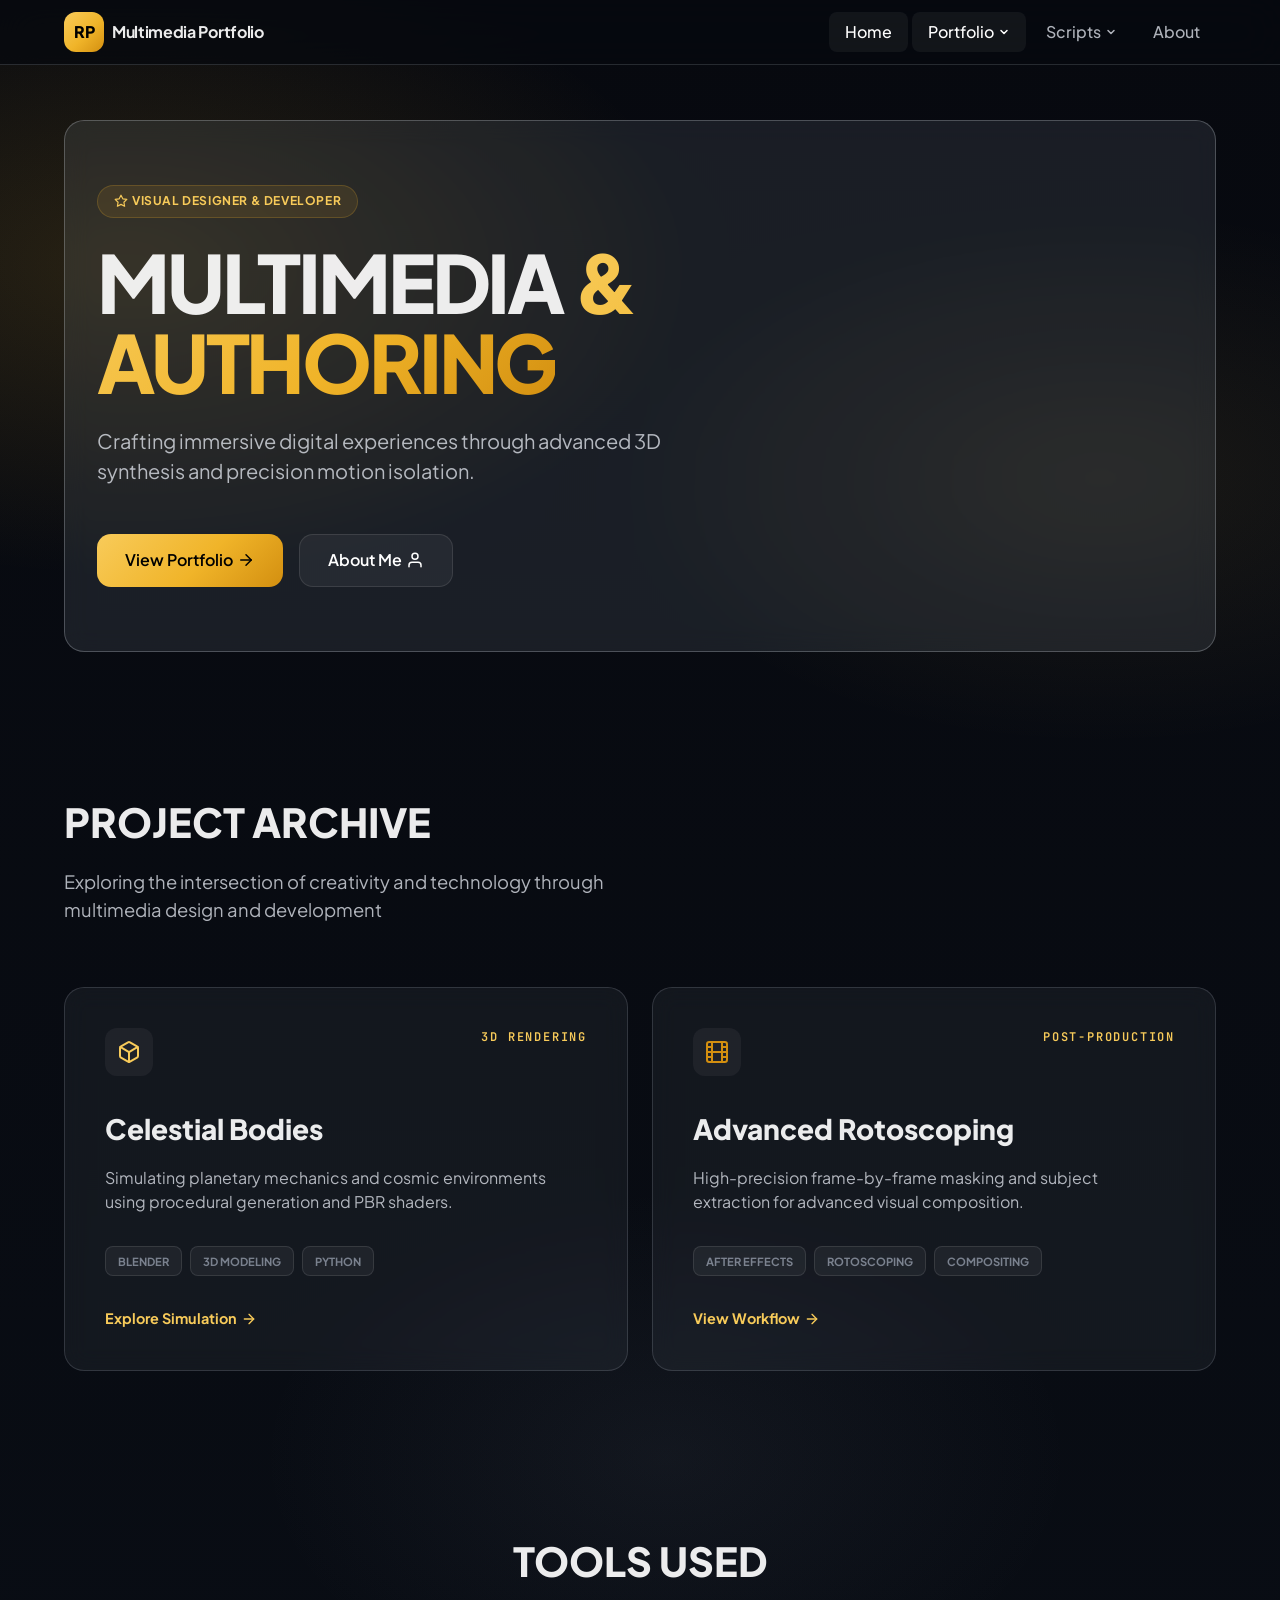
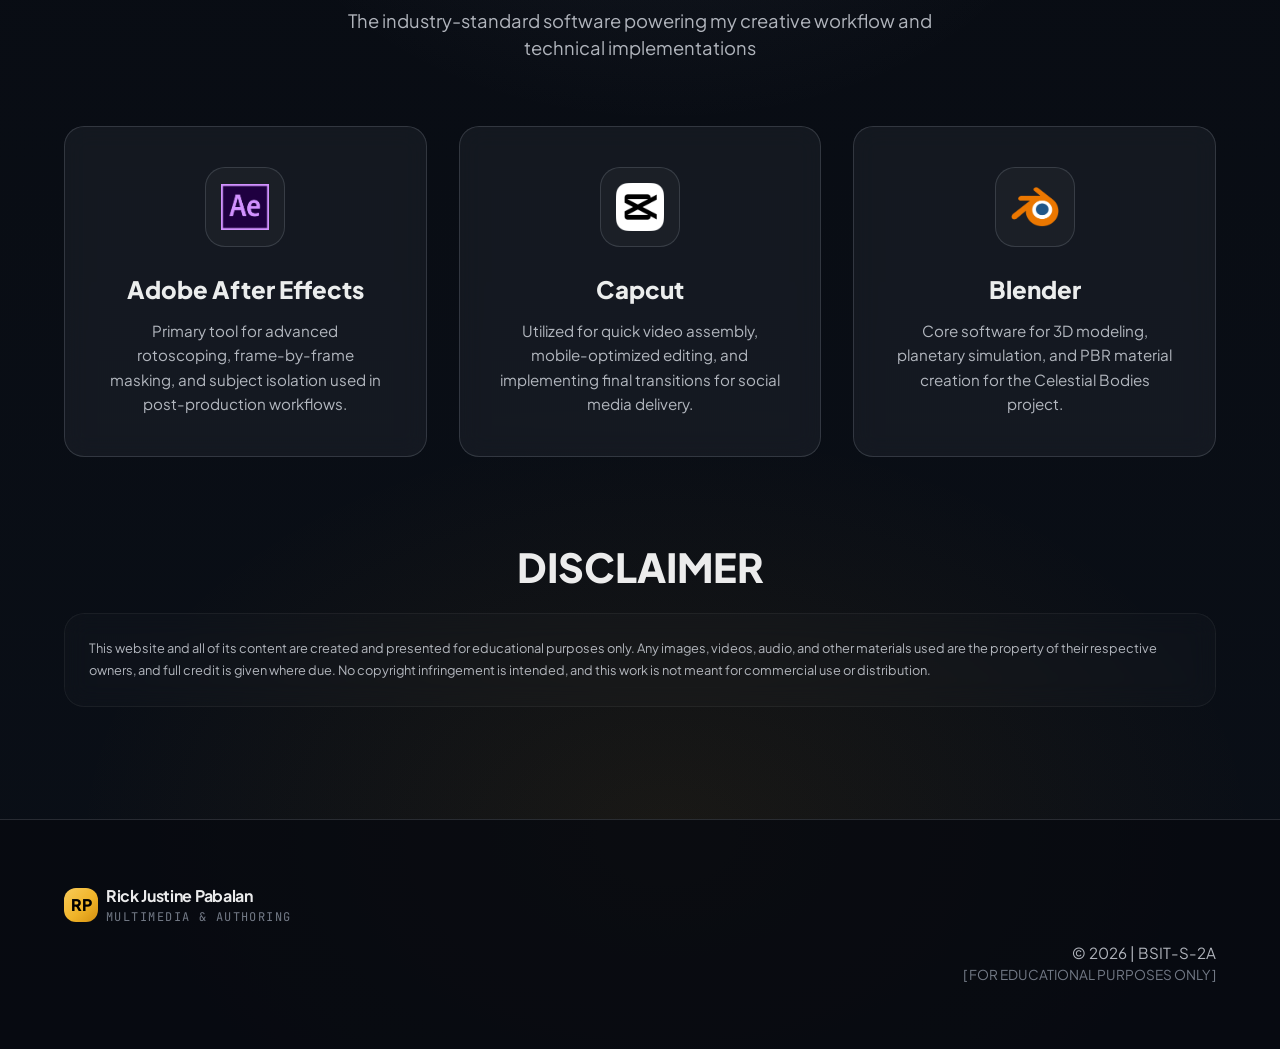
<file: index.html>
<!DOCTYPE html>
<html lang="en">

<head>
    <meta charset="UTF-8">
    <meta name="viewport" content="width=device-width, initial-scale=1.0">
    <title>Multimedia & Authoring Portfolio - Rick Justine Pabalan</title>
    <link rel="stylesheet" href="assets/css/main.css">
</head>

<body>

    <nav class="glass-nav">
        <div class="container nav-container">
            <a class="navbar-brand d-flex align-items-center gap-2 text-decoration-none" href="index.html">
                <span class="brand-mark">RP</span>
                <span class="d-none d-sm-inline fw-bold ls-neg-02">Multimedia Portfolio</span>
            </a>

            <button class="nav-toggler" id="menu-toggle" aria-label="Toggle navigation">
                <svg width="24" height="24" viewBox="0 0 24 24" fill="none" stroke="currentColor" stroke-width="2" stroke-linecap="round" stroke-linejoin="round"><line x1="3" y1="12" x2="21" y2="12"></line><line x1="3" y1="6" x2="21" y2="6"></line><line x1="3" y1="18" x2="21" y2="18"></line></svg>
            </button>

            <div class="nav-menu" id="nav-menu">
                <ul class="d-flex align-items-center gap-1 m-0 p-0 list-unstyled">
                    <li>
                        <a class="nav-link" href="index.html"><span>Home</span></a>
                    </li>
                    <li class="position-relative custom-dropdown">
                        <a class="nav-link d-flex align-items-center gap-1" href="portfolio/index.html">
                            <span>Portfolio</span>
                            <svg width="12" height="12" viewBox="0 0 24 24" fill="none" stroke="currentColor" stroke-width="3" stroke-linecap="round" stroke-linejoin="round"><path d="M6 9l6 6 6-6"/></svg>
                        </a>
                        <div class="dropdown-content glass">
                            <a class="nav-link" href="portfolio/index.html">
                                <svg width="14" height="14" viewBox="0 0 24 24" fill="none" stroke="currentColor" stroke-width="2" stroke-linecap="round" stroke-linejoin="round" class="me-2"><rect x="3" y="3" width="7" height="7"></rect><rect x="14" y="3" width="7" height="7"></rect><rect x="14" y="14" width="7" height="7"></rect><rect x="3" y="14" width="7" height="7"></rect></svg>
                                Project Archive
                            </a>
                            <div class="divider-light"></div>
                            <a class="nav-link" href="portfolio/solarsystem.html">
                                <svg width="14" height="14" viewBox="0 0 24 24" fill="none" stroke="currentColor" stroke-width="2" stroke-linecap="round" stroke-linejoin="round" class="me-2"><path d="M21 16V8a2 2 0 0 0-1-1.73l-7-4a2 2 0 0 0-2 0l-7 4A2 2 0 0 0 3 8v8a2 2 0 0 0 1 1.73l7 4a2 2 0 0 0 2 0l7-4A2 2 0 0 0 21 16z"></path><polyline points="3.27 6.96 12 12.01 20.73 6.96"></polyline><line x1="12" y1="22.08" x2="12" y2="12"></line></svg>
                                Blender — Solar System
                            </a>
                            <a class="nav-link" href="portfolio/rotoscope.html">
                                <svg width="14" height="14" viewBox="0 0 24 24" fill="none" stroke="currentColor" stroke-width="2" stroke-linecap="round" stroke-linejoin="round" class="me-2"><rect x="2" y="2" width="20" height="20" rx="2.18" ry="2.18"></rect><line x1="7" y1="2" x2="7" y2="22"></line><line x1="17" y1="2" x2="17" y2="22"></line><line x1="2" y1="12" x2="22" y2="12"></line><line x1="2" y1="7" x2="7" y2="7"></line><line x1="2" y1="17" x2="7" y2="17"></line><line x1="17" y1="17" x2="22" y2="17"></line><line x1="17" y1="7" x2="22" y2="7"></line></svg>
                                Rotoscoping — Workflow
                            </a>
                        </div>
                    </li>
                    <li class="position-relative custom-dropdown">
                        <a class="nav-link d-flex align-items-center gap-1" href="portfolio/scripts.html">
                            <span>Scripts</span>
                            <svg width="12" height="12" viewBox="0 0 24 24" fill="none" stroke="currentColor" stroke-width="3" stroke-linecap="round" stroke-linejoin="round"><path d="M6 9l6 6 6-6"/></svg>
                        </a>
                        <div class="dropdown-content glass dropdown-scripts">
                            <a class="nav-link" href="portfolio/scripts.html#sun">The Sun</a>
                            <a class="nav-link" href="portfolio/scripts.html#mercury">Mercury</a>
                            <a class="nav-link" href="portfolio/scripts.html#venus">Venus</a>
                            <a class="nav-link" href="portfolio/scripts.html#earth">Earth</a>
                            <a class="nav-link" href="portfolio/scripts.html#mars">Mars</a>
                            <a class="nav-link" href="portfolio/scripts.html#jupiter">Jupiter</a>
                            <a class="nav-link" href="portfolio/scripts.html#saturn">Saturn</a>
                            <a class="nav-link" href="portfolio/scripts.html#uranus">Uranus</a>
                            <a class="nav-link" href="portfolio/scripts.html#neptune">Neptune</a>
                            <a class="nav-link" href="portfolio/scripts.html#pluto">Pluto</a>
                            <div class="divider-light"></div>
                            <a class="nav-link" href="portfolio/scripts.html#full-solar-system">Full Solar System</a>
                        </div>
                    </li>
                    <li>
                        <a class="nav-link" href="about.html"><span>About</span></a>
                    </li>
                </ul>
            </div>
        </div>
    </nav>

    <main>
        <!-- Hero Section -->
        <section id="home" class="hero">
            <div class="container">
                <div class="glass glass--strong hero-card fade-in">
                    <div class="max-w-800">
                        <div class="pill mb-4">
                            <svg width="14" height="14" viewBox="0 0 24 24" fill="none" stroke="currentColor" stroke-width="2" stroke-linecap="round" stroke-linejoin="round" class="me-1"><path d="M12 2l3.09 6.26L22 9.27l-5 4.87 1.18 6.88L12 17.77l-6.18 3.25L7 14.14 2 9.27l6.91-1.01L12 2z"></path></svg>
                            Visual Designer & Developer
                        </div>
                        <h1 class="hero-title">MULTIMEDIA <span class="grad">& AUTHORING</span></h1>
                        <p class="hero-lead mb-5">
                            Crafting immersive digital experiences through advanced 3D synthesis 
                            and precision motion isolation.
                        </p>
                        <div class="d-flex flex-wrap gap-3">
                            <a href="#portfolio" class="btn-glass btn-accent">
                                View Portfolio 
                                <svg width="18" height="18" viewBox="0 0 24 24" fill="none" stroke="currentColor" stroke-width="2" stroke-linecap="round" stroke-linejoin="round" class="ms-1"><line x1="5" y1="12" x2="19" y2="12"></line><polyline points="12 5 19 12 12 19"></polyline></svg>
                            </a>
                            <a href="about.html" class="btn-glass">
                                About Me 
                                <svg width="18" height="18" viewBox="0 0 24 24" fill="none" stroke="currentColor" stroke-width="2" stroke-linecap="round" stroke-linejoin="round" class="ms-1"><path d="M20 21v-2a4 4 0 0 0-4-4H8a4 4 0 0 0-4 4v2"></path><circle cx="12" cy="7" r="4"></circle></svg>
                            </a>
                        </div>
                    </div>
                </div>
            </div>
        </section>

        <!-- Portfolio Section -->
        <section id="portfolio" class="section">
            <div class="container">
                <div class="section-head">
                    <div>
                        <h2 class="section-title">PROJECT ARCHIVE</h2>
                        <p class="section-desc">Exploring the intersection of creativity and technology through multimedia design and development</p>
                    </div>
                </div>
                
                <div class="grid-cards">
                    <!-- Blender Project -->
                    <div class="card-xl">
                        <div class="glass project-card lift fade-in">
                            <div class="project-top">
                                <div class="project-icon">
                                    <svg width="24" height="24" viewBox="0 0 24 24" fill="none" stroke="var(--accent-b)" stroke-width="2" stroke-linecap="round" stroke-linejoin="round"><path d="M21 16V8a2 2 0 0 0-1-1.73l-7-4a2 2 0 0 0-2 0l-7 4A2 2 0 0 0 3 8v8a2 2 0 0 0 1 1.73l7 4a2 2 0 0 0 2 0l7-4A2 2 0 0 0 21 16z"></path><polyline points="3.27 6.96 12 12.01 20.73 6.96"></polyline><line x1="12" y1="22.08" x2="12" y2="12"></line></svg>
                                </div>
                                <div class="project-kicker">3D RENDERING</div>
                            </div>
                            <h3 class="project-title">Celestial Bodies</h3>
                            <p class="project-desc">
                                Simulating planetary mechanics and cosmic environments using procedural generation and PBR shaders.
                            </p>
                            <div class="tags">
                                <span class="tag">BLENDER</span>
                                <span class="tag">3D MODELING</span>
                                <span class="tag">PYTHON</span>
                            </div>
                            <a href="./portfolio/solarsystem.html" class="card-link">
                                Explore Simulation 
                                <svg width="16" height="16" viewBox="0 0 24 24" fill="none" stroke="currentColor" stroke-width="2" stroke-linecap="round" stroke-linejoin="round" class="ms-1"><line x1="5" y1="12" x2="19" y2="12"></line><polyline points="12 5 19 12 12 19"></polyline></svg>
                            </a>
                        </div>
                    </div>

                    <!-- Rotoscoping -->
                    <div class="card-xl">
                        <div class="glass project-card lift fade-in">
                            <div class="project-top">
                                <div class="project-icon">
                                    <svg width="24" height="24" viewBox="0 0 24 24" fill="none" stroke="var(--accent-c)" stroke-width="2" stroke-linecap="round" stroke-linejoin="round"><rect x="2" y="2" width="20" height="20" rx="2.18" ry="2.18"></rect><line x1="7" y1="2" x2="7" y2="22"></line><line x1="17" y1="2" x2="17" y2="22"></line><line x1="2" y1="12" x2="22" y2="12"></line><line x1="2" y1="7" x2="7" y2="7"></line><line x1="2" y1="17" x2="7" y2="17"></line><line x1="17" y1="17" x2="22" y2="17"></line><line x1="17" y1="7" x2="22" y2="7"></line></svg>
                                </div>
                                <div class="project-kicker">POST-PRODUCTION</div>
                            </div>
                            <h3 class="project-title">Advanced Rotoscoping</h3>
                            <p class="project-desc">
                                High-precision frame-by-frame masking and subject extraction for advanced visual composition.
                            </p>
                            <div class="tags">
                                <span class="tag">AFTER EFFECTS</span>
                                <span class="tag">ROTOSCOPING</span>
                                <span class="tag">COMPOSITING</span>
                            </div>
                            <a href="./portfolio/rotoscope.html" class="card-link">
                                View Workflow 
                                <svg width="16" height="16" viewBox="0 0 24 24" fill="none" stroke="currentColor" stroke-width="2" stroke-linecap="round" stroke-linejoin="round" class="ms-1"><line x1="5" y1="12" x2="19" y2="12"></line><polyline points="12 5 19 12 12 19"></polyline></svg>
                            </a>
                        </div>
                    </div>
                </div>
            </div>
        </section>

        <!-- Tools Used Section -->
        <section id="tools" class="section">
            <div class="container">
                <div class="section-head text-center mx-auto">
                    <h2 class="section-title">TOOLS USED</h2>
                    <p class="section-desc mx-auto">The industry-standard software powering my creative workflow and technical implementations</p>
                </div>

                <div class="tools-grid">
                    <!-- After Effects -->
                    <div class="tool-item">
                        <div class="glass tool-card lift fade-in">
                            <div class="tool-logo-wrapper">
                                <img src="images/AE.png" alt="Adobe After Effects" class="tool-logo">
                            </div>
                            <h3 class="tool-name">Adobe After Effects</h3>
                            <p class="tool-desc">
                                Primary tool for advanced rotoscoping, frame-by-frame masking, and subject isolation used in post-production workflows.
                            </p>
                        </div>
                    </div>

                    <!-- Capcut -->
                    <div class="tool-item">
                        <div class="glass tool-card lift fade-in">
                            <div class="tool-logo-wrapper">
                                <img src="images/Capcut.webp" alt="Capcut" class="tool-logo">
                            </div>
                            <h3 class="tool-name">Capcut</h3>
                            <p class="tool-desc">
                                Utilized for quick video assembly, mobile-optimized editing, and implementing final transitions for social media delivery.
                            </p>
                        </div>
                    </div>

                    <!-- Blender -->
                    <div class="tool-item">
                        <div class="glass tool-card lift fade-in">
                            <div class="tool-logo-wrapper">
                                <img src="images/blender.png" alt="Blender" class="tool-logo">
                            </div>
                            <h3 class="tool-name">Blender</h3>
                            <p class="tool-desc">
                                Core software for 3D modeling, planetary simulation, and PBR material creation for the Celestial Bodies project.
                            </p>
                        </div>
                    </div>
                </div>
            </div>
        </section>

        <!-- Global Disclaimer Section -->
        <section class="section pb-5 pt-0">
            <div class="container">
                <h2 class="section-title text-center mb-3">DISCLAIMER</h2>
                <div class="glass p-4 disclaimer-box">
                    <div class="muted fs-small lh-1-7">
                        This website and all of its content are created and presented for educational purposes only. Any images, videos, audio, and other materials used are the property of their respective owners, and full credit is given where due. No copyright infringement is intended, and this work is not meant for commercial use or distribution.
                    </div>
                </div>
            </div>
        </section>
    </main>

    <footer class="glass-footer">
        <div class="container">
            <div class="d-flex flex-column flex-md-row justify-content-between align-items-start align-items-md-center gap-3">
                <div class="d-flex align-items-center gap-2">
                    <span class="brand-mark footer-brand-mark">RP</span>
                    <div>
                        <div class="fw-bold ls-neg-02">Rick Justine Pabalan</div>
                        <div class="muted-2 mono fs-xs ls-012">MULTIMEDIA & AUTHORING</div>
                    </div>
                </div>

                <div class="text-md-end">
                    <div class="muted fs-095">&copy; 2026 | BSIT-S-2A</div>
                    <div class="muted-2 fs-085">[ FOR EDUCATIONAL PURPOSES ONLY ]</div>
                </div>
            </div>
        </div>
    </footer>

    <script src="assets/js/main.js"></script>

</body>

</html>
</file>
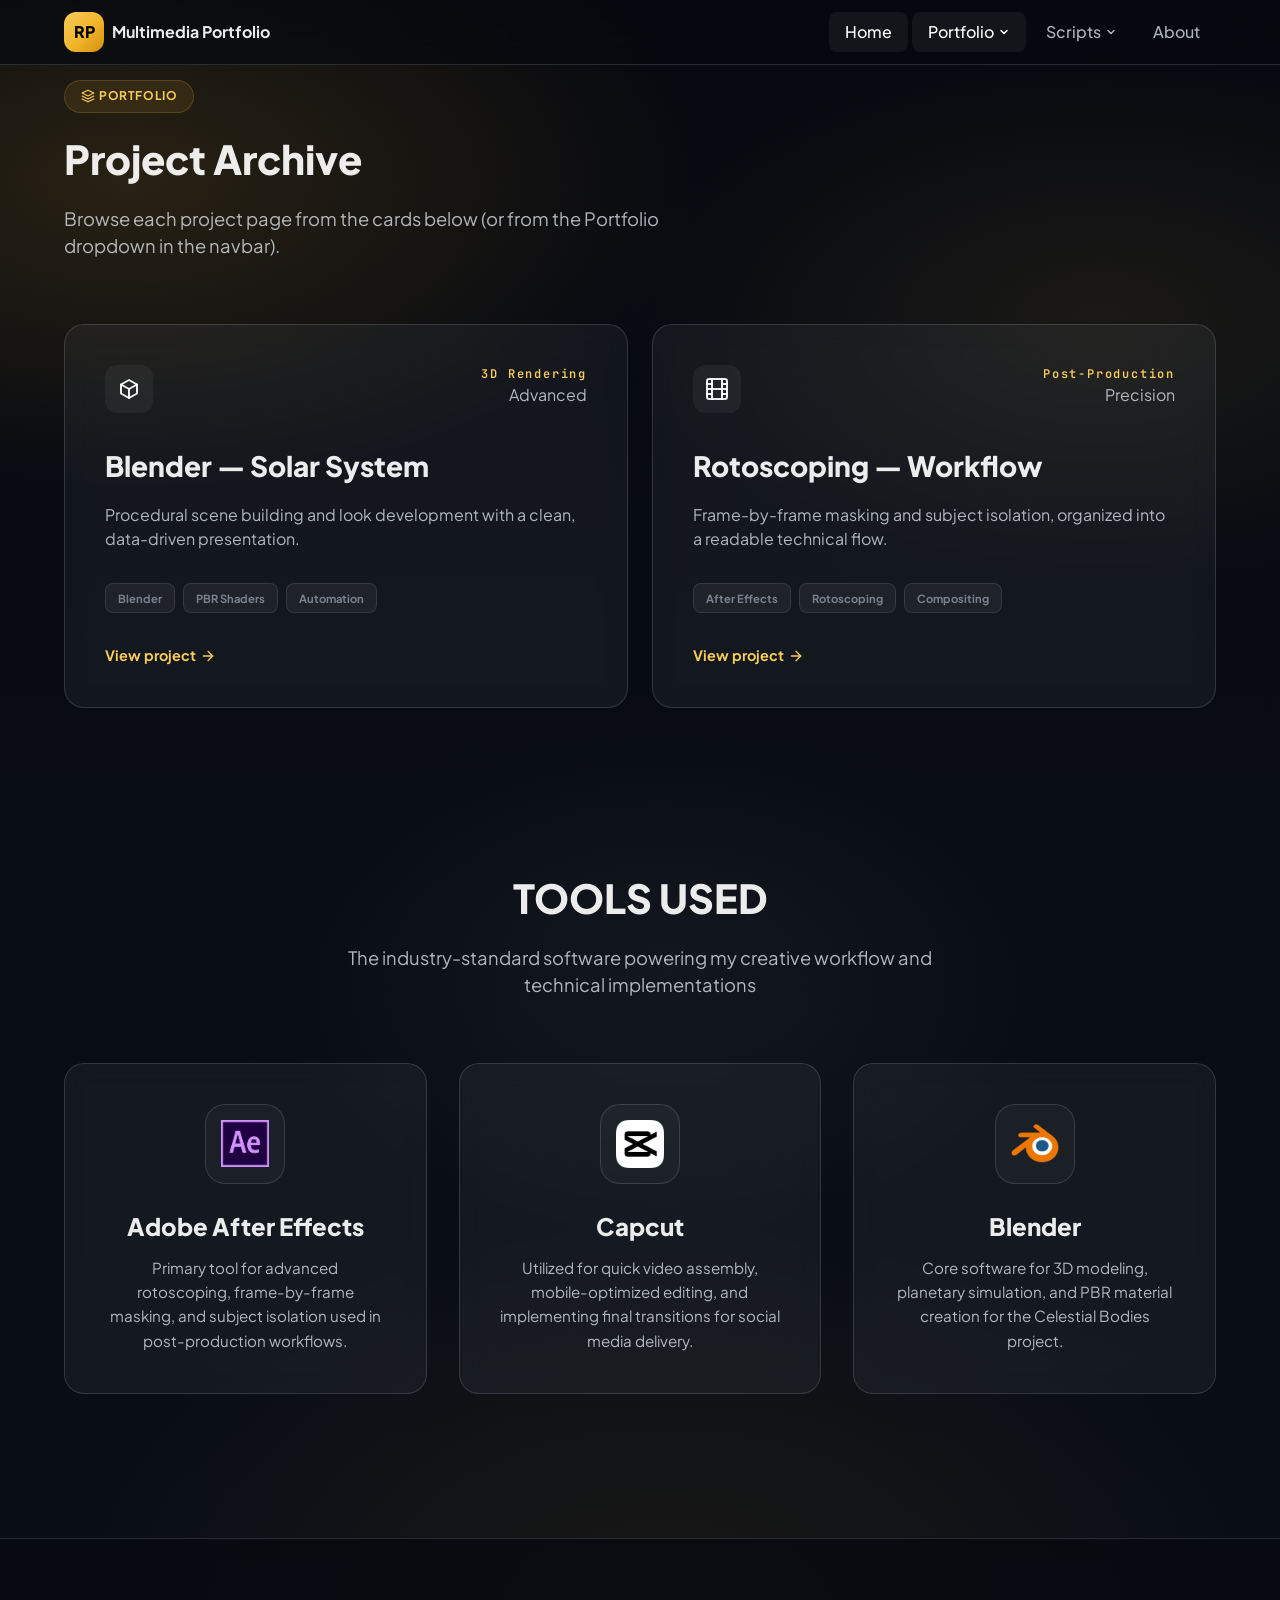
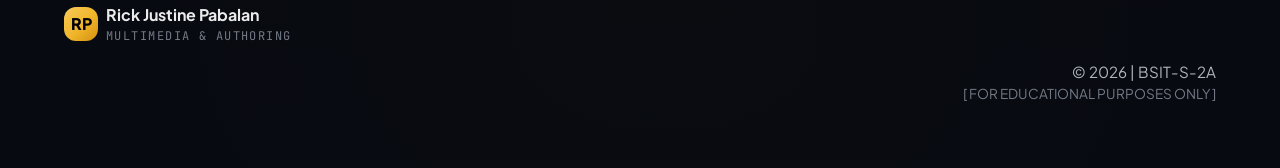
<file: portfolio/index.html>
<!DOCTYPE html>
<html lang="en">

<head>
    <meta charset="UTF-8">
    <meta name="viewport" content="width=device-width, initial-scale=1.0">
    <title>Project Archive - Rick Justine Pabalan</title>
    <link rel="stylesheet" href="../assets/css/main.css">
</head>

<body>

    <nav class="glass-nav">
        <div class="nav-container">
            <a class="d-flex align-items-center gap-2" href="../index.html">
                <span class="brand-mark">RP</span>
                <span class="d-none d-sm-inline fw-bold">Multimedia Portfolio</span>
            </a>

            <button class="nav-toggler" id="menu-toggle" aria-label="Toggle navigation">
                <svg width="24" height="24" viewBox="0 0 24 24" fill="none" stroke="currentColor" stroke-width="2" stroke-linecap="round" stroke-linejoin="round"><line x1="3" y1="12" x2="21" y2="12"></line><line x1="3" y1="6" x2="21" y2="6"></line><line x1="3" y1="18" x2="21" y2="18"></line></svg>
            </button>

            <div class="nav-menu" id="nav-menu">
                <ul class="d-flex align-items-center gap-1 m-0 p-0 list-unstyled">
                    <li><a class="nav-link" href="../index.html">Home</a></li>
                    <li class="custom-dropdown">
                        <a class="nav-link" href="index.html">
                            Portfolio
                            <svg class="ms-1" width="12" height="12" viewBox="0 0 24 24" fill="none" stroke="currentColor" stroke-width="3" stroke-linecap="round" stroke-linejoin="round"><path d="M6 9l6 6 6-6"/></svg>
                        </a>
                        <div class="dropdown-content glass">
                            <a class="nav-link" href="index.html">
                                <svg class="me-2" width="14" height="14" viewBox="0 0 24 24" fill="none" stroke="currentColor" stroke-width="2" stroke-linecap="round" stroke-linejoin="round"><rect x="3" y="3" width="7" height="7"></rect><rect x="14" y="3" width="7" height="7"></rect><rect x="14" y="14" width="7" height="7"></rect><rect x="3" y="14" width="7" height="7"></rect></svg>
                                Project Archive
                            </a>
                            <div class="divider-light"></div>
                            <a class="nav-link" href="solarsystem.html">
                                <svg class="me-2" width="14" height="14" viewBox="0 0 24 24" fill="none" stroke="currentColor" stroke-width="2" stroke-linecap="round" stroke-linejoin="round"><path d="M21 16V8a2 2 0 0 0-1-1.73l-7-4a2 2 0 0 0-2 0l-7 4A2 2 0 0 0 3 8v8a2 2 0 0 0 1 1.73l7 4a2 2 0 0 0 2 0l7-4A2 2 0 0 0 21 16z"></path><polyline points="3.27 6.96 12 12.01 20.73 6.96"></polyline><line x1="12" y1="22.08" x2="12" y2="12"></line></svg>
                                Blender — Solar System
                            </a>
                            <a class="nav-link" href="rotoscope.html">
                                <svg class="me-2" width="14" height="14" viewBox="0 0 24 24" fill="none" stroke="currentColor" stroke-width="2" stroke-linecap="round" stroke-linejoin="round"><rect x="2" y="2" width="20" height="20" rx="2.18" ry="2.18"></rect><line x1="7" y1="2" x2="7" y2="22"></line><line x1="17" y1="2" x2="17" y2="22"></line><line x1="2" y1="12" x2="22" y2="12"></line><line x1="2" y1="7" x2="7" y2="7"></line><line x1="2" y1="17" x2="7" y2="17"></line><line x1="17" y1="17" x2="22" y2="17"></line><line x1="17" y1="7" x2="22" y2="7"></line></svg>
                                Rotoscoping — Workflow
                            </a>
                        </div>
                    </li>
                    <li class="custom-dropdown">
                        <a class="nav-link" href="scripts.html">
                            Scripts
                            <svg class="ms-1" width="12" height="12" viewBox="0 0 24 24" fill="none" stroke="currentColor" stroke-width="3" stroke-linecap="round" stroke-linejoin="round"><path d="M6 9l6 6 6-6"/></svg>
                        </a>
                        <div class="dropdown-content glass dropdown-scripts">
                            <a class="nav-link" href="scripts.html#sun">The Sun</a>
                            <a class="nav-link" href="scripts.html#mercury">Mercury</a>
                            <a class="nav-link" href="scripts.html#venus">Venus</a>
                            <a class="nav-link" href="scripts.html#earth">Earth</a>
                            <a class="nav-link" href="scripts.html#mars">Mars</a>
                            <a class="nav-link" href="scripts.html#jupiter">Jupiter</a>
                            <a class="nav-link" href="scripts.html#saturn">Saturn</a>
                            <a class="nav-link" href="scripts.html#uranus">Uranus</a>
                            <a class="nav-link" href="scripts.html#neptune">Neptune</a>
                            <a class="nav-link" href="scripts.html#pluto">Pluto</a>
                            <a class="nav-link" href="scripts.html#moon">Moon</a>
                            <div class="divider-light"></div>
                            <a class="nav-link" href="scripts.html#full-solar-system">Full Solar System</a>
                        </div>
                    </li>
                    <li><a class="nav-link" href="../about.html">About</a></li>
                </ul>
            </div>
        </div>
    </nav>

    <main>
        <!-- Portfolio Section -->
        <section id="portfolio" class="section">
            <div class="container">
                <div class="section-head">
                    <div>
                        <div class="pill">
                            <svg width="14" height="14" viewBox="0 0 24 24" fill="none" stroke="currentColor" stroke-width="2" stroke-linecap="round" stroke-linejoin="round" class="me-1"><polygon points="12 2 2 7 12 12 22 7 12 2"></polygon><polyline points="2 17 12 22 22 17"></polyline><polyline points="2 12 12 17 22 12"></polyline></svg>
                            Portfolio
                        </div>
                        <h1 class="section-title mt-3">Project Archive</h1>
                        <p class="section-desc">Browse each project page from the cards below (or from the Portfolio dropdown in the navbar).</p>
                    </div>
                </div>

                <div class="grid-cards">
                    <div class="card-xl">
                        <div class="glass project-card lift fade-in">
                            <div class="project-top">
                                <div class="project-icon">
                                    <svg width="24" height="24" viewBox="0 0 24 24" fill="none" stroke="currentColor" stroke-width="2" stroke-linecap="round" stroke-linejoin="round"><path d="M12 3l8 4.5v9L12 21l-8-4.5v-9L12 3z"></path><path d="M12 12l8-4.5"></path><path d="M12 12v9"></path><path d="M12 12L4 7.5"></path></svg>
                                </div>
                                <div class="text-md-end">
                                    <div class="project-kicker">3D Rendering</div>
                                    <div class="muted">Advanced</div>
                                </div>
                            </div>
                            <h2 class="project-title">Blender — Solar System</h2>
                            <p class="project-desc">Procedural scene building and look development with a clean, data-driven presentation.</p>
                            <div class="tags">
                                <span class="tag">Blender</span>
                                <span class="tag">PBR Shaders</span>
                                <span class="tag">Automation</span>
                            </div>
                            <a class="card-link" href="solarsystem.html">
                                <span>View project</span>
                                <svg width="16" height="16" viewBox="0 0 24 24" fill="none" stroke="currentColor" stroke-width="2" stroke-linecap="round" stroke-linejoin="round" class="ms-1"><line x1="5" y1="12" x2="19" y2="12"></line><polyline points="12 5 19 12 12 19"></polyline></svg>
                            </a>
                        </div>
                    </div>

                    <div class="card-xl">
                        <div class="glass project-card lift fade-in">
                            <div class="project-top">
                                <div class="project-icon">
                                    <svg width="24" height="24" viewBox="0 0 24 24" fill="none" stroke="currentColor" stroke-width="2" stroke-linecap="round" stroke-linejoin="round"><rect x="2" y="2" width="20" height="20" rx="2.18" ry="2.18"></rect><line x1="7" y1="2" x2="7" y2="22"></line><line x1="17" y1="2" x2="17" y2="22"></line><line x1="2" y1="12" x2="22" y2="12"></line><line x1="2" y1="7" x2="7" y2="7"></line><line x1="2" y1="17" x2="7" y2="17"></line><line x1="17" y1="17" x2="22" y2="17"></line><line x1="17" y1="7" x2="22" y2="7"></line></svg>
                                </div>
                                <div class="text-md-end">
                                    <div class="project-kicker">Post-Production</div>
                                    <div class="muted">Precision</div>
                                </div>
                            </div>
                            <h2 class="project-title">Rotoscoping — Workflow</h2>
                            <p class="project-desc">Frame-by-frame masking and subject isolation, organized into a readable technical flow.</p>
                            <div class="tags">
                                <span class="tag">After Effects</span>
                                <span class="tag">Rotoscoping</span>
                                <span class="tag">Compositing</span>
                            </div>
                            <a class="card-link" href="rotoscope.html">
                                <span>View project</span>
                                <svg width="16" height="16" viewBox="0 0 24 24" fill="none" stroke="currentColor" stroke-width="2" stroke-linecap="round" stroke-linejoin="round" class="ms-1"><line x1="5" y1="12" x2="19" y2="12"></line><polyline points="12 5 19 12 12 19"></polyline></svg>
                            </a>
                        </div>
                    </div>
                </div>
            </div>
    </section>

    <!-- Tools Used Section -->
        <section id="tools" class="section">
            <div class="container">
                <div class="section-head text-center mx-auto">
                    <h2 class="section-title">TOOLS USED</h2>
                    <p class="section-desc mx-auto">The industry-standard software powering my creative workflow and technical implementations</p>
                </div>

                <div class="tools-grid">
                    <!-- After Effects -->
                    <div class="tool-item">
                        <div class="glass tool-card lift fade-in">
                            <div class="tool-logo-wrapper">
                                <img src="../images/AE.png" alt="Adobe After Effects" class="tool-logo">
                            </div>
                            <h3 class="tool-name">Adobe After Effects</h3>
                            <p class="tool-desc">
                                Primary tool for advanced rotoscoping, frame-by-frame masking, and subject isolation used in post-production workflows.
                            </p>
                        </div>
                    </div>

                    <!-- Capcut -->
                    <div class="tool-item">
                        <div class="glass tool-card lift fade-in">
                            <div class="tool-logo-wrapper">
                                <img src="../images/Capcut.webp" alt="Capcut" class="tool-logo">
                            </div>
                            <h3 class="tool-name">Capcut</h3>
                            <p class="tool-desc">
                                Utilized for quick video assembly, mobile-optimized editing, and implementing final transitions for social media delivery.
                            </p>
                        </div>
                    </div>

                    <!-- Blender -->
                    <div class="tool-item">
                        <div class="glass tool-card lift fade-in">
                            <div class="tool-logo-wrapper">
                                <img src="../images/blender.png" alt="Blender" class="tool-logo">
                            </div>
                            <h3 class="tool-name">Blender</h3>
                            <p class="tool-desc">
                                Core software for 3D modeling, planetary simulation, and PBR material creation for the Celestial Bodies project.
                            </p>
                        </div>
                    </div>
                </div>
            </div>
        </section>
    </main>

    <footer class="glass-footer">
        <div class="container">
            <div class="d-flex flex-column flex-md-row justify-content-between align-items-start align-items-md-center gap-3">
                <div class="d-flex align-items-center gap-2">
                    <span class="brand-mark footer-brand-mark">RP</span>
                    <div>
                        <div class="fw-bold">Rick Justine Pabalan</div>
                        <div class="muted-2 mono fs-xs ls-012">MULTIMEDIA & AUTHORING</div>
                    </div>
                </div>

                <div class="text-md-end">
                    <div class="muted fs-095">&copy; 2026 | BSIT-S-2A</div>
                    <div class="muted-2 fs-085">[ FOR EDUCATIONAL PURPOSES ONLY ]</div>
                </div>
            </div>
        </div>
    </footer>

    <script src="../assets/js/main.js"></script>

</body>

</html>
</file>
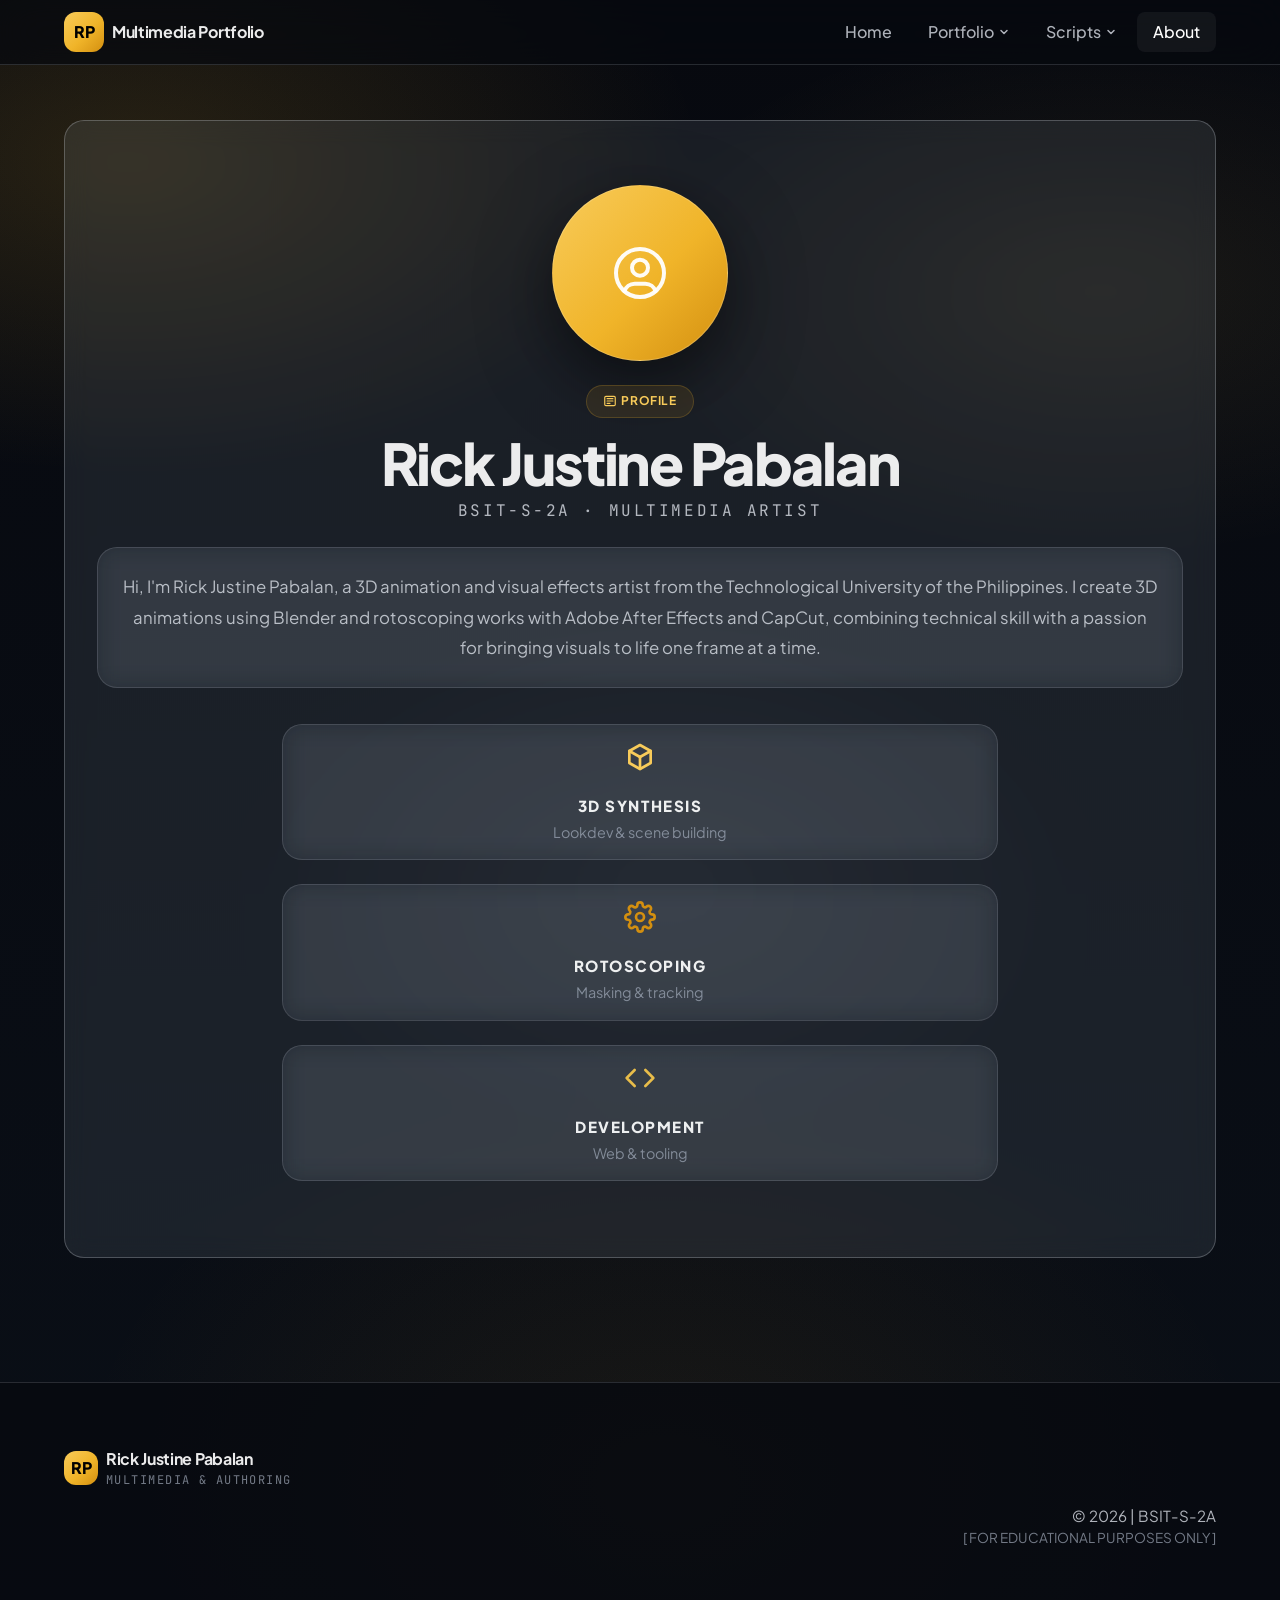
<file: about.html>
<!DOCTYPE html>
<html lang="en">

<head>
    <meta charset="UTF-8">
    <meta name="viewport" content="width=device-width, initial-scale=1.0">
    <title>About - Rick Justine Pabalan</title>
    <link rel="stylesheet" href="assets/css/main.css">
</head>

<body>

    <nav class="glass-nav">
        <div class="container nav-container">
            <a class="navbar-brand d-flex align-items-center gap-2 text-decoration-none" href="index.html">
                <span class="brand-mark">RP</span>
                <span class="d-none d-sm-inline fw-bold ls-neg-02">Multimedia Portfolio</span>
            </a>

            <button class="nav-toggler" id="menu-toggle" aria-label="Toggle navigation">
                <svg width="24" height="24" viewBox="0 0 24 24" fill="none" stroke="currentColor" stroke-width="2" stroke-linecap="round" stroke-linejoin="round"><line x1="3" y1="12" x2="21" y2="12"></line><line x1="3" y1="6" x2="21" y2="6"></line><line x1="3" y1="18" x2="21" y2="18"></line></svg>
            </button>

            <div class="nav-menu" id="nav-menu">
                <ul class="d-flex align-items-center gap-1 m-0 p-0 list-unstyled">
                    <li>
                        <a class="nav-link" href="index.html"><span>Home</span></a>
                    </li>
                    <li class="position-relative custom-dropdown">
                        <a class="nav-link d-flex align-items-center gap-1" href="portfolio/index.html">
                            <span>Portfolio</span>
                            <svg width="12" height="12" viewBox="0 0 24 24" fill="none" stroke="currentColor" stroke-width="3" stroke-linecap="round" stroke-linejoin="round"><path d="M6 9l6 6 6-6"/></svg>
                        </a>
                        <div class="dropdown-content glass">
                            <a class="nav-link" href="portfolio/index.html">
                                <svg width="14" height="14" viewBox="0 0 24 24" fill="none" stroke="currentColor" stroke-width="2" stroke-linecap="round" stroke-linejoin="round" class="me-2"><rect x="3" y="3" width="7" height="7"></rect><rect x="14" y="3" width="7" height="7"></rect><rect x="14" y="14" width="7" height="7"></rect><rect x="3" y="14" width="7" height="7"></rect></svg>
                                Project Archive
                            </a>
                            <div class="divider-light"></div>
                            <a class="nav-link" href="portfolio/solarsystem.html">
                                <svg width="14" height="14" viewBox="0 0 24 24" fill="none" stroke="currentColor" stroke-width="2" stroke-linecap="round" stroke-linejoin="round" class="me-2"><path d="M21 16V8a2 2 0 0 0-1-1.73l-7-4a2 2 0 0 0-2 0l-7 4A2 2 0 0 0 3 8v8a2 2 0 0 0 1 1.73l7 4a2 2 0 0 0 2 0l7-4A2 2 0 0 0 21 16z"></path><polyline points="3.27 6.96 12 12.01 20.73 6.96"></polyline><line x1="12" y1="22.08" x2="12" y2="12"></line></svg>
                                Blender — Solar System
                            </a>
                            <a class="nav-link" href="portfolio/rotoscope.html">
                                <svg width="14" height="14" viewBox="0 0 24 24" fill="none" stroke="currentColor" stroke-width="2" stroke-linecap="round" stroke-linejoin="round" class="me-2"><rect x="2" y="2" width="20" height="20" rx="2.18" ry="2.18"></rect><line x1="7" y1="2" x2="7" y2="22"></line><line x1="17" y1="2" x2="17" y2="22"></line><line x1="2" y1="12" x2="22" y2="12"></line><line x1="2" y1="7" x2="7" y2="7"></line><line x1="2" y1="17" x2="7" y2="17"></line><line x1="17" y1="17" x2="22" y2="17"></line><line x1="17" y1="7" x2="22" y2="7"></line></svg>
                                Rotoscoping — Workflow
                            </a>
                        </div>
                    </li>
                    <li class="position-relative custom-dropdown">
                        <a class="nav-link d-flex align-items-center gap-1" href="portfolio/scripts.html">
                            <span>Scripts</span>
                            <svg width="12" height="12" viewBox="0 0 24 24" fill="none" stroke="currentColor" stroke-width="3" stroke-linecap="round" stroke-linejoin="round"><path d="M6 9l6 6 6-6"/></svg>
                        </a>
                        <div class="dropdown-content glass dropdown-scripts">
                            <a class="nav-link" href="portfolio/scripts.html#sun">The Sun</a>
                            <a class="nav-link" href="portfolio/scripts.html#mercury">Mercury</a>
                            <a class="nav-link" href="portfolio/scripts.html#venus">Venus</a>
                            <a class="nav-link" href="portfolio/scripts.html#earth">Earth</a>
                            <a class="nav-link" href="portfolio/scripts.html#mars">Mars</a>
                            <a class="nav-link" href="portfolio/scripts.html#jupiter">Jupiter</a>
                            <a class="nav-link" href="portfolio/scripts.html#saturn">Saturn</a>
                            <a class="nav-link" href="portfolio/scripts.html#uranus">Uranus</a>
                            <a class="nav-link" href="portfolio/scripts.html#neptune">Neptune</a>
                            <a class="nav-link" href="portfolio/scripts.html#pluto">Pluto</a>
                            <div class="divider-light"></div>
                            <a class="nav-link" href="portfolio/scripts.html#full-solar-system">Full Solar System</a>
                        </div>
                    </li>
                    <li>
                        <a class="nav-link" href="about.html"><span>About</span></a>
                    </li>
                </ul>
            </div>
        </div>
    </nav>

    <main>
        <section id="about" class="hero">
            <div class="container">
                <div class="glass glass--strong hero-card fade-in">
                    <div class="about-stack">
                        <div class="profile-container text-center mb-4 mb-md-5">
                            <div class="mx-auto profile-avatar-wrapper">
                                <svg width="64" height="64" viewBox="0 0 24 24" fill="none" stroke="rgba(255,255,255,0.95)" stroke-width="1.5" stroke-linecap="round" stroke-linejoin="round"><path d="M12 12m-9 0a9 9 0 1 0 18 0a9 9 0 1 0 -18 0"></path><path d="M12 10m-3 0a3 3 0 1 0 6 0a3 3 0 1 0 -6 0"></path><path d="M6.168 18.849a4 4 0 0 1 3.832 -2.849h4a4 4 0 0 1 3.834 2.855"></path></svg>
                            </div>
                        </div>

                        <div class="text-center mb-4 mb-md-5">
                            <div class="pill">
                                <svg width="14" height="14" viewBox="0 0 24 24" fill="none" stroke="currentColor" stroke-width="2" stroke-linecap="round" stroke-linejoin="round" class="me-1"><rect x="3" y="4" width="18" height="16" rx="2"></rect><line x1="7" y1="8" x2="17" y2="8"></line><line x1="7" y1="12" x2="17" y2="12"></line><line x1="7" y1="16" x2="12" y2="16"></line></svg>
                                Profile
                            </div>
                            <h1 class="hero-title mb-2 mt-3 fs-clamp-about">Rick Justine Pabalan</h1>
                            <p class="muted mono mb-0 ls-3">BSIT-S-2A · MULTIMEDIA ARTIST</p>
                        </div>

                        <div class="glass p-4 mb-4 mb-md-5 about-summary">
                            <p class="mb-0 text-center muted about-summary-p">
                                Hi, I'm Rick Justine Pabalan, a 3D animation and visual effects artist from the Technological University of the Philippines. I create 3D animations using Blender and rotoscoping works with Adobe After Effects and CapCut, combining technical skill with a passion for bringing visuals to life one frame at a time.
                            </p>
                        </div>

                        <div class="skill-grid row text-center justify-content-center">
                            <div class="col-10 col-sm-8 col-md-4">
                                <div class="glass p-3 lift h-100">
                                    <svg width="32" height="32" viewBox="0 0 24 24" fill="none" stroke="var(--accent-b)" stroke-width="2" stroke-linecap="round" stroke-linejoin="round" class="mb-3"><path d="M12 3l8 4.5v9L12 21l-8-4.5v-9L12 3z"></path><path d="M12 12l8-4.5"></path><path d="M12 12v9"></path><path d="M12 12L4 7.5"></path></svg>
                                    <h2 class="mb-1 skill-card-title">3D SYNTHESIS</h2>
                                    <div class="muted-2 fs-09">Lookdev & scene building</div>
                                </div>
                            </div>
                            <div class="col-10 col-sm-8 col-md-4">
                                <div class="glass p-3 lift h-100">
                                    <svg width="32" height="32" viewBox="0 0 24 24" fill="none" stroke="var(--accent-c)" stroke-width="2" stroke-linecap="round" stroke-linejoin="round" class="mb-3"><circle cx="12" cy="12" r="3"></circle><path d="M19.4 15a1.65 1.65 0 0 0 .33 1.82l.06.06a2 2 0 0 1 0 2.83 2 2 0 0 1-2.83 0l-.06-.06a1.65 1.65 0 0 0-1.82-.33 1.65 1.65 0 0 0-1 1.51V21a2 2 0 0 1-2 2 2 2 0 0 1-2-2v-.09A1.65 1.65 0 0 0 9 19.4a1.65 1.65 0 0 0-1.82.33l-.06.06a2 2 0 0 1-2.83 0 2 2 0 0 1 0-2.83l.06-.06a1.65 1.65 0 0 0 .33-1.82 1.65 1.65 0 0 0-1.51-1H3a2 2 0 0 1-2-2 2 2 0 0 1 2-2h.09A1.65 1.65 0 0 0 4.6 9a1.65 1.65 0 0 0-.33-1.82l-.06-.06a2 2 0 0 1 0-2.83 2 2 0 0 1 2.83 0l.06.06a1.65 1.65 0 0 0 1.82.33H9a1.65 1.65 0 0 0 1-1.51V3a2 2 0 0 1 2-2 2 2 0 0 1 2 2v.09a1.65 1.65 0 0 0 1 1.51 1.65 1.65 0 0 0 1.82-.33l.06-.06a2 2 0 0 1 2.83 0 2 2 0 0 1 0 2.83l-.06.06a1.65 1.65 0 0 0-.33 1.82V9a1.65 1.65 0 0 0 1.51 1H21a2 2 0 0 1 2 2 2 2 0 0 1-2 2h-.09a1.65 1.65 0 0 0-1.51 1z"></path></svg>
                                    <h2 class="mb-1 skill-card-title">ROTOSCOPING</h2>
                                    <div class="muted-2 fs-09">Masking & tracking</div>
                                </div>
                            </div>
                            <div class="col-10 col-sm-8 col-md-4">
                                <div class="glass p-3 lift h-100">
                                    <svg width="32" height="32" viewBox="0 0 24 24" fill="none" stroke="var(--accent-d)" stroke-width="2" stroke-linecap="round" stroke-linejoin="round" class="mb-3"><polyline points="16 18 22 12 16 6"></polyline><polyline points="8 6 2 12 8 18"></polyline></svg>
                                    <h2 class="mb-1 skill-card-title">DEVELOPMENT</h2>
                                    <div class="muted-2 fs-09">Web & tooling</div>
                                </div>
                            </div>
                        </div>
                    </div>
                </div>
            </div>
        </section>
    </main>

    <footer class="glass-footer">
        <div class="container">
            <div class="d-flex flex-column flex-md-row justify-content-between align-items-start align-items-md-center gap-3">
                <div class="d-flex align-items-center gap-2">
                    <span class="brand-mark footer-brand-mark">RP</span>
                    <div>
                        <div class="fw-bold ls-neg-02">Rick Justine Pabalan</div>
                        <div class="muted-2 mono fs-xs ls-012">MULTIMEDIA & AUTHORING</div>
                    </div>
                </div>

                <div class="text-md-end">
                    <div class="muted fs-095">&copy; 2026 | BSIT-S-2A</div>
                    <div class="muted-2 fs-085">[ FOR EDUCATIONAL PURPOSES ONLY ]</div>
                </div>
            </div>
        </div>
    </footer>

    <script src="assets/js/main.js"></script>

</body>

</html>
</file>
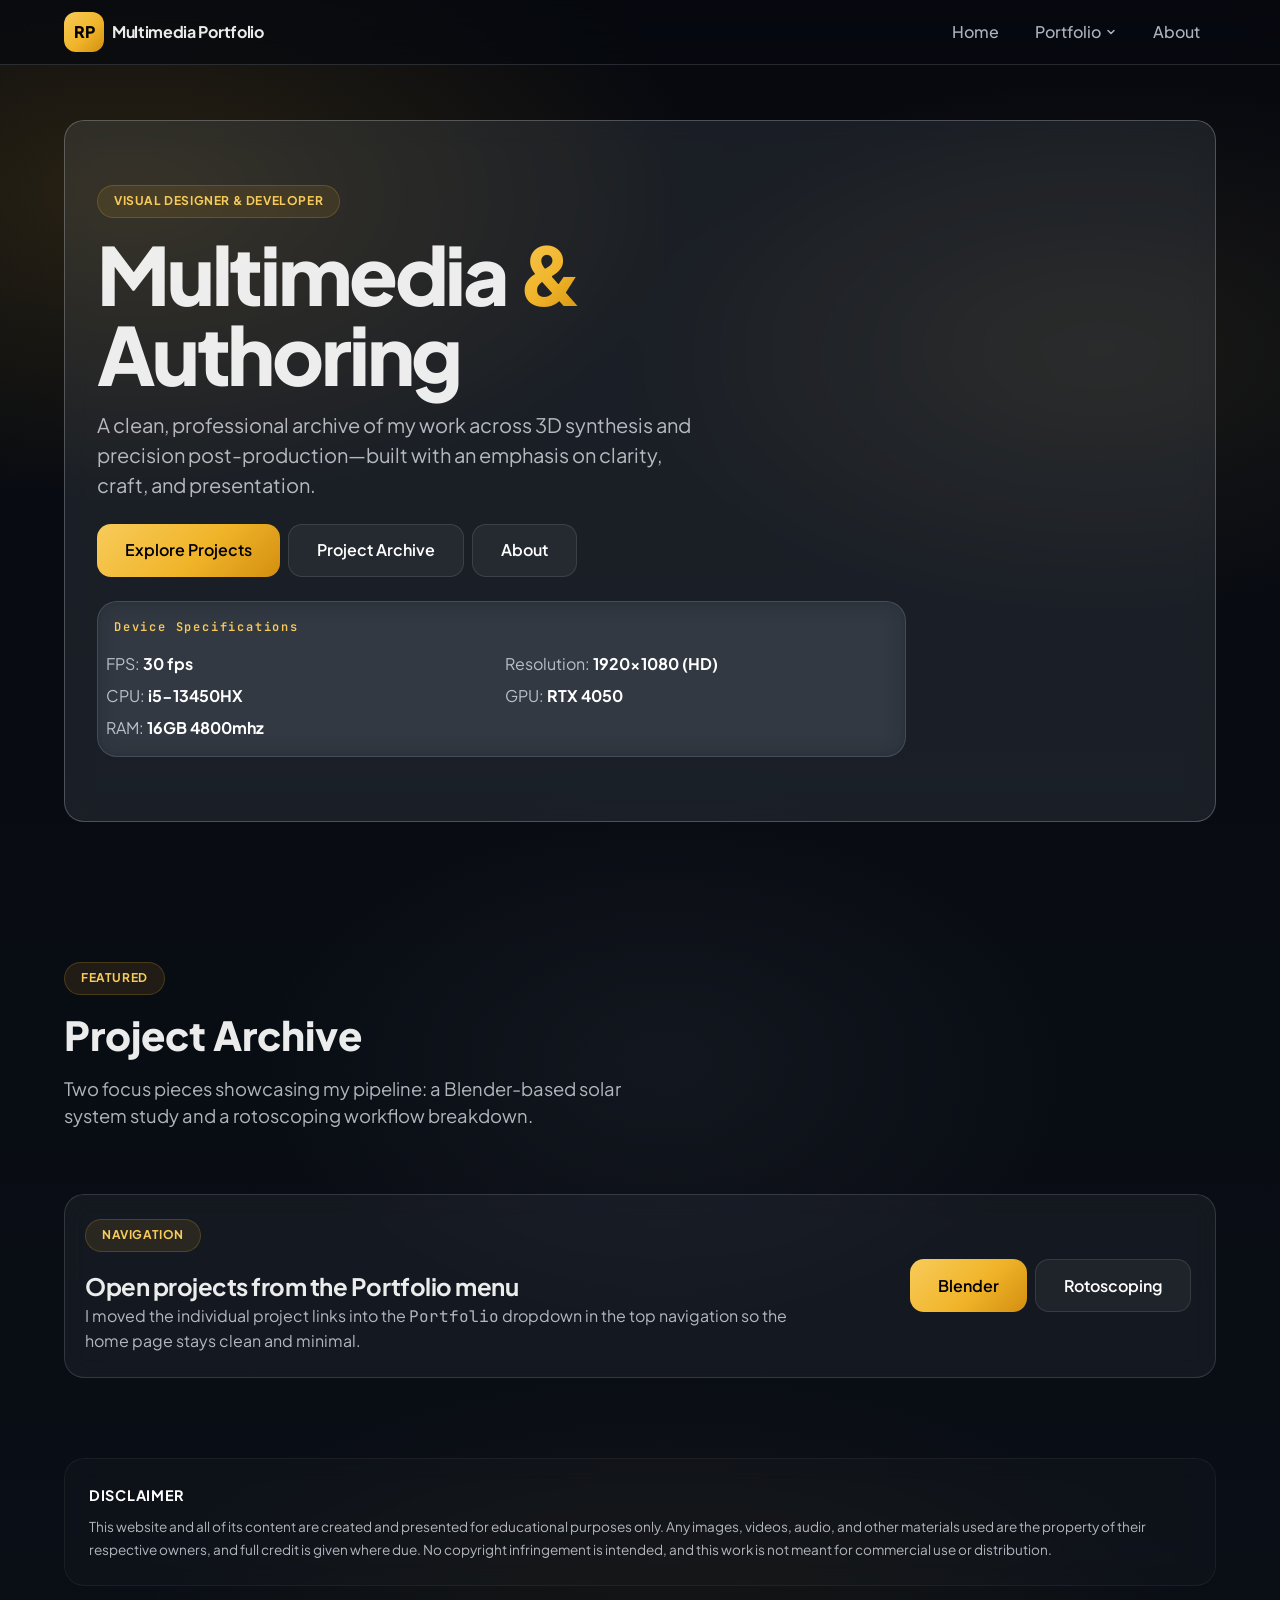
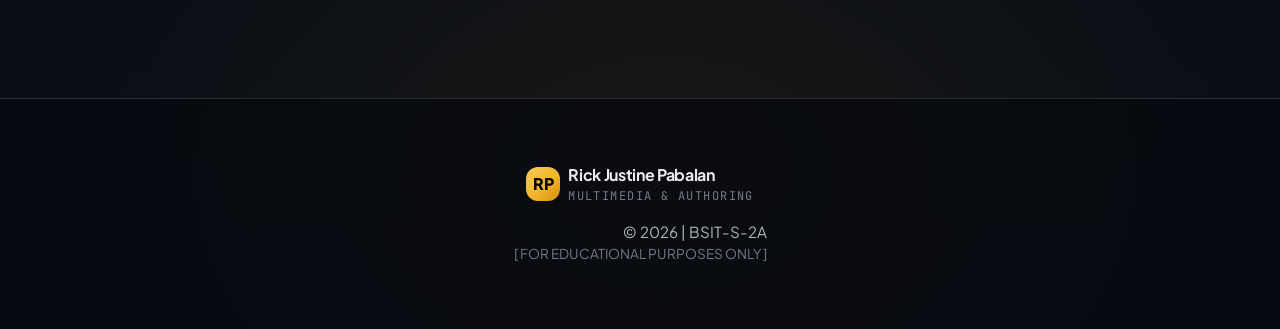
<file: index-new-design.html>
<!DOCTYPE html>
<html lang="en">

<head>
    <meta charset="UTF-8">
    <meta name="viewport" content="width=device-width, initial-scale=1.0">
    <title>Multimedia & Authoring Portfolio - Rick Justine Pabalan</title>

    <!-- Bootstrap -->
    <link href="https://cdnjs.cloudflare.com/ajax/libs/bootstrap/5.3.0/css/bootstrap.min.css" rel="stylesheet">

    <!-- Font Awesome -->
    <link href="https://cdnjs.cloudflare.com/ajax/libs/font-awesome/6.4.0/css/all.min.css" rel="stylesheet">

    <!-- Your CSS -->
    <link rel="stylesheet" href="assets/css/main.css">
</head>

<body>
    <nav class="glass-nav">
        <div class="container nav-container">
            <a class="navbar-brand d-flex align-items-center gap-2 text-decoration-none" href="index.html">
                <span class="brand-mark">RP</span>
                <span class="d-none d-sm-inline fw-bold ls-neg-02">Multimedia Portfolio</span>
            </a>

            <button class="nav-toggler" id="menu-toggle" aria-label="Toggle navigation">
                <svg width="24" height="24" viewBox="0 0 24 24" fill="none" stroke="currentColor" stroke-width="2" stroke-linecap="round" stroke-linejoin="round"><line x1="3" y1="12" x2="21" y2="12"></line><line x1="3" y1="6" x2="21" y2="6"></line><line x1="3" y1="18" x2="21" y2="18"></line></svg>
            </button>

            <div class="nav-menu" id="nav-menu">
                <ul class="d-flex align-items-center gap-1 m-0 p-0 list-unstyled">
                    <li>
                        <a class="nav-link active" href="index.html"><span>Home</span></a>
                    </li>
                    <li class="position-relative custom-dropdown">
                        <a class="nav-link d-flex align-items-center gap-1" href="portfolio/index.html">
                            <span>Portfolio</span>
                            <svg width="12" height="12" viewBox="0 0 24 24" fill="none" stroke="currentColor" stroke-width="3" stroke-linecap="round" stroke-linejoin="round"><path d="M6 9l6 6 6-6"/></svg>
                        </a>
                        <div class="dropdown-content glass">
                            <a class="nav-link" href="portfolio/index.html">
                                <svg width="14" height="14" viewBox="0 0 24 24" fill="none" stroke="currentColor" stroke-width="2" stroke-linecap="round" stroke-linejoin="round" class="me-2"><rect x="3" y="3" width="7" height="7"></rect><rect x="14" y="3" width="7" height="7"></rect><rect x="14" y="14" width="7" height="7"></rect><rect x="3" y="14" width="7" height="7"></rect></svg>
                                Project Archive
                            </a>
                            <div class="divider-light"></div>
                            <a class="nav-link" href="portfolio/solarsystem.html">
                                <svg width="14" height="14" viewBox="0 0 24 24" fill="none" stroke="currentColor" stroke-width="2" stroke-linecap="round" stroke-linejoin="round" class="me-2"><path d="M21 16V8a2 2 0 0 0-1-1.73l-7-4a2 2 0 0 0-2 0l-7 4A2 2 0 0 0 3 8v8a2 2 0 0 0 1 1.73l7 4a2 2 0 0 0 2 0l7-4A2 2 0 0 0 21 16z"></path><polyline points="3.27 6.96 12 12.01 20.73 6.96"></polyline><line x1="12" y1="22.08" x2="12" y2="12"></line></svg>
                                Blender — Solar System
                            </a>
                            <a class="nav-link" href="portfolio/rotoscope.html">
                                <svg width="14" height="14" viewBox="0 0 24 24" fill="none" stroke="currentColor" stroke-width="2" stroke-linecap="round" stroke-linejoin="round" class="me-2"><rect x="2" y="2" width="20" height="20" rx="2.18" ry="2.18"></rect><line x1="7" y1="2" x2="7" y2="22"></line><line x1="17" y1="2" x2="17" y2="22"></line><line x1="2" y1="12" x2="22" y2="12"></line><line x1="2" y1="7" x2="7" y2="7"></line><line x1="2" y1="17" x2="7" y2="17"></line><line x1="17" y1="17" x2="22" y2="17"></line><line x1="17" y1="7" x2="22" y2="7"></line></svg>
                                Rotoscoping — Workflow
                            </a>
                        </div>
                    </li>
                    <li>
                        <a class="nav-link" href="about.html"><span>About</span></a>
                    </li>
                </ul>
            </div>
        </div>
    </nav>

    <main>
        <section class="hero">
            <div class="container">
                <div class="glass glass--strong hero-card">
                    <div class="row g-4 align-items-center">
                        <div class="col-lg-9">
                            <span class="pill">Visual Designer & Developer</span>
                            <h1 class="hero-title mt-3 mb-3">
                                Multimedia <span class="grad">&</span><br />
                                Authoring
                            </h1>
                            <p class="hero-lead">
                                A clean, professional archive of my work across 3D synthesis and precision post-production—built with an emphasis on clarity, craft, and presentation.
                            </p>
                            <div class="d-flex flex-wrap gap-2 mt-4">
                                <a class="btn-glass btn-accent" href="#projects">
                                    <span>Explore Projects</span>
                                </a>
                                <a class="btn-glass" href="portfolio/index.html">
                                    <span>Project Archive</span>
                                </a>
                                <a class="btn-glass" href="about.html">
                                    <span>About</span>
                                </a>
                            </div>

                            <div class="glass mt-4 p-3 p-md-4">
                                <div class="d-flex align-items-center gap-2 mb-3">
                                    <div class="project-kicker mb-0">Device Specifications</div>
                                </div>
                                <div class="row g-2">
                                    <div class="col-sm-6"><span class="muted">FPS:</span> <strong class="text-white">30 fps</strong></div>
                                    <div class="col-sm-6"><span class="muted">Resolution:</span> <strong class="text-white">1920x1080 (HD)</strong></div>
                                    <div class="col-sm-6"><span class="muted">CPU:</span> <strong class="text-white">i5-13450HX</strong></div>
                                    <div class="col-sm-6"><span class="muted">GPU:</span> <strong class="text-white">RTX 4050</strong></div>
                                    <div class="col-sm-6"><span class="muted">RAM:</span> <strong class="text-white">16GB 4800mhz</strong></div>
                                </div>
                            </div>
                        </div>
                    </div>
                </div>
            </div>
        </section>

        <section id="projects" class="section">
            <div class="container">
                <div class="section-head">
                    <div>
                        <div class="pill">Featured</div>
                        <h2 class="section-title mt-3">Project Archive</h2>
                        <p class="section-desc">
                            Two focus pieces showcasing my pipeline: a Blender-based solar system study and a rotoscoping workflow breakdown.
                        </p>
                    </div>
                    <div class="d-none d-md-block">
                        <a class="btn-glass" href="portfolio/index.html">
                            <span>Open full archive</span>
                        </a>
                    </div>
                </div>

                <div class="glass p-4 p-md-5">
                    <div class="row g-3 align-items-center">
                        <div class="col-md-8">
                            <div class="pill mb-3">Navigation</div>
                            <div class="fw-bold fs-4 ls-neg-02">
                                Open projects from the Portfolio menu
                            </div>
                            <p class="muted mb-0 max-w-800">
                                I moved the individual project links into the <span class="mono">Portfolio</span> dropdown in the top navigation so the home page stays clean and minimal.
                            </p>
                        </div>
                        <div class="col-md-4 d-flex justify-content-md-end gap-2 flex-wrap">
                            <a class="btn-glass btn-accent" href="portfolio/solarsystem.html">
                                <span>Blender</span>
                            </a>
                            <a class="btn-glass" href="portfolio/rotoscope.html">
                                <span>Rotoscoping</span>
                            </a>
                        </div>
                    </div>
                </div>
            </div>
        </section>

        <!-- Global Disclaimer Section -->
        <section class="section pb-5 pt-0">
            <div class="container">
                <div class="glass p-4 disclaimer-box">
                    <div class="muted fs-085 lh-1-7">
                        <span class="fw-bold text-white mb-2 d-block disclaimer-title">DISCLAIMER</span>
                        This website and all of its content are created and presented for educational purposes only. Any images, videos, audio, and other materials used are the property of their respective owners, and full credit is given where due. No copyright infringement is intended, and this work is not meant for commercial use or distribution.
                    </div>
                </div>
            </div>
        </section>
    </main>

    <footer class="glass-footer">
        <div class="container">
            <div class="d-flex flex-column flex-md-row justify-content-between align-items-start align-items-md-center gap-3">
                <div class="d-flex align-items-center gap-2">
                    <span class="brand-mark footer-brand-mark">RP</span>
                    <div>
                        <div class="fw-bold ls-neg-02">Rick Justine Pabalan</div>
                        <div class="muted-2 mono fs-xs ls-012">MULTIMEDIA & AUTHORING</div>
                    </div>
                </div>

                <div class="text-md-end">
                    <div class="muted fs-095">&copy; 2026 | BSIT-S-2A</div>
                    <div class="muted-2 fs-085">[ FOR EDUCATIONAL PURPOSES ONLY ]</div>
                </div>
            </div>
        </div>
    </footer>

    <script src="assets/js/main.js"></script>
    <!-- Bootstrap JS -->
    <script src="https://cdnjs.cloudflare.com/ajax/libs/bootstrap/5.3.0/js/bootstrap.bundle.min.js"></script>
</body>

</html>
</file>
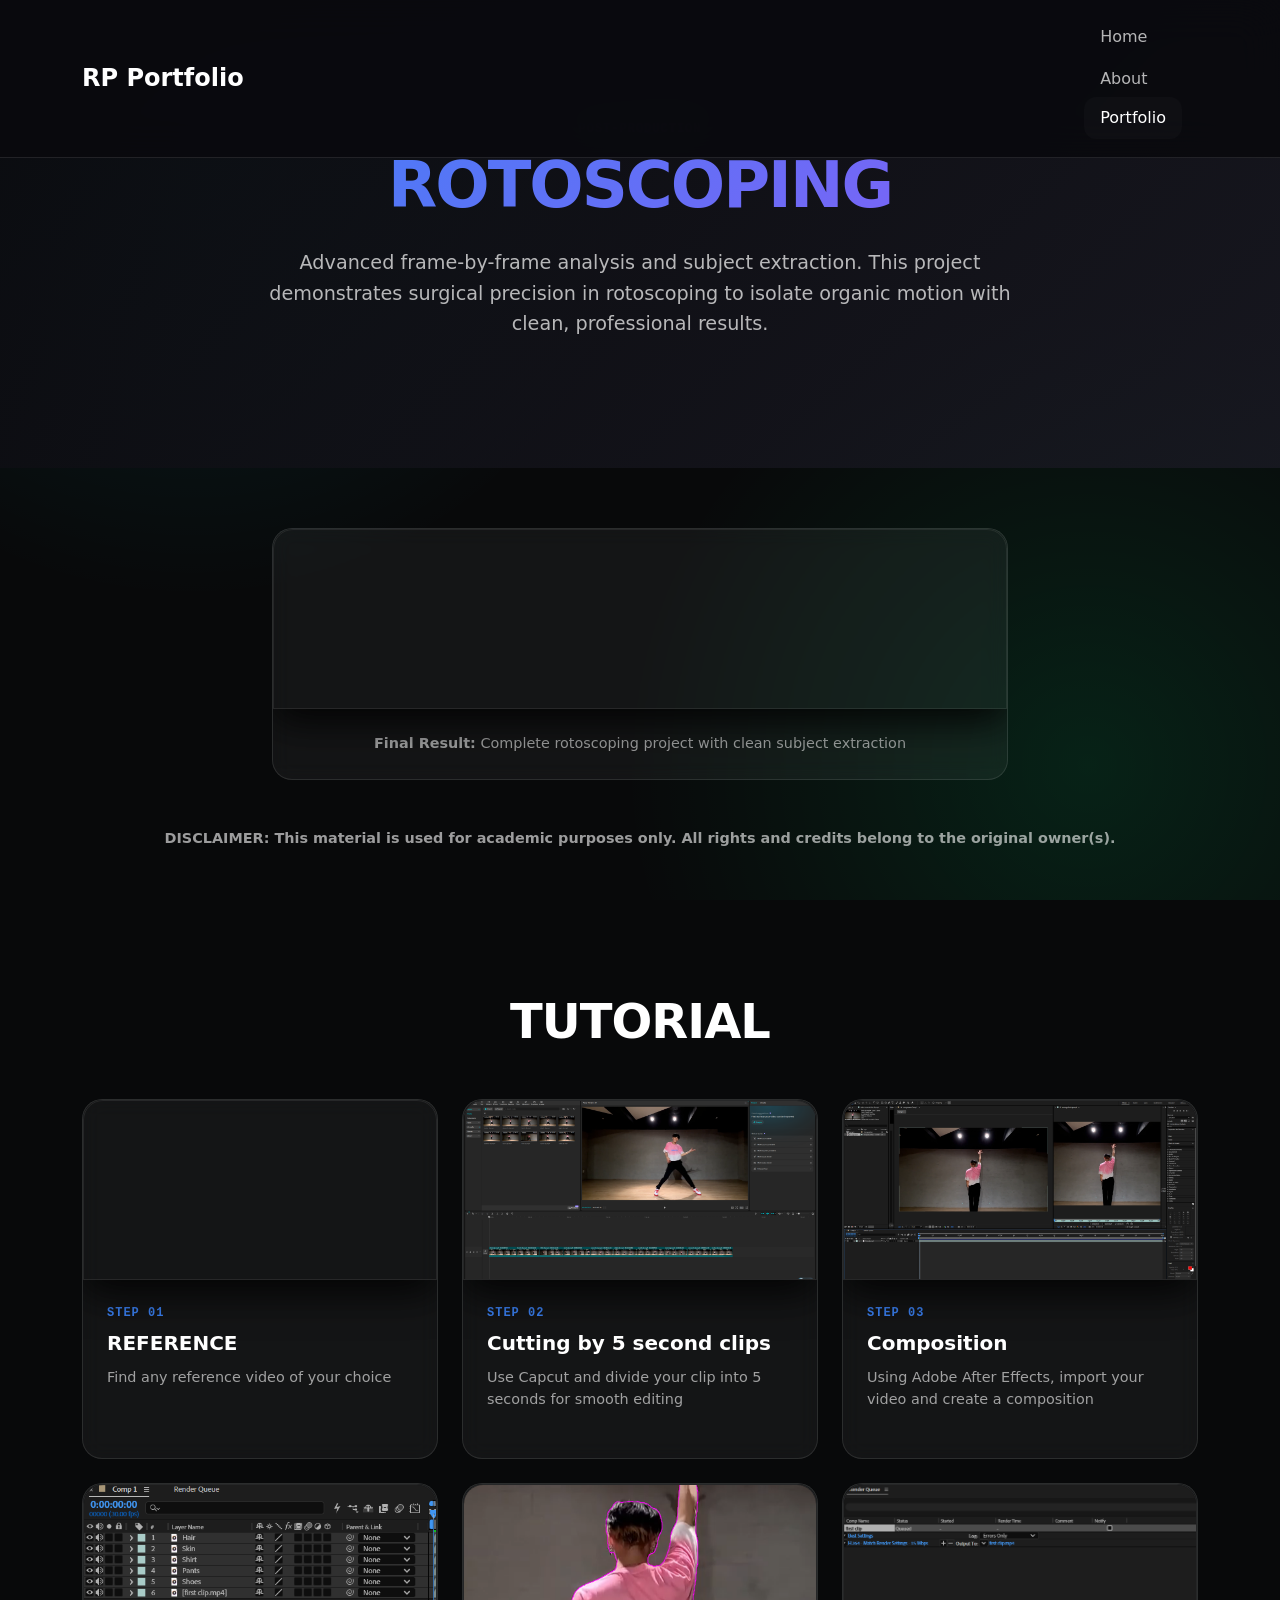
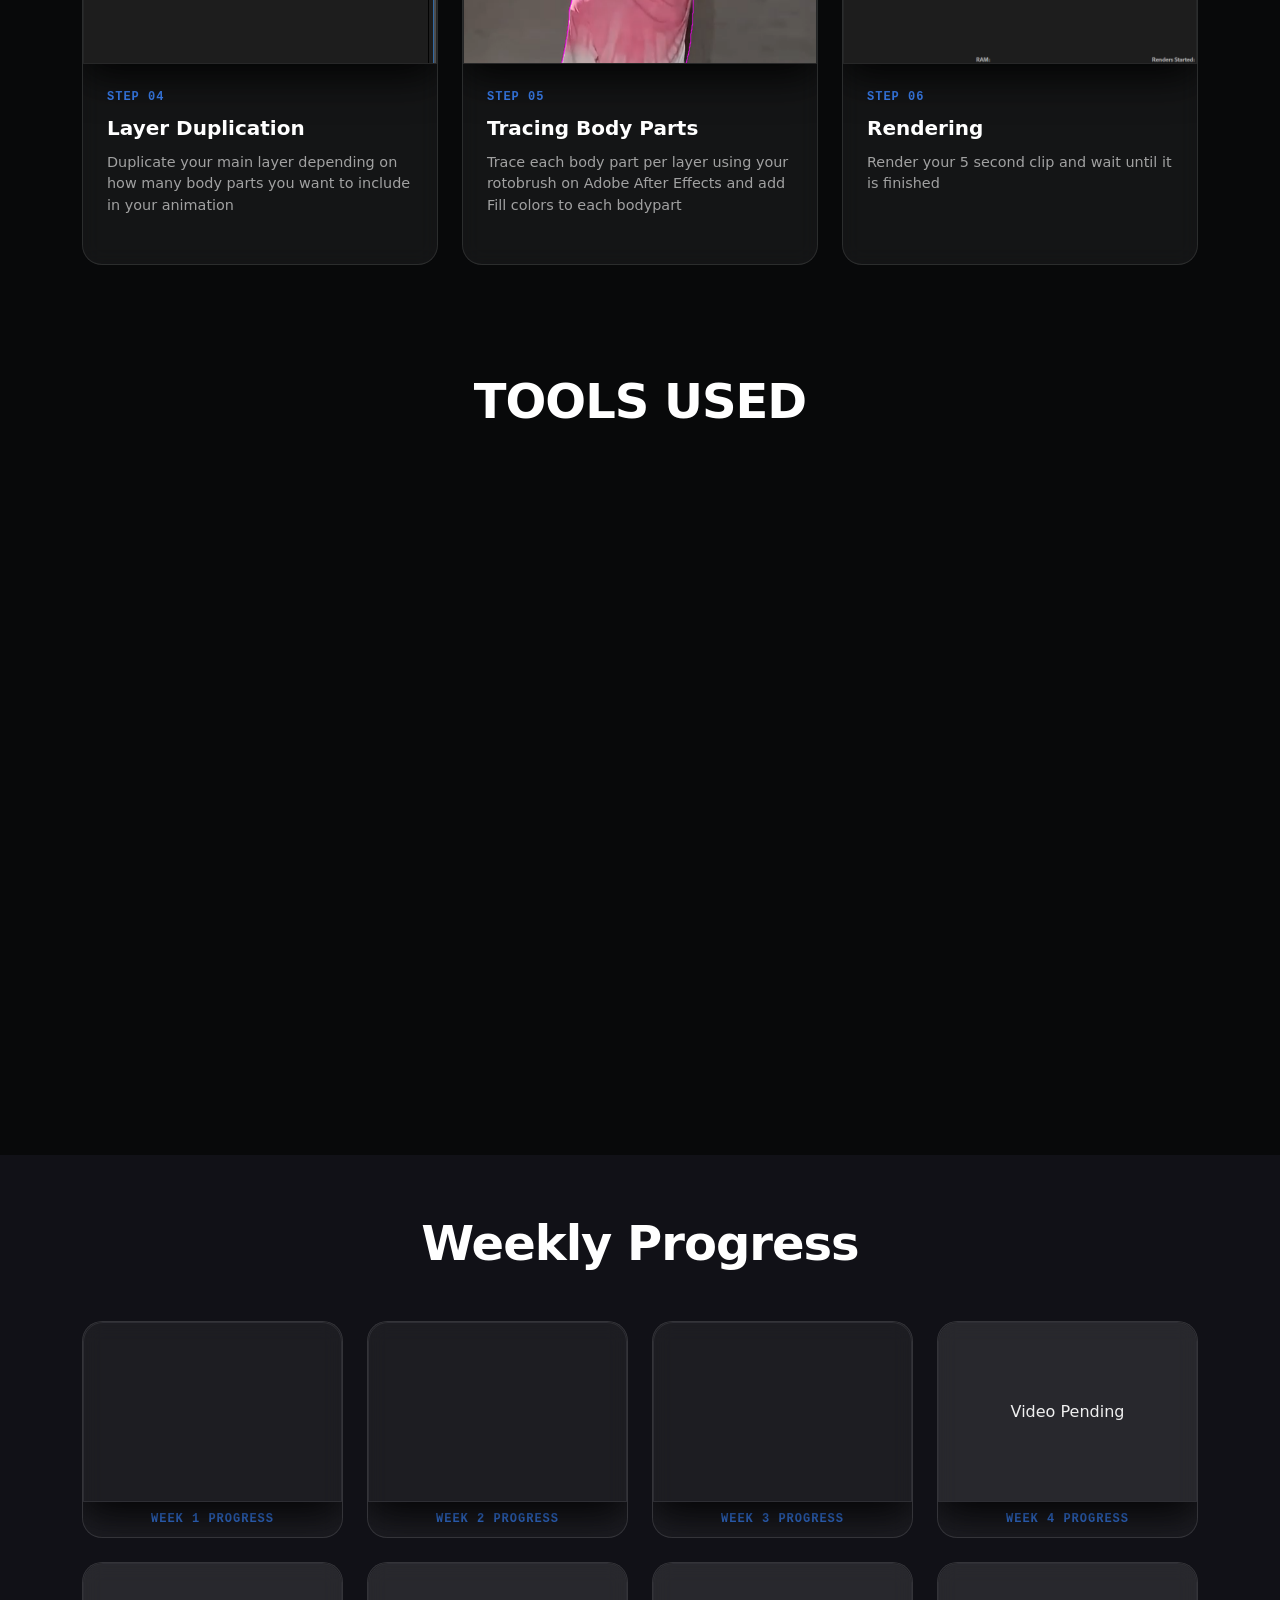
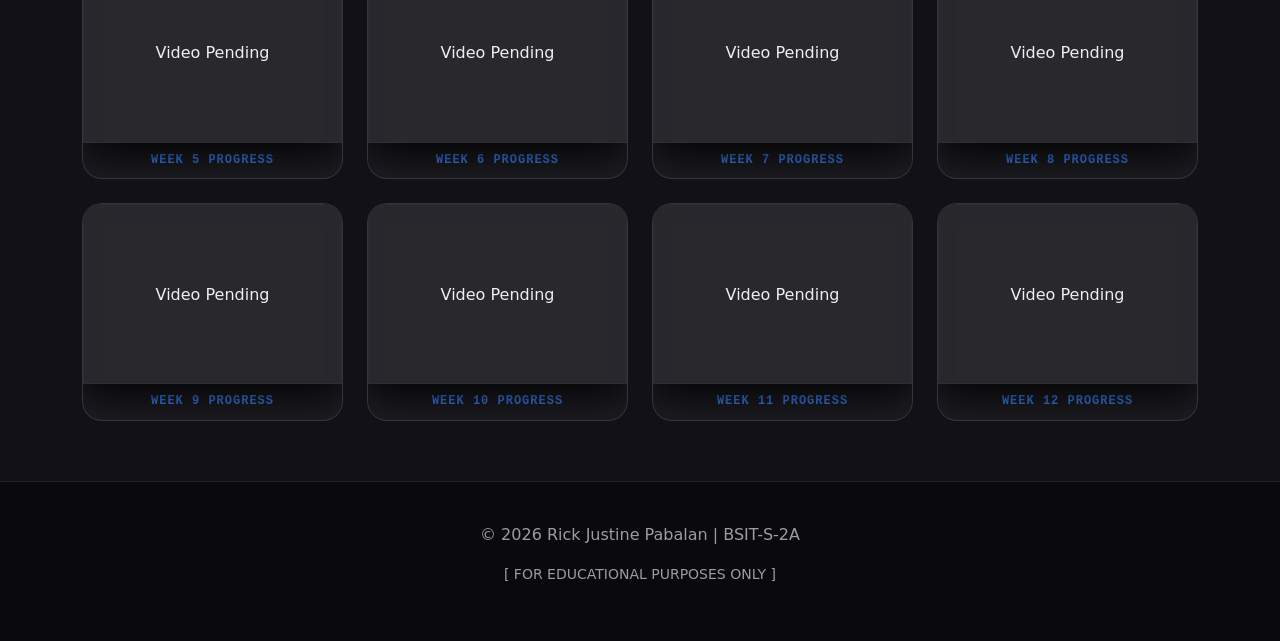
<file: portfolio/rotoscope-current-backup.html>
<!DOCTYPE html>
<html lang="en">
<head>
    <meta charset="UTF-8">
    <meta name="viewport" content="width=device-width, initial-scale=1.0">
    <title>Rotoscoping | Rick Justine Pabalan</title>
    <link href="https://cdnjs.cloudflare.com/ajax/libs/bootstrap/5.3.0/css/bootstrap.min.css" rel="stylesheet">
    <link href="https://cdnjs.cloudflare.com/ajax/libs/font-awesome/6.4.0/css/all.min.css" rel="stylesheet">
    <link rel="stylesheet" href="../layouts/style.css">
    <style>
        /* Custom styles for rotoscope page */
        .hero-section {
            padding: 120px 0 80px;
            text-align: center;
            background: linear-gradient(135deg, rgba(10, 10, 14, 0.9), rgba(26, 26, 36, 0.8));
        }
        
        .hero-title {
            font-size: clamp(2.5rem, 6vw, 4rem);
            font-weight: 900;
            margin-bottom: 1.5rem;
            background: linear-gradient(135deg, #3b82f6, #8b5cf6);
            background-clip: text;
            -webkit-background-clip: text;
            -webkit-text-fill-color: transparent;
        }
        
        .hero-description {
            font-size: 1.2rem;
            color: rgba(255, 255, 255, 0.7);
            max-width: 800px;
            margin: 0 auto 3rem;
            line-height: 1.6;
        }
        
        .tutorial-section {
            padding: 60px 0;
        }
        
        .section-title {
            font-size: clamp(2rem, 4vw, 3rem);
            font-weight: 800;
            margin-bottom: 1rem;
            color: #ffffff;
        }
        
        .card-category {
            font-size: 0.75rem;
            font-weight: 700;
            color: #3b82f6;
            text-transform: uppercase;
            letter-spacing: 1px;
            margin-bottom: 0.5rem;
        }
        
        .portfolio-card {
            background: rgba(255, 255, 255, 0.05);
            backdrop-filter: blur(10px);
            border: 1px solid rgba(255, 255, 255, 0.1);
            border-radius: 20px;
            padding: 0;
            transition: all 0.3s ease;
            height: 100%;
            overflow: hidden;
        }
        
        .portfolio-card:hover {
            transform: translateY(-5px);
            box-shadow: 0 20px 40px rgba(0, 0, 0, 0.3);
            border-color: rgba(59, 130, 246, 0.3);
        }
        
        .card-content {
            padding: 1.5rem;
        }
        
        .card-title {
            font-size: 1.25rem;
            font-weight: 700;
            margin-bottom: 0.75rem;
            color: #ffffff;
        }
        
        .card-description {
            color: rgba(255, 255, 255, 0.6);
            font-size: 0.9rem;
            line-height: 1.5;
        }
        
        .video-container {
            position: relative;
            width: 100%;
            height: 180px;
            overflow: hidden;
            border-radius: 20px 20px 0 0;
        }
        
        .video-container iframe,
        .video-container img {
            width: 100%;
            height: 100%;
            object-fit: cover;
            border: none;
        }
        
        .fade-in {
            animation: fadeIn 0.8s ease-in;
        }
        
        @keyframes fadeIn {
            from { opacity: 0; transform: translateY(20px); }
            to { opacity: 1; transform: translateY(0); }
        }
        
        .progress-section {
            padding: 60px 0;
            background: rgba(26, 26, 36, 0.5);
        }
        
        .footer {
            background: rgba(10, 10, 14, 0.9);
            padding: 40px 0;
            text-align: center;
            color: rgba(255, 255, 255, 0.6);
            border-top: 1px solid rgba(255, 255, 255, 0.1);
        }
        
        .navbar {
            background: rgba(10, 10, 14, 0.95);
            backdrop-filter: blur(20px);
            border-bottom: 1px solid rgba(255, 255, 255, 0.1);
            padding: 1rem 0;
            position: fixed;
            width: 100%;
            top: 0;
            z-index: 1000;
        }
        
        .navbar-brand {
            font-weight: 800;
            font-size: 1.5rem;
            color: #ffffff;
            text-decoration: none;
        }
        
        .nav-link {
            color: rgba(255, 255, 255, 0.7);
            text-decoration: none;
            margin: 0 1rem;
            transition: color 0.3s ease;
        }
        
        .nav-link:hover,
        .nav-link.active {
            color: #3b82f6;
        }
    </style>
</head>
<body>
    <!-- Navigation -->
    <nav class="navbar">
        <div class="container">
            <a href="../index.html" class="navbar-brand">RP Portfolio</a>
            <div class="nav-links">
                <a href="../index.html" class="nav-link">Home</a>
                <a href="../about.html" class="nav-link">About</a>
                <a href="index.html" class="nav-link active">Portfolio</a>
            </div>
        </div>
    </nav>

    <!-- Hero Section -->
    <section class="hero-section">
        <div class="container">
            <div class="fade-in">
                <p class="card-category">POST-PRODUCTION</p>
                <h1 class="hero-title">ROTOSCOPING</h1>
                <p class="hero-description">
                    Advanced frame-by-frame analysis and subject extraction. This project demonstrates 
                    surgical precision in rotoscoping to isolate organic motion with clean, professional results.
                </p>
            </div>
        </div>
    </section>

    <!-- Main Video -->
    <section class="tutorial-section">
        <div class="container">
            <div class="row justify-content-center mb-5">
                <div class="col-lg-8">
                    <div class="portfolio-card fade-in">
                        <div class="video-container">
                            <iframe src="https://www.youtube.com/embed/OfuY-WecB9M?rel=0&showinfo=0&modestbranding=1"
                                    title="Final Rotoscoping Result" frameborder="0"
                                    allow="accelerometer; clipboard-write; encrypted-media; gyroscope; picture-in-picture; web-share"
                                    allowfullscreen>
                            </iframe>
                        </div>
                        <div class="card-content text-center">
                            <p class="mb-0 card-description">
                                <strong>Final Result:</strong> Complete rotoscoping project with clean subject extraction
                            </p>
                        </div>
                    </div>
                </div>
            </div>
            <p class="text-center mb-4 card-description fw-semibold">
                DISCLAIMER: This material is used for academic purposes only. All rights and credits belong to the original owner(s).
            </p>
        </div>
    </section>

    <!-- Tutorial Steps -->
    <section class="tutorial-section">
        <div class="container">
            <h2 class="section-title text-center mb-5">TUTORIAL</h2>
            
            <div class="row g-4">
                <!-- Step 1 -->
                <div class="col-lg-4 col-md-6">
                    <div class="portfolio-card h-100 fade-in">
                        <div class="video-container">
                            <iframe src="https://www.youtube.com/embed/i9PFkQp3WSo?rel=0&showinfo=0&modestbranding=1"
                                    title="Reference Step 01" frameborder="0"
                                    allow="accelerometer; clipboard-write; encrypted-media; gyroscope; picture-in-picture; web-share"
                                    allowfullscreen>
                            </iframe>
                        </div>
                        <div class="card-content">
                            <p class="card-category">STEP 01</p>
                            <h5 class="card-title">REFERENCE</h5>
                            <p class="card-description">Find any reference video of your choice</p>
                        </div>
                    </div>
                </div>

                <!-- Step 2 -->
                <div class="col-lg-4 col-md-6">
                    <div class="portfolio-card h-100 fade-in">
                        <div class="video-container">
                            <img src="../images/step2.png" alt="Step 2 - Cutting by 5 second clips">
                        </div>
                        <div class="card-content">
                            <p class="card-category">STEP 02</p>
                            <h5 class="card-title">Cutting by 5 second clips</h5>
                            <p class="card-description">Use Capcut and divide your clip into 5 seconds for smooth editing</p>
                        </div>
                    </div>
                </div>

                <!-- Step 3 -->
                <div class="col-lg-4 col-md-6">
                    <div class="portfolio-card h-100 fade-in">
                        <div class="video-container">
                            <img src="../images/step3.png" alt="Step 3 - Composition">
                        </div>
                        <div class="card-content">
                            <p class="card-category">STEP 03</p>
                            <h5 class="card-title">Composition</h5>
                            <p class="card-description">Using Adobe After Effects, import your video and create a composition</p>
                        </div>
                    </div>
                </div>

                <!-- Step 4 -->
                <div class="col-lg-4 col-md-6">
                    <div class="portfolio-card h-100 fade-in">
                        <div class="video-container">
                            <img src="../images/step4.png" alt="Step 4 - Layer Duplication">
                        </div>
                        <div class="card-content">
                            <p class="card-category">STEP 04</p>
                            <h5 class="card-title">Layer Duplication</h5>
                            <p class="card-description">Duplicate your main layer depending on how many body parts you want to include in your animation</p>
                        </div>
                    </div>
                </div>

                <!-- Step 5 -->
                <div class="col-lg-4 col-md-6">
                    <div class="portfolio-card h-100 fade-in">
                        <div class="video-container">
                            <img src="../images/step5.png" alt="Step 5 - Tracing Body Parts">
                        </div>
                        <div class="card-content">
                            <p class="card-category">STEP 05</p>
                            <h5 class="card-title">Tracing Body Parts</h5>
                            <p class="card-description">Trace each body part per layer using your rotobrush on Adobe After Effects and add Fill colors to each bodypart</p>
                        </div>
                    </div>
                </div>

                <!-- Step 6 -->
                <div class="col-lg-4 col-md-6">
                    <div class="portfolio-card h-100 fade-in">
                        <div class="video-container">
                            <img src="../images/step6.png" alt="Step 6 - Rendering">
                        </div>
                        <div class="card-content">
                            <p class="card-category">STEP 06</p>
                            <h5 class="card-title">Rendering</h5>
                            <p class="card-description">Render your 5 second clip and wait until it is finished</p>
                        </div>
                    </div>
                </div>
            </div>
        </div>
    </section>

    <!-- Tools Used Section -->
    <section class="section py-5">
        <div class="container">
            <h2 class="section-title text-center mb-5">TOOLS USED</h2>
            <div class="tools-grid">
                <!-- After Effects -->
                <div class="tool-item">
                    <div class="glass tool-card lift fade-in">
                        <div class="tool-logo-wrapper">
                            <img src="../images/AE.png" alt="Adobe After Effects" class="tool-logo">
                        </div>
                        <h3 class="tool-name">Adobe After Effects</h3>
                        <p class="tool-desc">
                            Used for advanced frame-by-frame masking and motion tracking to achieve surgical precision in rotoscoping.
                        </p>
                    </div>
                </div>

                <!-- Capcut -->
                <div class="tool-item">
                    <div class="glass tool-card lift fade-in">
                        <div class="tool-logo-wrapper">
                            <img src="../images/Capcut.webp" alt="Capcut" class="tool-logo">
                        </div>
                        <h3 class="tool-name">Capcut</h3>
                        <p class="tool-desc">
                            Employed for initial video cutting and final assembly of the rotoscoped segments into a fluid sequence.
                        </p>
                    </div>
                </div>
            </div>
        </div>
    </section>

    <!-- Progress Section -->
    <section class="progress-section">
        <div class="container">
            <h2 class="section-title text-center mb-5">Weekly Progress</h2>
            
            <div class="row g-4 justify-content-center">
                <!-- Week 1 -->
                <div class="col-lg-3 col-md-4 col-sm-6">
                    <div class="portfolio-card h-100 fade-in card-compact">
                        <div class="video-container ratio ratio-16x9">
                            <iframe src="https://www.youtube.com/embed/oM6E4EqVc8M?rel=0&showinfo=0&modestbranding=1"
                                    title="Week 1 Progress"
                                    allow="accelerometer; clipboard-write; encrypted-media; gyroscope; picture-in-picture; web-share"
                                    allowfullscreen>
                            </iframe>
                        </div>
                        <div class="card-content text-center py-2">
                            <p class="mb-0 card-category fs-xs-2">WEEK 1 PROGRESS</p>
                        </div>
                    </div>
                </div>
                
                <!-- Week 2 -->
                <div class="col-lg-3 col-md-4 col-sm-6">
                    <div class="portfolio-card h-100 fade-in card-compact">
                        <div class="video-container ratio ratio-16x9">
                            <iframe src="https://www.youtube.com/embed/c7TaNqr4CZY?rel=0&showinfo=0&modestbranding=1"
                                    title="Week 2 Progress"
                                    allow="accelerometer; clipboard-write; encrypted-media; gyroscope; picture-in-picture; web-share"
                                    allowfullscreen>
                            </iframe>
                        </div>
                        <div class="card-content text-center py-2">
                            <p class="mb-0 card-category fs-xs-2">WEEK 2 PROGRESS</p>
                        </div>
                    </div>
                </div>
                
                <!-- Week 3 -->
                <div class="col-lg-3 col-md-4 col-sm-6">
                    <div class="portfolio-card h-100 fade-in card-compact">
                        <div class="video-container ratio ratio-16x9">
                            <iframe src="https://www.youtube.com/embed/c7TaNqr4CZY?rel=0&showinfo=0&modestbranding=1"
                                    title="Week 3 Progress"
                                    allow="accelerometer; clipboard-write; encrypted-media; gyroscope; picture-in-picture; web-share"
                                    allowfullscreen>
                            </iframe>
                        </div>
                        <div class="card-content text-center py-2">
                            <p class="mb-0 card-category fs-xs-2">WEEK 3 PROGRESS</p>
                        </div>
                    </div>
                </div>

                <!-- Week 4-12 Placeholders -->
                <!-- Week 4 -->
                <div class="col-lg-3 col-md-4 col-sm-6">
                    <div class="portfolio-card h-100 fade-in card-compact">
                        <div class="video-container ratio ratio-16x9">
                            <div class="visual-placeholder" style="background: rgba(255,255,255,0.05); display: flex; align-items: center; justify-content: center; height: 100%;">
                                <span class="muted fs-xs">Video Pending</span>
                            </div>
                        </div>
                        <div class="card-content text-center py-2">
                            <p class="mb-0 card-category fs-xs-2">WEEK 4 PROGRESS</p>
                        </div>
                    </div>
                </div>
                <!-- Week 5 -->
                <div class="col-lg-3 col-md-4 col-sm-6">
                    <div class="portfolio-card h-100 fade-in card-compact">
                        <div class="video-container ratio ratio-16x9">
                            <div class="visual-placeholder" style="background: rgba(255,255,255,0.05); display: flex; align-items: center; justify-content: center; height: 100%;">
                                <span class="muted fs-xs">Video Pending</span>
                            </div>
                        </div>
                        <div class="card-content text-center py-2">
                            <p class="mb-0 card-category fs-xs-2">WEEK 5 PROGRESS</p>
                        </div>
                    </div>
                </div>
                <!-- Week 6 -->
                <div class="col-lg-3 col-md-4 col-sm-6">
                    <div class="portfolio-card h-100 fade-in card-compact">
                        <div class="video-container ratio ratio-16x9">
                            <div class="visual-placeholder" style="background: rgba(255,255,255,0.05); display: flex; align-items: center; justify-content: center; height: 100%;">
                                <span class="muted fs-xs">Video Pending</span>
                            </div>
                        </div>
                        <div class="card-content text-center py-2">
                            <p class="mb-0 card-category fs-xs-2">WEEK 6 PROGRESS</p>
                        </div>
                    </div>
                </div>
                <!-- Week 7 -->
                <div class="col-lg-3 col-md-4 col-sm-6">
                    <div class="portfolio-card h-100 fade-in card-compact">
                        <div class="video-container ratio ratio-16x9">
                            <div class="visual-placeholder" style="background: rgba(255,255,255,0.05); display: flex; align-items: center; justify-content: center; height: 100%;">
                                <span class="muted fs-xs">Video Pending</span>
                            </div>
                        </div>
                        <div class="card-content text-center py-2">
                            <p class="mb-0 card-category fs-xs-2">WEEK 7 PROGRESS</p>
                        </div>
                    </div>
                </div>
                <!-- Week 8 -->
                <div class="col-lg-3 col-md-4 col-sm-6">
                    <div class="portfolio-card h-100 fade-in card-compact">
                        <div class="video-container ratio ratio-16x9">
                            <div class="visual-placeholder" style="background: rgba(255,255,255,0.05); display: flex; align-items: center; justify-content: center; height: 100%;">
                                <span class="muted fs-xs">Video Pending</span>
                            </div>
                        </div>
                        <div class="card-content text-center py-2">
                            <p class="mb-0 card-category fs-xs-2">WEEK 8 PROGRESS</p>
                        </div>
                    </div>
                </div>
                <!-- Week 9 -->
                <div class="col-lg-3 col-md-4 col-sm-6">
                    <div class="portfolio-card h-100 fade-in card-compact">
                        <div class="video-container ratio ratio-16x9">
                            <div class="visual-placeholder" style="background: rgba(255,255,255,0.05); display: flex; align-items: center; justify-content: center; height: 100%;">
                                <span class="muted fs-xs">Video Pending</span>
                            </div>
                        </div>
                        <div class="card-content text-center py-2">
                            <p class="mb-0 card-category fs-xs-2">WEEK 9 PROGRESS</p>
                        </div>
                    </div>
                </div>
                <!-- Week 10 -->
                <div class="col-lg-3 col-md-4 col-sm-6">
                    <div class="portfolio-card h-100 fade-in card-compact">
                        <div class="video-container ratio ratio-16x9">
                            <div class="visual-placeholder" style="background: rgba(255,255,255,0.05); display: flex; align-items: center; justify-content: center; height: 100%;">
                                <span class="muted fs-xs">Video Pending</span>
                            </div>
                        </div>
                        <div class="card-content text-center py-2">
                            <p class="mb-0 card-category fs-xs-2">WEEK 10 PROGRESS</p>
                        </div>
                    </div>
                </div>
                <!-- Week 11 -->
                <div class="col-lg-3 col-md-4 col-sm-6">
                    <div class="portfolio-card h-100 fade-in card-compact">
                        <div class="video-container ratio ratio-16x9">
                            <div class="visual-placeholder" style="background: rgba(255,255,255,0.05); display: flex; align-items: center; justify-content: center; height: 100%;">
                                <span class="muted fs-xs">Video Pending</span>
                            </div>
                        </div>
                        <div class="card-content text-center py-2">
                            <p class="mb-0 card-category fs-xs-2">WEEK 11 PROGRESS</p>
                        </div>
                    </div>
                </div>
                <!-- Week 12 -->
                <div class="col-lg-3 col-md-4 col-sm-6">
                    <div class="portfolio-card h-100 fade-in card-compact">
                        <div class="video-container ratio ratio-16x9">
                            <div class="visual-placeholder" style="background: rgba(255,255,255,0.05); display: flex; align-items: center; justify-content: center; height: 100%;">
                                <span class="muted fs-xs">Video Pending</span>
                            </div>
                        </div>
                        <div class="card-content text-center py-2">
                            <p class="mb-0 card-category fs-xs-2">WEEK 12 PROGRESS</p>
                        </div>
                    </div>
                </div>
            </div>
        </div>
    </section>

    <!-- Footer -->
    <footer class="footer">
        <div class="container">
            <p>&copy; 2026 Rick Justine Pabalan | BSIT-S-2A</p>
            <p class="small">[ FOR EDUCATIONAL PURPOSES ONLY ]</p>
        </div>
    </footer>

    <script>
        // Simple JavaScript for smooth scrolling and interactions
        document.addEventListener('DOMContentLoaded', function() {
            // Smooth scroll for navigation links
            const navLinks = document.querySelectorAll('.nav-link');
            navLinks.forEach(link => {
                link.addEventListener('click', function(e) {
                    if (this.getAttribute('href').startsWith('#')) {
                        e.preventDefault();
                        const target = document.querySelector(this.getAttribute('href'));
                        if (target) {
                            target.scrollIntoView({ behavior: 'smooth' });
                        }
                    }
                });
            });

            // Add fade-in animation on scroll
            const observerOptions = {
                threshold: 0.1,
                rootMargin: '0px 0px -50px 0px'
            };

            const observer = new IntersectionObserver(function(entries) {
                entries.forEach(entry => {
                    if (entry.isIntersecting) {
                        entry.target.style.opacity = '1';
                        entry.target.style.transform = 'translateY(0)';
                    }
                });
            }, observerOptions);

            document.querySelectorAll('.fade-in').forEach(el => {
                el.style.opacity = '0';
                el.style.transform = 'translateY(20px)';
                el.style.transition = 'opacity 0.8s ease, transform 0.8s ease';
                observer.observe(el);
            });
        });
    </script>
</body>
</html>
</file>
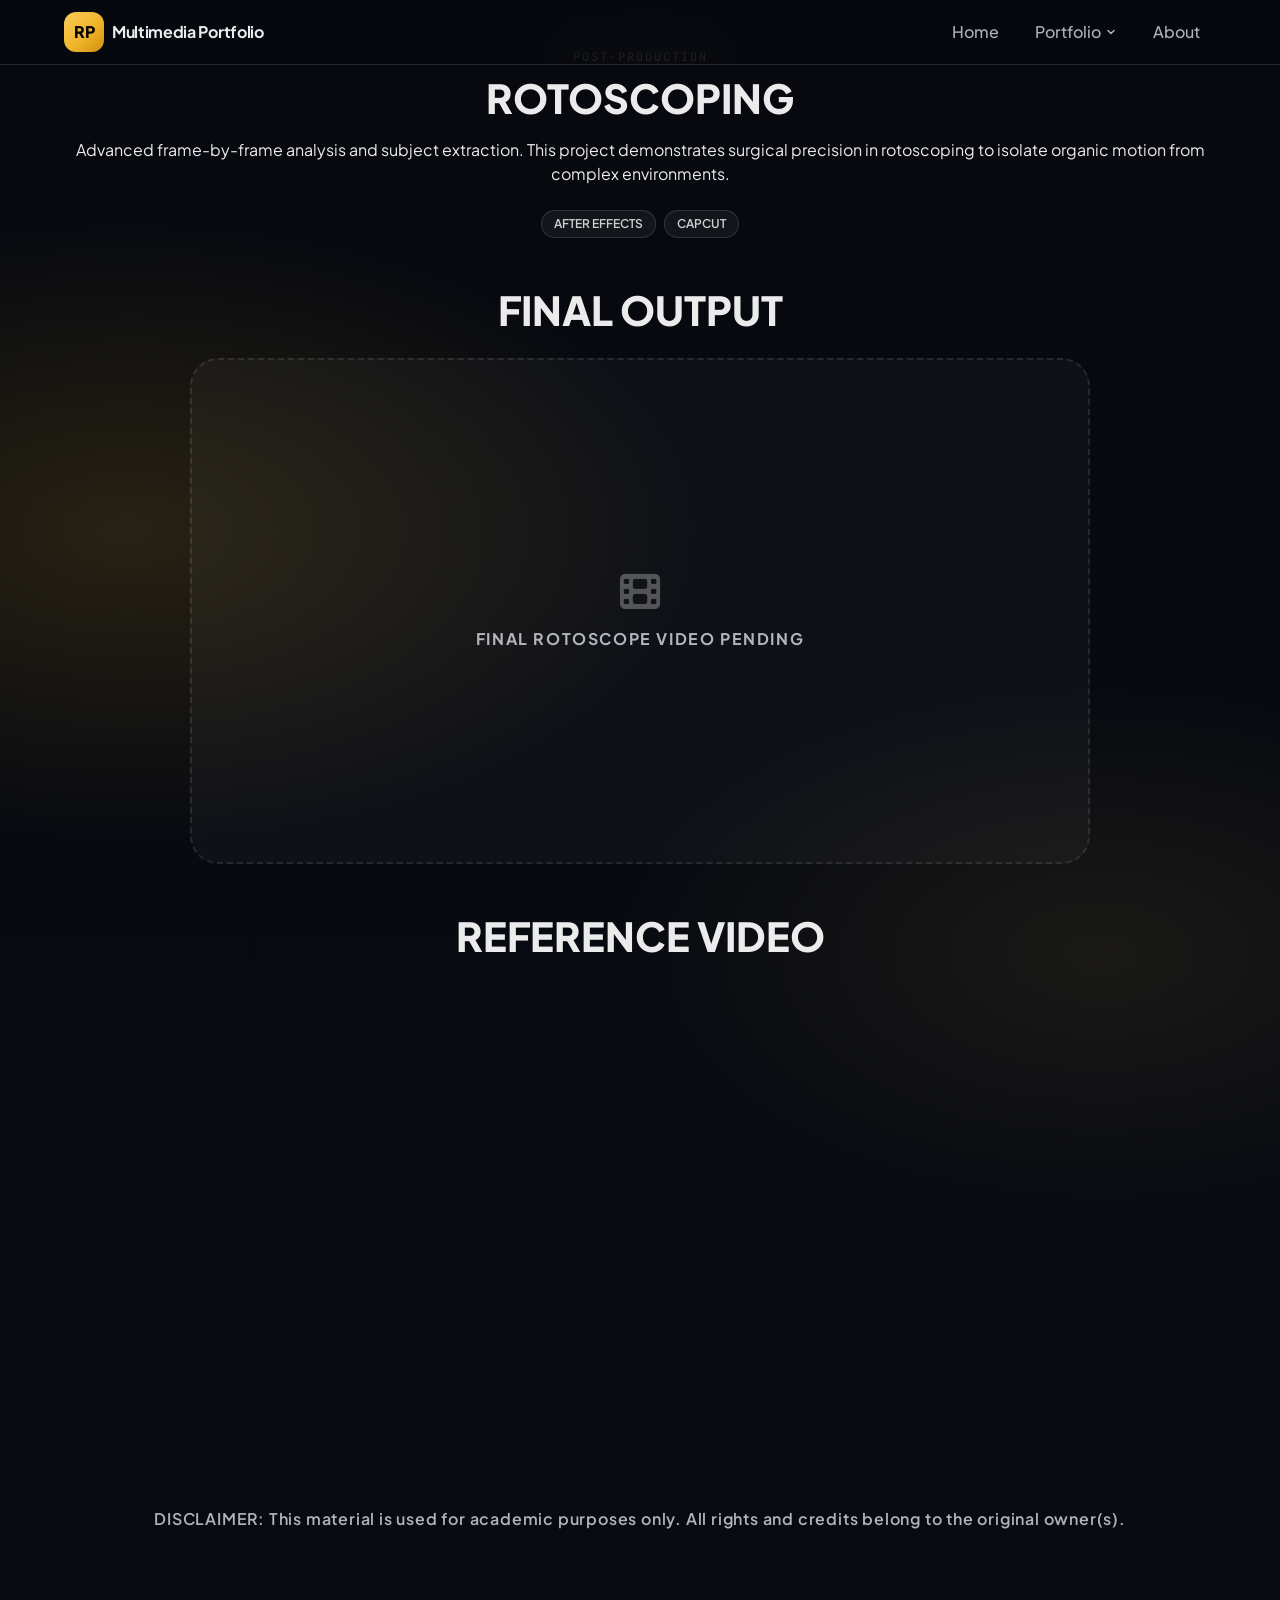
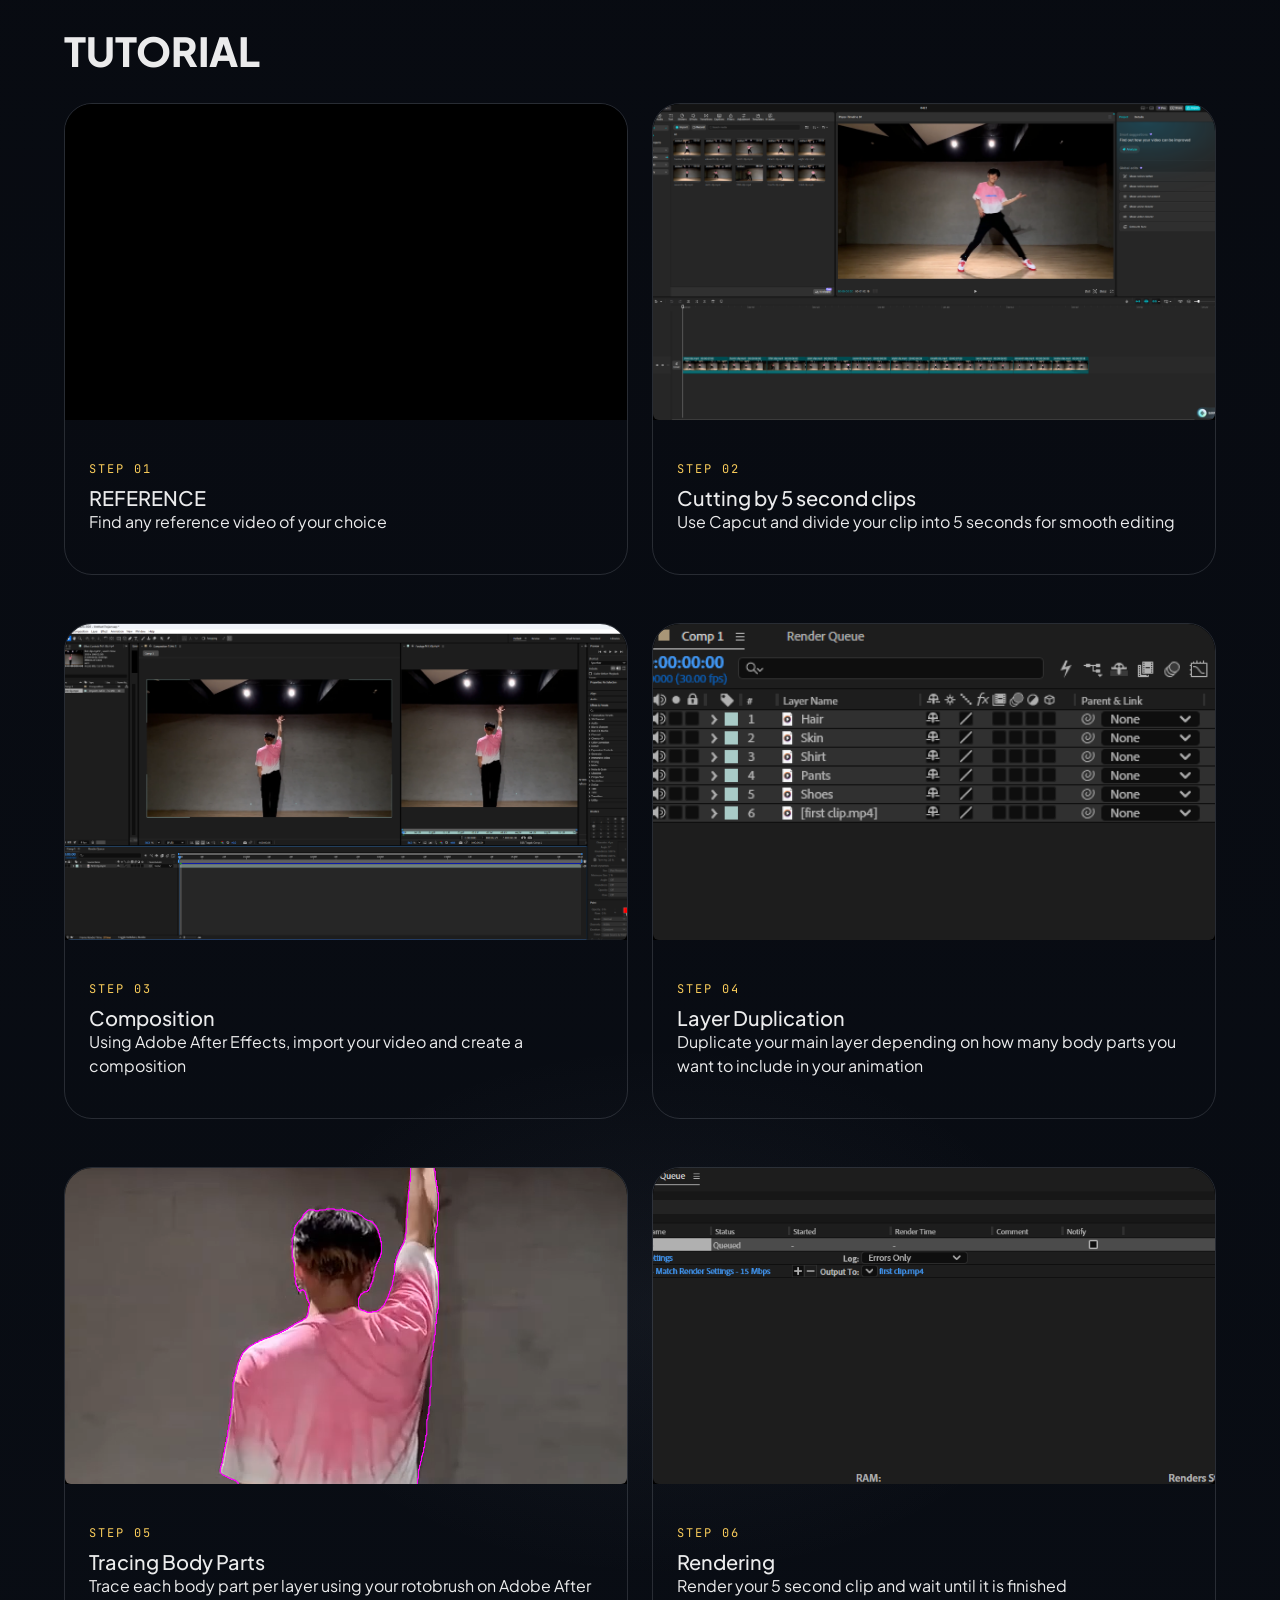
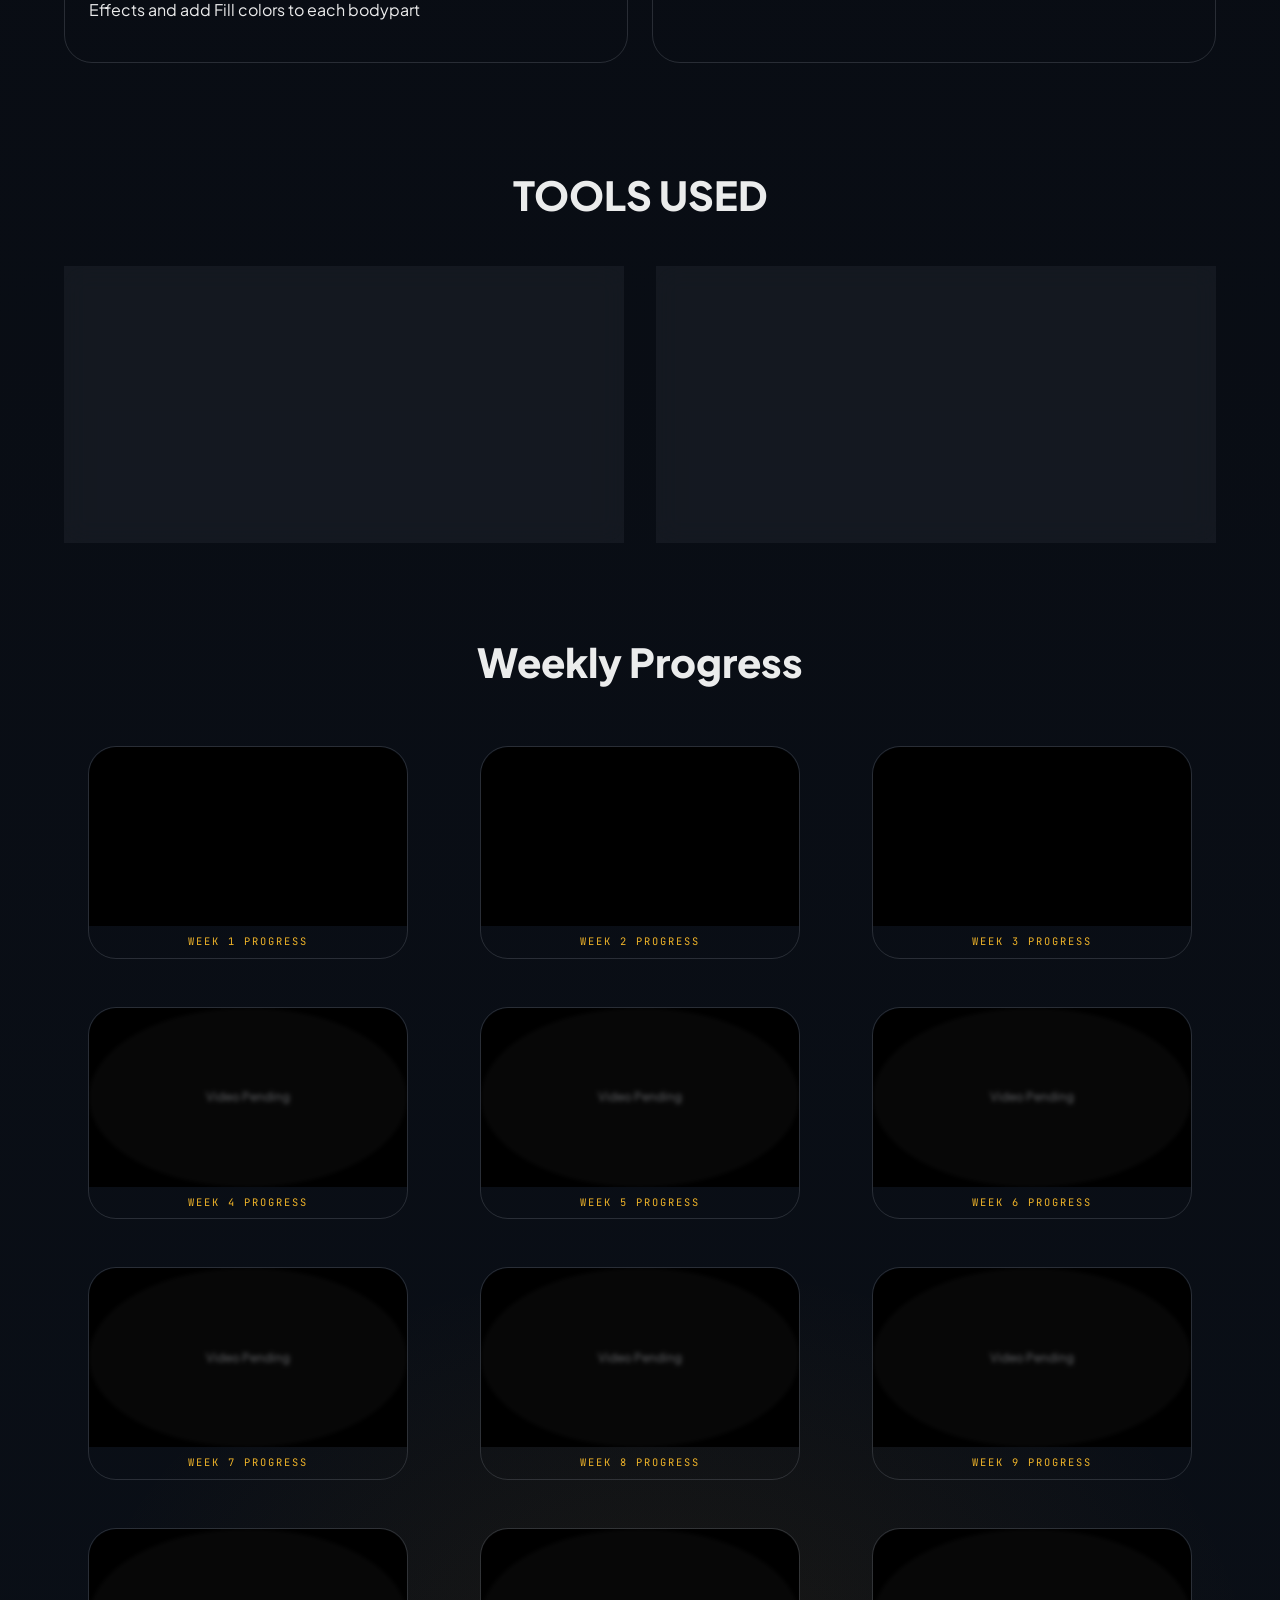
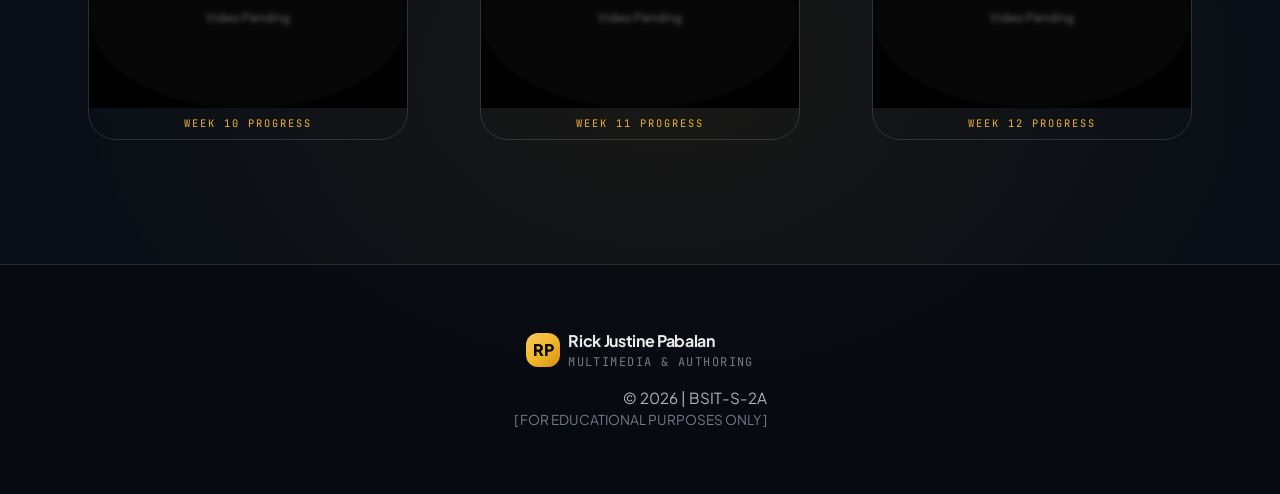
<file: portfolio/rotoscope-old.html>
<!DOCTYPE html>
<html lang="en">

<head>
    <meta charset="UTF-8">
    <meta name="viewport" content="width=device-width, initial-scale=1.0">
    <title>Rotoscoping | Rick Justine Pabalan</title>
    <link href="https://cdnjs.cloudflare.com/ajax/libs/bootstrap/5.3.0/css/bootstrap.min.css" rel="stylesheet">
    <link href="https://cdnjs.cloudflare.com/ajax/libs/font-awesome/6.4.0/css/all.min.css" rel="stylesheet">
    <link rel="stylesheet" href="../assets/css/main.css">
</head>

<body>
    <nav class="glass-nav">
        <div class="container nav-container">
            <a class="navbar-brand d-flex align-items-center gap-2 text-decoration-none" href="../index.html">
                <span class="brand-mark">RP</span>
                <span class="d-none d-sm-inline fw-bold ls-neg-02">Multimedia Portfolio</span>
            </a>

            <button class="nav-toggler" id="menu-toggle" aria-label="Toggle navigation">
                <svg width="24" height="24" viewBox="0 0 24 24" fill="none" stroke="currentColor" stroke-width="2" stroke-linecap="round" stroke-linejoin="round"><line x1="3" y1="12" x2="21" y2="12"></line><line x1="3" y1="6" x2="21" y2="6"></line><line x1="3" y1="18" x2="21" y2="18"></line></svg>
            </button>

            <div class="nav-menu" id="nav-menu">
                <ul class="d-flex align-items-center gap-1 m-0 p-0 list-unstyled">
                    <li>
                        <a class="nav-link" href="../index.html"><span>Home</span></a>
                    </li>
                    <li class="position-relative custom-dropdown">
                        <a class="nav-link d-flex align-items-center gap-1 active" href="index.html">
                            <span>Portfolio</span>
                            <svg width="12" height="12" viewBox="0 0 24 24" fill="none" stroke="currentColor" stroke-width="3" stroke-linecap="round" stroke-linejoin="round"><path d="M6 9l6 6 6-6"/></svg>
                        </a>
                        <div class="dropdown-content glass">
                            <a class="nav-link" href="index.html">
                                <svg width="14" height="14" viewBox="0 0 24 24" fill="none" stroke="currentColor" stroke-width="2" stroke-linecap="round" stroke-linejoin="round" class="me-2"><rect x="3" y="3" width="7" height="7"></rect><rect x="14" y="3" width="7" height="7"></rect><rect x="14" y="14" width="7" height="7"></rect><rect x="3" y="14" width="7" height="7"></rect></svg>
                                Project Archive
                            </a>
                            <div class="divider-light"></div>
                            <a class="nav-link" href="solarsystem.html">
                                <svg width="14" height="14" viewBox="0 0 24 24" fill="none" stroke="currentColor" stroke-width="2" stroke-linecap="round" stroke-linejoin="round" class="me-2"><path d="M21 16V8a2 2 0 0 0-1-1.73l-7-4a2 2 0 0 0-2 0l-7 4A2 2 0 0 0 3 8v8a2 2 0 0 0 1 1.73l7 4a2 2 0 0 0 2 0l7-4A2 2 0 0 0 21 16z"></path><polyline points="3.27 6.96 12 12.01 20.73 6.96"></polyline><line x1="12" y1="22.08" x2="12" y2="12"></line></svg>
                                Blender — Solar System
                            </a>
                            <a class="nav-link" href="rotoscope.html">
                                <svg width="14" height="14" viewBox="0 0 24 24" fill="none" stroke="currentColor" stroke-width="2" stroke-linecap="round" stroke-linejoin="round" class="me-2"><rect x="2" y="2" width="20" height="20" rx="2.18" ry="2.18"></rect><line x1="7" y1="2" x2="7" y2="22"></line><line x1="17" y1="2" x2="17" y2="22"></line><line x1="2" y1="12" x2="22" y2="12"></line><line x1="2" y1="7" x2="7" y2="7"></line><line x1="2" y1="17" x2="7" y2="17"></line><line x1="17" y1="17" x2="22" y2="17"></line><line x1="17" y1="7" x2="22" y2="7"></line></svg>
                                Rotoscoping — Workflow
                            </a>
                        </div>
                    </li>
                    <li>
                        <a class="nav-link" href="../about.html"><span>About</span></a>
                    </li>
                </ul>
            </div>
        </div>
    </nav>

    <section class="tutorial-section pt-5">
        <div class="container">
            <div class="text-center mb-5 fade-in">
                <p class="card-category">POST-PRODUCTION</p>
                <h2 class="section-title">ROTOSCOPING</h2>
                <p class="hero-description mx-auto">Advanced frame-by-frame analysis and subject extraction. 
                    This project demonstrates surgical precision in rotoscoping to isolate organic motion 
                    from complex environments.</p>
                <div class="mt-4 tech-tags justify-content-center">
                    <span class="tech-tag">AFTER EFFECTS</span>
                    <span class="tech-tag">CAPCUT</span>
                </div>
            </div>
        </div>

        <div class="container">
            <!-- Final Output Placeholder -->
            <div class="fade-in mb-5">
                <h2 class="section-title text-center mb-4">FINAL OUTPUT</h2>
                <div class="placeholder-box glass mx-auto d-flex align-items-center justify-content-center">
                    <div class="text-center">
                        <i class="fas fa-film mb-3 fs-1 opacity-30"></i>
                        <p class="muted mb-0 fw-bold text-uppercase ls-1">Final Rotoscope Video Pending</p>
                    </div>
                </div>
            </div>

            <!-- Reference Video Section -->
            <div class="fade-in mb-5">
                <h2 class="section-title text-center mb-4">REFERENCE VIDEO</h2>
                <div class="video-wrapper-lg mx-auto">
                    <iframe src="https://www.youtube.com/embed/i9PFkQp3WSo"
                        title="Reference Video" frameborder="0"
                        allow="accelerometer; autoplay; clipboard-write; encrypted-media; gyroscope; picture-in-picture; web-share"
                        referrerpolicy="strict-origin-when-cross-origin" allowfullscreen class="abs-full">
                    </iframe>
                </div>
                <p class="text-center mt-3 muted fw-semibold ls-05">DISCLAIMER: This material is used for academic purposes only. All rights and credits belong to the original owner(s).</p>
            </div>
        </div>
    </section>

    <!-- Step-by-Step Tutorial Section -->
    <section class="tutorial-section py-5">
        <div class="container">
            <h2 class="section-title">TUTORIAL</h2>

            <div class="row g-4">
                <!-- Step 1 - Video Link Integrated -->
                <div class="col-lg-4 col-md-6">
                    <div class="portfolio-card h-100 fade-in">
                        <div class="video-container ratio ratio-16x9 mb-3">
                            <iframe src="https://www.youtube.com/embed/i9PFkQp3WSo?rel=0&showinfo=0&modestbranding=1"
                                title="Reference Step 01" frameborder="0"
                                allow="accelerometer; clipboard-write; encrypted-media; gyroscope; picture-in-picture; web-share"
                                allowfullscreen class="abs-full">
                            </iframe>
                        </div>
                        <div class="card-content">
                            <p class="card-category">STEP 01</p>
                            <h5 class="card-title">REFERENCE</h5>
                            <p class="card-description">Find any reference video of your choice</p>
                        </div>
                    </div>
                </div>

                <!-- Step 2 -->
                <div class="col-lg-4 col-md-6">
                    <div class="portfolio-card h-100 fade-in">
                        <div class="video-container ratio ratio-16x9 mb-3">
                            <img src="../images/step2.png" alt="Step 2 - Cutting by 5 second clips" class="img-fluid rounded object-fit-cover w-100 h-100 abs-full">
                        </div>
                        <div class="card-content">
                            <p class="card-category">STEP 02</p>
                            <h5 class="card-title">Cutting by 5 second clips</h5>
                            <p class="card-description">Use Capcut and divide your clip into 5 seconds for smooth editing</p>
                        </div>
                    </div>
                </div>

                <!-- Step 3 -->
                <div class="col-lg-4 col-md-6">
                    <div class="portfolio-card h-100 fade-in">
                        <div class="video-container ratio ratio-16x9 mb-3">
                            <img src="../images/step3.png" alt="Step 3 - Composition" class="img-fluid rounded object-fit-cover w-100 h-100 abs-full">
                        </div>
                        <div class="card-content">
                            <p class="card-category">STEP 03</p>
                            <h5 class="card-title">Composition</h5>
                            <p class="card-description">Using Adobe After Effects, import your video and create a composition</p>
                        </div>
                    </div>
                </div>

                <!-- Step 4 -->
                <div class="col-lg-4 col-md-6">
                    <div class="portfolio-card h-100 fade-in">
                        <div class="video-container ratio ratio-16x9 mb-3">
                            <img src="../images/step4.png" alt="Step 4 - Layer Duplication" class="img-fluid rounded object-fit-cover w-100 h-100 abs-full">
                        </div>
                        <div class="card-content">
                            <p class="card-category">STEP 04</p>
                            <h5 class="card-title">Layer Duplication</h5>
                            <p class="card-description">Duplicate your main layer depending on how many body parts you want to include in your animation</p>
                        </div>
                    </div>
                </div>

                <!-- Step 5 -->
                <div class="col-lg-4 col-md-6">
                    <div class="portfolio-card h-100 fade-in">
                        <div class="video-container ratio ratio-16x9 mb-3">
                            <img src="../images/step5.png" alt="Step 5 - Tracing Body Parts" class="img-fluid rounded object-fit-cover w-100 h-100 abs-full">
                        </div>
                        <div class="card-content">
                            <p class="card-category">STEP 05</p>
                            <h5 class="card-title">Tracing Body Parts</h5>
                            <p class="card-description">Trace each body part per layer using your rotobrush on Adobe After Effects and add Fill colors to each bodypart</p>
                        </div>
                    </div>
                </div>

                <!-- Step 6 -->
                <div class="col-lg-4 col-md-6">
                    <div class="portfolio-card h-100 fade-in">
                        <div class="video-container ratio ratio-16x9 mb-3">
                            <img src="../images/step6.png" alt="Step 6 - Rendering" class="img-fluid rounded object-fit-cover w-100 h-100 abs-full">
                        </div>
                        <div class="card-content">
                            <p class="card-category">STEP 06</p>
                            <h5 class="card-title">Rendering</h5>
                            <p class="card-description">Render your 5 second clip and wait until it is finished</p>
                        </div>
                    </div>
                </div>
            </div>
        </div>
    </section>

    <!-- Tools Used Section -->
        <section class="section py-5">
            <div class="container">
                <h2 class="section-title text-center mb-5">TOOLS USED</h2>
                <div class="tools-grid">
                    <!-- After Effects -->
                    <div class="tool-item">
                        <div class="glass tool-card lift fade-in">
                            <div class="tool-logo-wrapper">
                                <img src="../images/AE.png" alt="Adobe After Effects" class="tool-logo">
                            </div>
                            <h3 class="tool-name">Adobe After Effects</h3>
                            <p class="tool-desc">
                                Used for advanced frame-by-frame masking and motion tracking to achieve surgical precision in rotoscoping.
                            </p>
                        </div>
                    </div>

                    <!-- Capcut -->
                    <div class="tool-item">
                        <div class="glass tool-card lift fade-in">
                            <div class="tool-logo-wrapper">
                                <img src="../images/Capcut.webp" alt="Capcut" class="tool-logo">
                            </div>
                            <h3 class="tool-name">Capcut</h3>
                            <p class="tool-desc">
                                Employed for initial video cutting and final assembly of the rotoscoped segments into a fluid sequence.
                            </p>
                        </div>
                    </div>
                </div>
            </div>
        </section>

        <!-- Weekly Progress Section -->
    <section class="tutorial-section py-5">
        <div class="container">
            <h2 class="section-title text-center mb-5">Weekly Progress</h2>

            <div class="row g-4 justify-content-center">
                    <!-- Week 1 -->
                    <div class="col-lg-3 col-md-4 col-sm-6">
                        <div class="portfolio-card h-100 fade-in card-compact">
                            <div class="video-container ratio ratio-16x9 mb-0 card-video-top">
                                <iframe src="https://www.youtube.com/embed/b0HWwyPZ8Q8"
                                    title="Week 1 Progress"
                                    allow="accelerometer; autoplay; clipboard-write; encrypted-media; gyroscope; picture-in-picture; web-share"
                                    referrerpolicy="strict-origin-when-cross-origin" allowfullscreen>
                                </iframe>
                            </div>
                            <div class="card-content text-center py-2">
                                <p class="mb-0 card-category text-accent fs-xs-2">WEEK 1 PROGRESS</p>
                            </div>
                        </div>
                    </div>
                    <!-- Week 2 -->
                    <div class="col-lg-3 col-md-4 col-sm-6">
                        <div class="portfolio-card h-100 fade-in card-compact">
                            <div class="video-container ratio ratio-16x9 mb-0 card-video-top">
                                <iframe src="https://www.youtube.com/embed/oM6E4EqVc8M"
                                    title="Week 2 Progress"
                                    allow="accelerometer; autoplay; clipboard-write; encrypted-media; gyroscope; picture-in-picture; web-share"
                                    referrerpolicy="strict-origin-when-cross-origin" allowfullscreen>
                                </iframe>
                            </div>
                            <div class="card-content text-center py-2">
                                <p class="mb-0 card-category text-accent fs-xs-2">WEEK 2 PROGRESS</p>
                            </div>
                        </div>
                    </div>
                    <!-- Week 3 -->
                    <div class="col-lg-3 col-md-4 col-sm-6">
                        <div class="portfolio-card h-100 fade-in card-compact">
                            <div class="video-container ratio ratio-16x9 mb-0 card-video-top">
                                <iframe src="https://www.youtube.com/embed/c7TaNqr4CZY"
                                    title="Week 3 Progress"
                                    allow="accelerometer; autoplay; clipboard-write; encrypted-media; gyroscope; picture-in-picture; web-share"
                                    referrerpolicy="strict-origin-when-cross-origin" allowfullscreen>
                                </iframe>
                            </div>
                            <div class="card-content text-center py-2">
                                <p class="mb-0 card-category text-accent fs-xs-2">WEEK 3 PROGRESS</p>
                            </div>
                        </div>
                    </div>
                    <!-- Week 4-12 Placeholders -->
                    <!-- Week 4 -->
                    <div class="col-lg-3 col-md-4 col-sm-6">
                        <div class="portfolio-card h-100 fade-in card-compact">
                            <div class="video-container ratio ratio-16x9 mb-0 card-video-top">
                                <div class="visual-placeholder" style="background: rgba(255,255,255,0.05); display: flex; align-items: center; justify-content: center; height: 100%;">
                                    <span class="muted fs-xs">Video Pending</span>
                                </div>
                            </div>
                            <div class="card-content text-center py-2">
                                <p class="mb-0 card-category text-accent fs-xs-2">WEEK 4 PROGRESS</p>
                            </div>
                        </div>
                    </div>
                    <!-- Week 5 -->
                    <div class="col-lg-3 col-md-4 col-sm-6">
                        <div class="portfolio-card h-100 fade-in card-compact">
                            <div class="video-container ratio ratio-16x9 mb-0 card-video-top">
                                <div class="visual-placeholder" style="background: rgba(255,255,255,0.05); display: flex; align-items: center; justify-content: center; height: 100%;">
                                    <span class="muted fs-xs">Video Pending</span>
                                </div>
                            </div>
                            <div class="card-content text-center py-2">
                                <p class="mb-0 card-category text-accent fs-xs-2">WEEK 5 PROGRESS</p>
                            </div>
                        </div>
                    </div>
                    <!-- Week 6 -->
                    <div class="col-lg-3 col-md-4 col-sm-6">
                        <div class="portfolio-card h-100 fade-in card-compact">
                            <div class="video-container ratio ratio-16x9 mb-0 card-video-top">
                                <div class="visual-placeholder" style="background: rgba(255,255,255,0.05); display: flex; align-items: center; justify-content: center; height: 100%;">
                                    <span class="muted fs-xs">Video Pending</span>
                                </div>
                            </div>
                            <div class="card-content text-center py-2">
                                <p class="mb-0 card-category text-accent fs-xs-2">WEEK 6 PROGRESS</p>
                            </div>
                        </div>
                    </div>
                    <!-- Week 7 -->
                    <div class="col-lg-3 col-md-4 col-sm-6">
                        <div class="portfolio-card h-100 fade-in card-compact">
                            <div class="video-container ratio ratio-16x9 mb-0 card-video-top">
                                <div class="visual-placeholder" style="background: rgba(255,255,255,0.05); display: flex; align-items: center; justify-content: center; height: 100%;">
                                    <span class="muted fs-xs">Video Pending</span>
                                </div>
                            </div>
                            <div class="card-content text-center py-2">
                                <p class="mb-0 card-category text-accent fs-xs-2">WEEK 7 PROGRESS</p>
                            </div>
                        </div>
                    </div>
                    <!-- Week 8 -->
                    <div class="col-lg-3 col-md-4 col-sm-6">
                        <div class="portfolio-card h-100 fade-in card-compact">
                            <div class="video-container ratio ratio-16x9 mb-0 card-video-top">
                                <div class="visual-placeholder" style="background: rgba(255,255,255,0.05); display: flex; align-items: center; justify-content: center; height: 100%;">
                                    <span class="muted fs-xs">Video Pending</span>
                                </div>
                            </div>
                            <div class="card-content text-center py-2">
                                <p class="mb-0 card-category text-accent fs-xs-2">WEEK 8 PROGRESS</p>
                            </div>
                        </div>
                    </div>
                    <!-- Week 9 -->
                    <div class="col-lg-3 col-md-4 col-sm-6">
                        <div class="portfolio-card h-100 fade-in card-compact">
                            <div class="video-container ratio ratio-16x9 mb-0 card-video-top">
                                <div class="visual-placeholder" style="background: rgba(255,255,255,0.05); display: flex; align-items: center; justify-content: center; height: 100%;">
                                    <span class="muted fs-xs">Video Pending</span>
                                </div>
                            </div>
                            <div class="card-content text-center py-2">
                                <p class="mb-0 card-category text-accent fs-xs-2">WEEK 9 PROGRESS</p>
                            </div>
                        </div>
                    </div>
                    <!-- Week 10 -->
                    <div class="col-lg-3 col-md-4 col-sm-6">
                        <div class="portfolio-card h-100 fade-in card-compact">
                            <div class="video-container ratio ratio-16x9 mb-0 card-video-top">
                                <div class="visual-placeholder" style="background: rgba(255,255,255,0.05); display: flex; align-items: center; justify-content: center; height: 100%;">
                                    <span class="muted fs-xs">Video Pending</span>
                                </div>
                            </div>
                            <div class="card-content text-center py-2">
                                <p class="mb-0 card-category text-accent fs-xs-2">WEEK 10 PROGRESS</p>
                            </div>
                        </div>
                    </div>
                    <!-- Week 11 -->
                    <div class="col-lg-3 col-md-4 col-sm-6">
                        <div class="portfolio-card h-100 fade-in card-compact">
                            <div class="video-container ratio ratio-16x9 mb-0 card-video-top">
                                <div class="visual-placeholder" style="background: rgba(255,255,255,0.05); display: flex; align-items: center; justify-content: center; height: 100%;">
                                    <span class="muted fs-xs">Video Pending</span>
                                </div>
                            </div>
                            <div class="card-content text-center py-2">
                                <p class="mb-0 card-category text-accent fs-xs-2">WEEK 11 PROGRESS</p>
                            </div>
                        </div>
                    </div>
                    <!-- Week 12 -->
                    <div class="col-lg-3 col-md-4 col-sm-6">
                        <div class="portfolio-card h-100 fade-in card-compact">
                            <div class="video-container ratio ratio-16x9 mb-0 card-video-top">
                                <div class="visual-placeholder" style="background: rgba(255,255,255,0.05); display: flex; align-items: center; justify-content: center; height: 100%;">
                                    <span class="muted fs-xs">Video Pending</span>
                                </div>
                            </div>
                            <div class="card-content text-center py-2">
                                <p class="mb-0 card-category text-accent fs-xs-2">WEEK 12 PROGRESS</p>
                            </div>
                        </div>
                    </div>
                </div>
        </div>
    </section>

    <footer class="glass-footer">
        <div class="container">
            <div class="d-flex flex-column flex-md-row justify-content-between align-items-start align-items-md-center gap-3">
                <div class="d-flex align-items-center gap-2">
                    <span class="brand-mark footer-brand-mark">RP</span>
                    <div>
                        <div class="fw-bold ls-neg-02">Rick Justine Pabalan</div>
                        <div class="muted-2 mono fs-xs ls-012">MULTIMEDIA & AUTHORING</div>
                    </div>
                </div>

                <div class="text-md-end">
                    <div class="muted fs-095">&copy; 2026 | BSIT-S-2A</div>
                    <div class="muted-2 fs-085">[ FOR EDUCATIONAL PURPOSES ONLY ]</div>
                </div>
            </div>
        </div>
    </footer>

    <script src="../assets/js/main.js"></script>
    <script src="https://cdnjs.cloudflare.com/ajax/libs/bootstrap/5.3.0/js/bootstrap.bundle.min.js"></script>
</body>

</html>
</file>
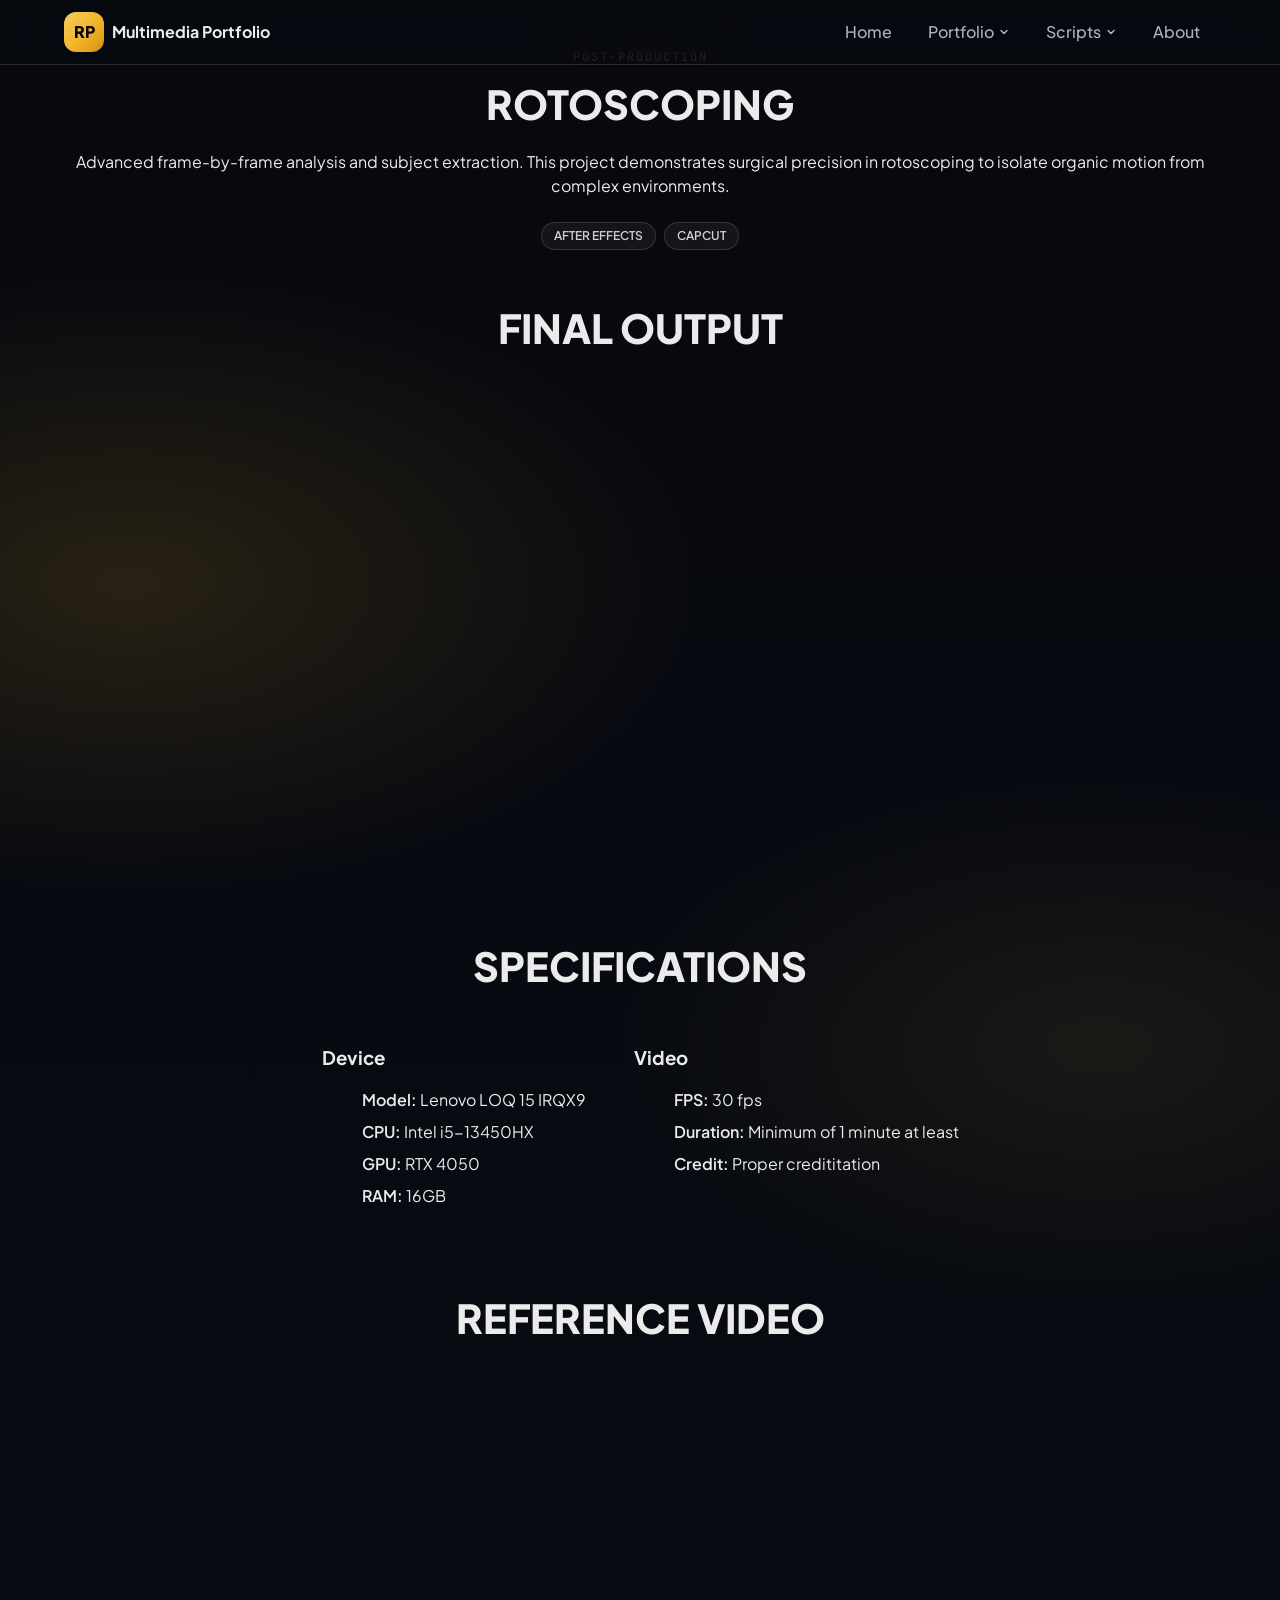
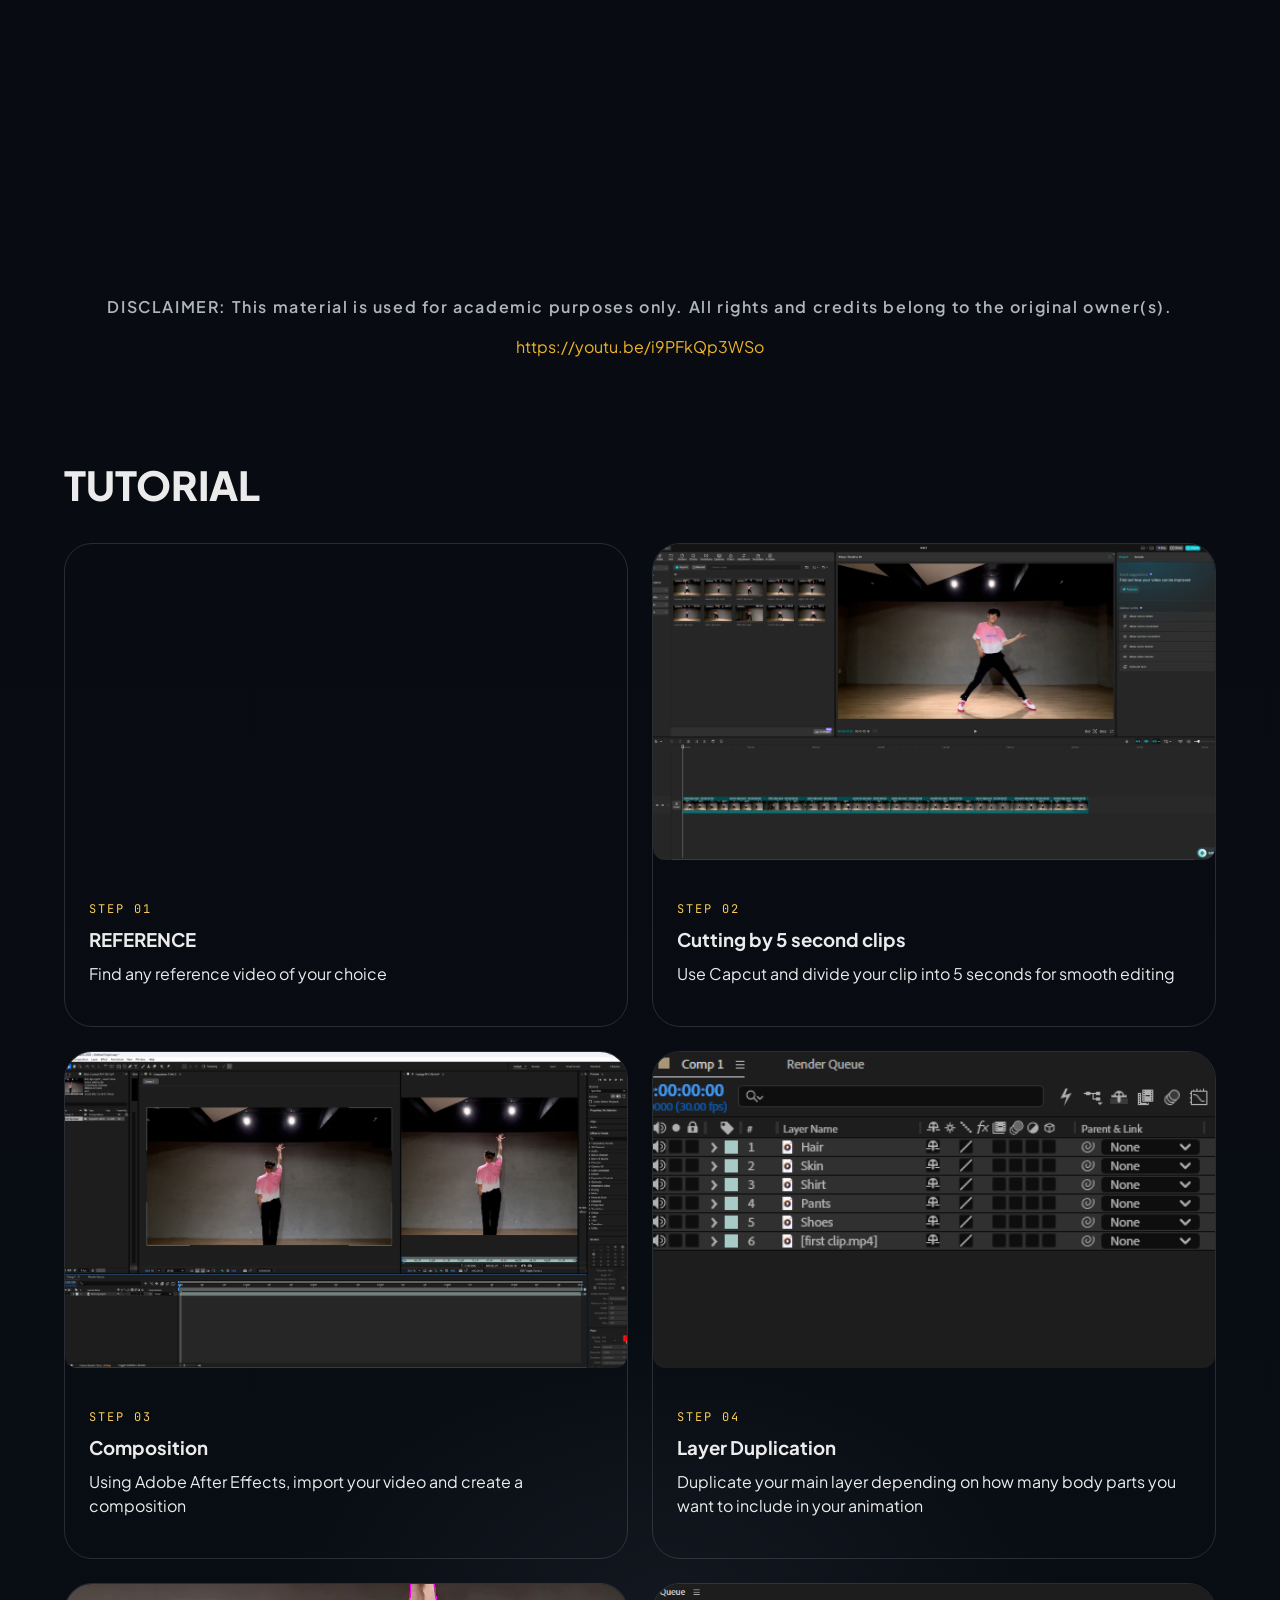
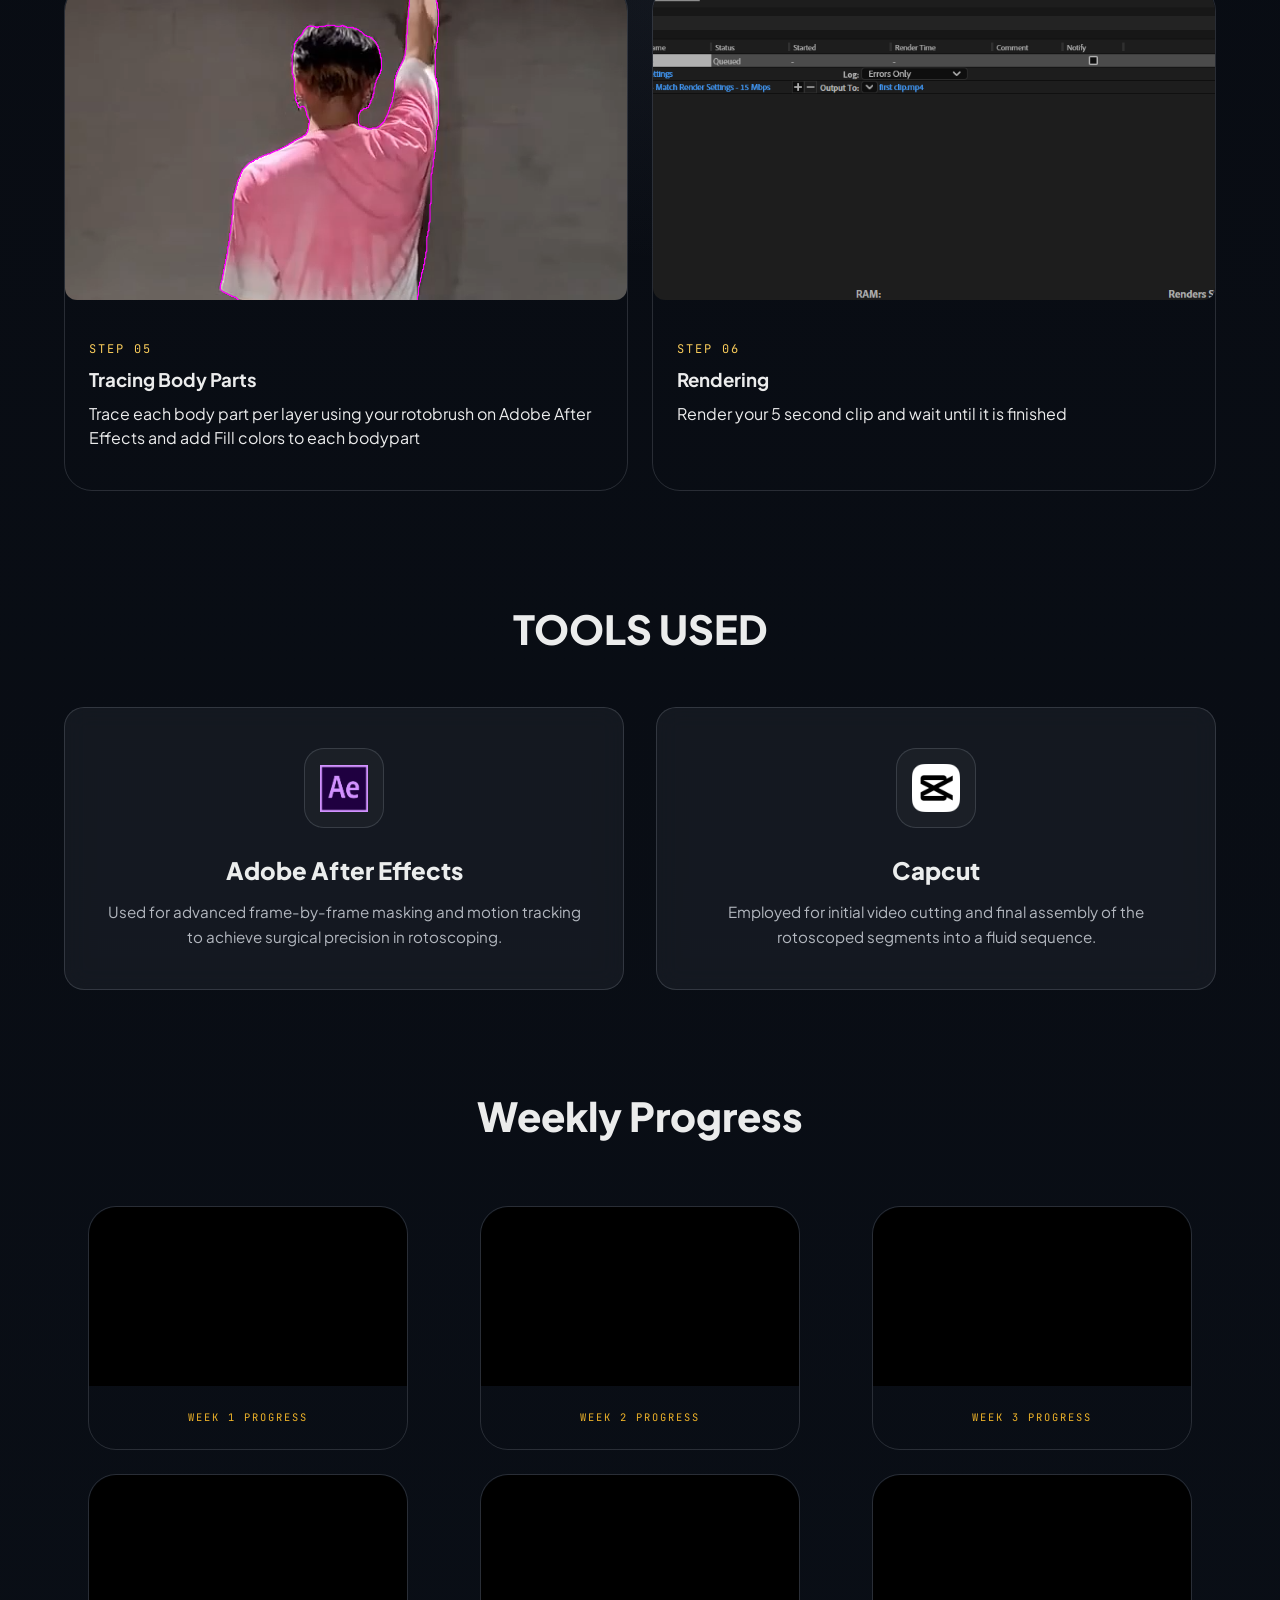
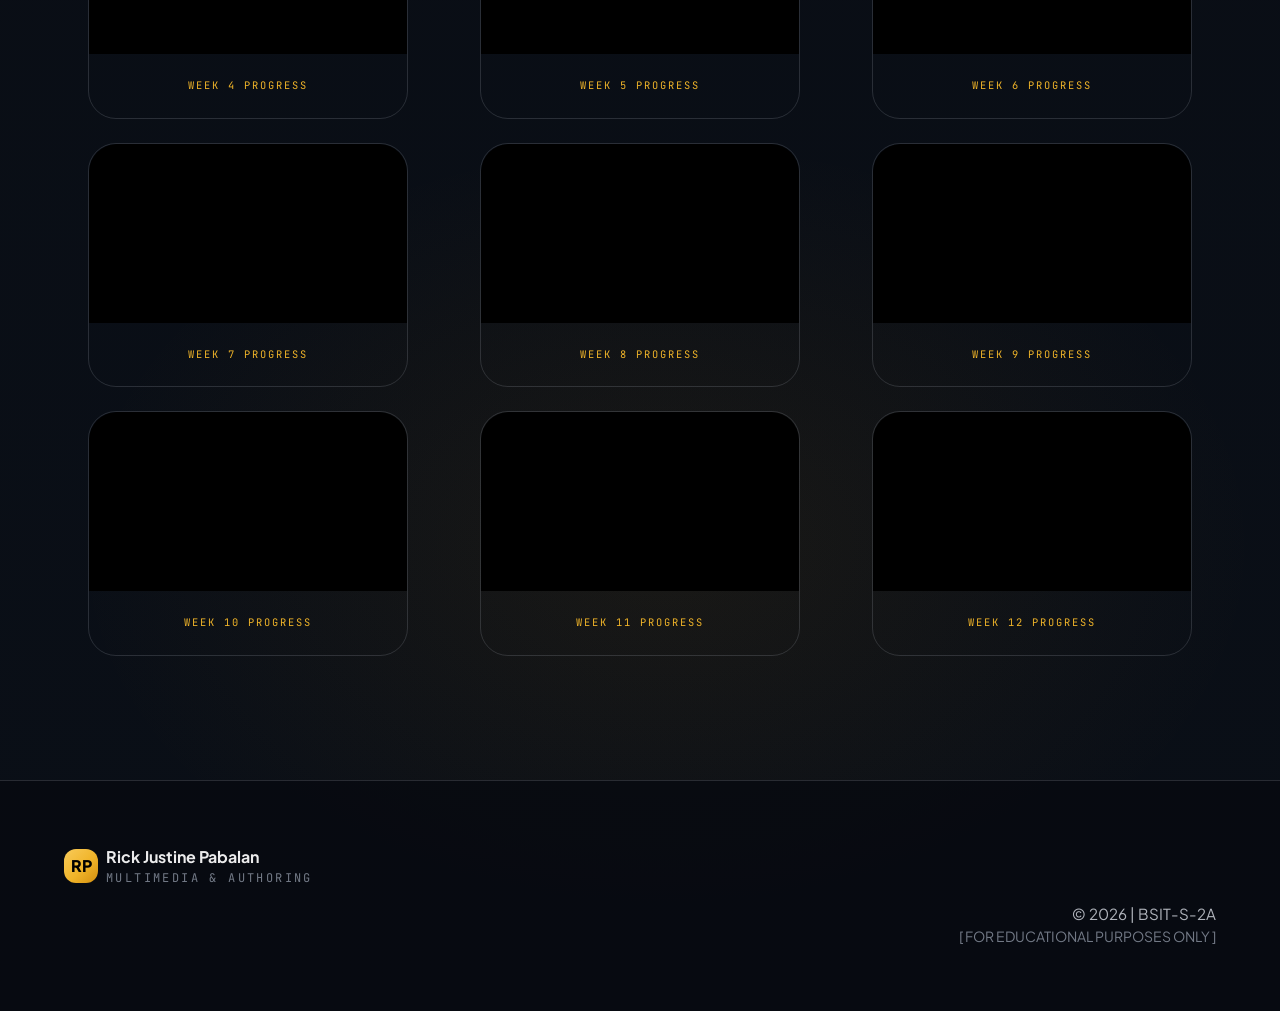
<file: portfolio/rotoscope.html>
<!DOCTYPE html>
<html lang="en">

<head>
    <meta charset="UTF-8">
    <meta name="viewport" content="width=device-width, initial-scale=1.0">
    <title>Rotoscoping | Rick Justine Pabalan</title>
    <link rel="stylesheet" href="../assets/css/main.css">
</head>

<body>

    <nav class="glass-nav">
        <div class="nav-container">
            <a class="d-flex align-items-center gap-2" href="../index.html">
                <span class="brand-mark">RP</span>
                <span class="d-none d-sm-inline fw-bold">Multimedia Portfolio</span>
            </a>

            <button class="nav-toggler" id="menu-toggle" aria-label="Toggle navigation">
                <svg width="24" height="24" viewBox="0 0 24 24" fill="none" stroke="currentColor" stroke-width="2" stroke-linecap="round" stroke-linejoin="round"><line x1="3" y1="12" x2="21" y2="12"></line><line x1="3" y1="6" x2="21" y2="6"></line><line x1="3" y1="18" x2="21" y2="18"></line></svg>
            </button>

            <div class="nav-menu" id="nav-menu">
                <ul class="d-flex align-items-center gap-1 m-0 p-0 list-unstyled">
                    <li><a class="nav-link" href="../index.html">Home</a></li>
                    <li class="custom-dropdown">
                        <a class="nav-link" href="index.html">
                            Portfolio
                            <svg class="ms-1" width="12" height="12" viewBox="0 0 24 24" fill="none" stroke="currentColor" stroke-width="3" stroke-linecap="round" stroke-linejoin="round"><path d="M6 9l6 6 6-6"/></svg>
                        </a>
                        <div class="dropdown-content glass">
                            <a class="nav-link" href="index.html">
                                <svg class="me-2" width="14" height="14" viewBox="0 0 24 24" fill="none" stroke="currentColor" stroke-width="2" stroke-linecap="round" stroke-linejoin="round"><rect x="3" y="3" width="7" height="7"></rect><rect x="14" y="3" width="7" height="7"></rect><rect x="14" y="14" width="7" height="7"></rect><rect x="3" y="14" width="7" height="7"></rect></svg>
                                Project Archive
                            </a>
                            <div class="divider-light"></div>
                            <a class="nav-link" href="solarsystem.html">
                                <svg class="me-2" width="14" height="14" viewBox="0 0 24 24" fill="none" stroke="currentColor" stroke-width="2" stroke-linecap="round" stroke-linejoin="round"><path d="M21 16V8a2 2 0 0 0-1-1.73l-7-4a2 2 0 0 0-2 0l-7 4A2 2 0 0 0 3 8v8a2 2 0 0 0 1 1.73l7 4a2 2 0 0 0 2 0l7-4A2 2 0 0 0 21 16z"></path><polyline points="3.27 6.96 12 12.01 20.73 6.96"></polyline><line x1="12" y1="22.08" x2="12" y2="12"></line></svg>
                                Blender — Solar System
                            </a>
                            <a class="nav-link" href="rotoscope.html">
                                <svg class="me-2" width="14" height="14" viewBox="0 0 24 24" fill="none" stroke="currentColor" stroke-width="2" stroke-linecap="round" stroke-linejoin="round"><rect x="2" y="2" width="20" height="20" rx="2.18" ry="2.18"></rect><line x1="7" y1="2" x2="7" y2="22"></line><line x1="17" y1="2" x2="17" y2="22"></line><line x1="2" y1="12" x2="22" y2="12"></line><line x1="2" y1="7" x2="7" y2="7"></line><line x1="2" y1="17" x2="7" y2="17"></line><line x1="17" y1="17" x2="22" y2="17"></line><line x1="17" y1="7" x2="22" y2="7"></line></svg>
                                Rotoscoping — Workflow
                            </a>
                        </div>
                    </li>
                    <li class="custom-dropdown">
                        <a class="nav-link" href="scripts.html">
                            Scripts
                            <svg class="ms-1" width="12" height="12" viewBox="0 0 24 24" fill="none" stroke="currentColor" stroke-width="3" stroke-linecap="round" stroke-linejoin="round"><path d="M6 9l6 6 6-6"/></svg>
                        </a>
                        <div class="dropdown-content glass dropdown-scripts">
                            <a class="nav-link" href="scripts.html#sun">The Sun</a>
                            <a class="nav-link" href="scripts.html#mercury">Mercury</a>
                            <a class="nav-link" href="scripts.html#venus">Venus</a>
                            <a class="nav-link" href="scripts.html#earth">Earth</a>
                            <a class="nav-link" href="scripts.html#mars">Mars</a>
                            <a class="nav-link" href="scripts.html#jupiter">Jupiter</a>
                            <a class="nav-link" href="scripts.html#saturn">Saturn</a>
                            <a class="nav-link" href="scripts.html#uranus">Uranus</a>
                            <a class="nav-link" href="scripts.html#neptune">Neptune</a>
                            <a class="nav-link" href="scripts.html#pluto">Pluto</a>
                            <a class="nav-link" href="scripts.html#moon">Moon</a>
                            <div class="divider-light"></div>
                            <a class="nav-link" href="scripts.html#full-solar-system">Full Solar System</a>
                        </div>
                    </li>
                    <li><a class="nav-link" href="../about.html">About</a></li>
                </ul>
            </div>
        </div>
    </nav>

    <main>
        <section class="tutorial-section pt-5">
            <div class="container">
                <div class="text-center mb-5 fade-in">
                    <p class="card-category">POST-PRODUCTION</p>
                    <h1 class="section-title">ROTOSCOPING</h1>
                    <p class="hero-description mx-auto">Advanced frame-by-frame analysis and subject extraction. 
                        This project demonstrates surgical precision in rotoscoping to isolate organic motion 
                        from complex environments.</p>
                    <div class="mt-4 tech-tags justify-content-center">
                        <span class="tech-tag">AFTER EFFECTS</span>
                        <span class="tech-tag">CAPCUT</span>
                    </div>
                </div>
            </div>

            <div class="container">
                <!-- Final Output Placeholder -->
                <div class="fade-in mb-5">
                    <h2 class="section-title text-center mb-4">FINAL OUTPUT</h2>
                    <div class="video-wrapper-lg glass-panel mx-auto">
                        <iframe src="https://www.youtube-nocookie.com/embed/8JeO4yzUIS8"
                            title="Final Output"
                            allow="accelerometer; autoplay; clipboard-write; encrypted-media; gyroscope; picture-in-picture; web-share"
                            referrerpolicy="strict-origin-when-cross-origin" allowfullscreen
                            class="abs-full" style="border: 0;">
                        </iframe>
                    </div>
                </div>

                <!-- Device & Video Specifications -->
                <div class="fade-in mb-5">
                    <h2 class="section-title text-center mb-4">SPECIFICATIONS</h2>
                    <div class="row justify-content-center g-4">
                        <div class="col-lg-6">
                            <div class="glass-panel p-4 h-100">
                                <h3 class="card-title mb-3">Device</h3>
                                <ul class="list-unstyled m-0">
                                    <li class="mb-2"><span class="fw-semibold">Model:</span> Lenovo LOQ 15 IRQX9</li>
                                    <li class="mb-2"><span class="fw-semibold">CPU:</span> Intel i5-13450HX</li>
                                    <li class="mb-2"><span class="fw-semibold">GPU:</span> RTX 4050</li>
                                    <li class="mb-2"><span class="fw-semibold">RAM:</span> 16GB</li>
                                </ul>
                            </div>
                        </div>
                        <div class="col-lg-6">
                            <div class="glass-panel p-4 h-100">
                                <h3 class="card-title mb-3">Video</h3>
                                <ul class="list-unstyled m-0">
                                    <li class="mb-2"><span class="fw-semibold">FPS:</span> 30 fps</li>
                                    <li class="mb-2"><span class="fw-semibold">Duration:</span> Minimum of 1 minute at least</li>
                                    <li class="mb-2"><span class="fw-semibold">Credit:</span> Proper credititation</li>
                                </ul>
                            </div>
                        </div>
                    </div>
                </div>

                <!-- Reference Video Section -->
                <div class="fade-in mb-5">
                    <h2 class="section-title text-center mb-4">REFERENCE VIDEO</h2>
                    <div class="video-wrapper-lg glass-panel mx-auto">
                        <iframe src="https://www.youtube-nocookie.com/embed/i9PFkQp3WSo?rel=0&showinfo=0&modestbranding=1"
                            title="Reference Video"
                            allow="accelerometer; autoplay; clipboard-write; encrypted-media; gyroscope; picture-in-picture; web-share"
                            referrerpolicy="strict-origin-when-cross-origin" allowfullscreen
                            class="abs-full" style="border: 0;">
                        </iframe>
                    </div>
                    <p class="text-center mt-3 muted fw-semibold ls-1">DISCLAIMER: This material is used for academic purposes only. All rights and credits belong to the original owner(s).</p>
                    <p class="text-center mt-2">
                        <a href="https://youtu.be/i9PFkQp3WSo" target="_blank" rel="noopener noreferrer" class="text-accent">
                            https://youtu.be/i9PFkQp3WSo
                        </a>
                    </p>
                </div>
            </div>
        </section>

        <!-- Step-by-Step Tutorial Section -->
        <section class="tutorial-section py-5">
            <div class="container">
                <h2 class="section-title">TUTORIAL</h2>

                <div class="row">
                    <!-- Step 1 - Video Link Integrated -->
                    <div class="col-md-6 col-lg-4">
                        <div class="portfolio-card h-100 fade-in">
                            <div class="video-wrapper-sm mb-3">
                                <iframe src="https://www.youtube-nocookie.com/embed/i9PFkQp3WSo?rel=0&showinfo=0&modestbranding=1"
                                    title="Reference Step 01"
                                    allow="accelerometer; clipboard-write; encrypted-media; gyroscope; picture-in-picture; web-share"
                                    allowfullscreen
                                    class="abs-full" style="border: 0;">
                                </iframe>
                            </div>
                            <div class="card-content">
                                <p class="card-category">STEP 01</p>
                                <h3 class="card-title">REFERENCE</h3>
                                <p class="card-description">Find any reference video of your choice</p>
                            </div>
                        </div>
                    </div>

                    <!-- Step 2 -->
                    <div class="col-md-6 col-lg-4">
                        <div class="portfolio-card h-100 fade-in">
                            <div class="video-wrapper-sm mb-3">
                                <img src="../images/step2.png" alt="Step 2 - Cutting by 5 second clips" class="img-fluid rounded abs-full object-fit-cover">
                            </div>
                            <div class="card-content">
                                <p class="card-category">STEP 02</p>
                                <h3 class="card-title">Cutting by 5 second clips</h3>
                                <p class="card-description">Use Capcut and divide your clip into 5 seconds for smooth editing</p>
                            </div>
                        </div>
                    </div>

                    <!-- Step 3 -->
                    <div class="col-md-6 col-lg-4">
                        <div class="portfolio-card h-100 fade-in">
                            <div class="video-wrapper-sm mb-3">
                                <img src="../images/step3.png" alt="Step 3 - Composition" class="img-fluid rounded abs-full object-fit-cover">
                            </div>
                            <div class="card-content">
                                <p class="card-category">STEP 03</p>
                                <h3 class="card-title">Composition</h3>
                                <p class="card-description">Using Adobe After Effects, import your video and create a composition</p>
                            </div>
                        </div>
                    </div>

                    <!-- Step 4 -->
                    <div class="col-md-6 col-lg-4">
                        <div class="portfolio-card h-100 fade-in">
                            <div class="video-wrapper-sm mb-3">
                                <img src="../images/step4.png" alt="Step 4 - Layer Duplication" class="img-fluid rounded abs-full object-fit-cover">
                            </div>
                            <div class="card-content">
                                <p class="card-category">STEP 04</p>
                                <h3 class="card-title">Layer Duplication</h3>
                                <p class="card-description">Duplicate your main layer depending on how many body parts you want to include in your animation</p>
                            </div>
                        </div>
                    </div>

                    <!-- Step 5 -->
                    <div class="col-md-6 col-lg-4">
                        <div class="portfolio-card h-100 fade-in">
                            <div class="video-wrapper-sm mb-3">
                                <img src="../images/step5.png" alt="Step 5 - Tracing Body Parts" class="img-fluid rounded abs-full object-fit-cover">
                            </div>
                            <div class="card-content">
                                <p class="card-category">STEP 05</p>
                                <h3 class="card-title">Tracing Body Parts</h3>
                                <p class="card-description">Trace each body part per layer using your rotobrush on Adobe After Effects and add Fill colors to each bodypart</p>
                            </div>
                        </div>
                    </div>

                    <!-- Step 6 -->
                    <div class="col-md-6 col-lg-4">
                        <div class="portfolio-card h-100 fade-in">
                            <div class="video-wrapper-sm mb-3">
                                <img src="../images/step6.png" alt="Step 6 - Rendering" class="img-fluid rounded abs-full object-fit-cover">
                            </div>
                            <div class="card-content">
                                <p class="card-category">STEP 06</p>
                                <h3 class="card-title">Rendering</h3>
                                <p class="card-description">Render your 5 second clip and wait until it is finished</p>
                            </div>
                        </div>
                    </div>
                </div>
            </div>
        </section>

        <!-- Tools Used Section -->
        <section class="section py-5">
            <div class="container">
                <h2 class="section-title text-center mb-5">TOOLS USED</h2>
                <div class="tools-grid">
                    <!-- After Effects -->
                    <div class="tool-item">
                        <div class="glass tool-card lift fade-in">
                            <div class="tool-logo-wrapper">
                                <img src="../images/AE.png" alt="Adobe After Effects" class="tool-logo">
                            </div>
                            <h3 class="tool-name">Adobe After Effects</h3>
                            <p class="tool-desc">
                                Used for advanced frame-by-frame masking and motion tracking to achieve surgical precision in rotoscoping.
                            </p>
                        </div>
                    </div>

                    <!-- Capcut -->
                    <div class="tool-item">
                        <div class="glass tool-card lift fade-in">
                            <div class="tool-logo-wrapper">
                                <img src="../images/Capcut.webp" alt="Capcut" class="tool-logo">
                            </div>
                            <h3 class="tool-name">Capcut</h3>
                            <p class="tool-desc">
                                Employed for initial video cutting and final assembly of the rotoscoped segments into a fluid sequence.
                            </p>
                        </div>
                    </div>
                </div>
            </div>
        </section>

        <!-- Weekly Progress Section -->
        <section class="py-5">
            <div class="container">
                <h2 class="section-title text-center mb-5">Weekly Progress</h2>

                <div class="row g-4 justify-content-center">
                    <!-- Week 1 -->
                    <div class="col-lg-3 col-md-4 col-sm-6">
                        <div class="portfolio-card h-100 fade-in card-compact">
                            <div class="video-container ratio ratio-16x9 mb-0 card-video-top">
                                <iframe src="https://www.youtube-nocookie.com/embed/b0HWwyPZ8Q8"
                                    title="Week 1 Progress"
                                    allow="accelerometer; autoplay; clipboard-write; encrypted-media; gyroscope; picture-in-picture; web-share"
                                    referrerpolicy="strict-origin-when-cross-origin" allowfullscreen>
                                </iframe>
                            </div>
                            <div class="card-content text-center py-2">
                                <p class="mb-0 card-category text-accent fs-xs-2">WEEK 1 PROGRESS</p>
                            </div>
                        </div>
                    </div>
                    <!-- Week 2 -->
                    <div class="col-lg-3 col-md-4 col-sm-6">
                        <div class="portfolio-card h-100 fade-in card-compact">
                            <div class="video-container ratio ratio-16x9 mb-0 card-video-top">
                                <iframe src="https://www.youtube-nocookie.com/embed/oM6E4EqVc8M"
                                    title="Week 2 Progress"
                                    allow="accelerometer; autoplay; clipboard-write; encrypted-media; gyroscope; picture-in-picture; web-share"
                                    referrerpolicy="strict-origin-when-cross-origin" allowfullscreen>
                                </iframe>
                            </div>
                            <div class="card-content text-center py-2">
                                <p class="mb-0 card-category text-accent fs-xs-2">WEEK 2 PROGRESS</p>
                            </div>
                        </div>
                    </div>
                    <!-- Week 3 -->
                    <div class="col-lg-3 col-md-4 col-sm-6">
                        <div class="portfolio-card h-100 fade-in card-compact">
                            <div class="video-container ratio ratio-16x9 mb-0 card-video-top">
                                <iframe src="https://www.youtube-nocookie.com/embed/c7TaNqr4CZY"
                                    title="Week 3 Progress"
                                    allow="accelerometer; autoplay; clipboard-write; encrypted-media; gyroscope; picture-in-picture; web-share"
                                    referrerpolicy="strict-origin-when-cross-origin" allowfullscreen>
                                </iframe>
                            </div>
                            <div class="card-content text-center py-2">
                                <p class="mb-0 card-category text-accent fs-xs-2">WEEK 3 PROGRESS</p>
                            </div>
                        </div>
                    </div>
                    <!-- Week 4 -->
                    <div class="col-lg-3 col-md-4 col-sm-6">
                        <div class="portfolio-card h-100 fade-in card-compact">
                            <div class="video-container ratio ratio-16x9 mb-0 card-video-top">
                                <iframe src="https://www.youtube-nocookie.com/embed/of6o4MMoVds"
                                    title="Week 4 Progress"
                                    allow="accelerometer; autoplay; clipboard-write; encrypted-media; gyroscope; picture-in-picture; web-share"
                                    referrerpolicy="strict-origin-when-cross-origin" allowfullscreen>
                                </iframe>
                            </div>
                            <div class="card-content text-center py-2">
                                <p class="mb-0 card-category text-accent fs-xs-2">WEEK 4 PROGRESS</p>
                            </div>
                        </div>
                    </div>
                    <!-- Week 5 -->
                    <div class="col-lg-3 col-md-4 col-sm-6">
                        <div class="portfolio-card h-100 fade-in card-compact">
                            <div class="video-container ratio ratio-16x9 mb-0 card-video-top">
                                <iframe src="https://www.youtube-nocookie.com/embed/eTZIYEwY2jU"
                                    title="Week 5 Progress"
                                    allow="accelerometer; autoplay; clipboard-write; encrypted-media; gyroscope; picture-in-picture; web-share"
                                    referrerpolicy="strict-origin-when-cross-origin" allowfullscreen>
                                </iframe>
                            </div>
                            <div class="card-content text-center py-2">
                                <p class="mb-0 card-category text-accent fs-xs-2">WEEK 5 PROGRESS</p>
                            </div>
                        </div>
                    </div>
                    <!-- Week 6 -->
                    <div class="col-lg-3 col-md-4 col-sm-6">
                        <div class="portfolio-card h-100 fade-in card-compact">
                            <div class="video-container ratio ratio-16x9 mb-0 card-video-top">
                                <iframe src="https://www.youtube-nocookie.com/embed/gFh6oVaesgo"
                                    title="Week 6 Progress"
                                    allow="accelerometer; autoplay; clipboard-write; encrypted-media; gyroscope; picture-in-picture; web-share"
                                    referrerpolicy="strict-origin-when-cross-origin" allowfullscreen>
                                </iframe>
                            </div>
                            <div class="card-content text-center py-2">
                                <p class="mb-0 card-category text-accent fs-xs-2">WEEK 6 PROGRESS</p>
                            </div>
                        </div>
                    </div>
                    <!-- Week 7 -->
                    <div class="col-lg-3 col-md-4 col-sm-6">
                        <div class="portfolio-card h-100 fade-in card-compact">
                            <div class="video-container ratio ratio-16x9 mb-0 card-video-top">
                                <iframe src="https://www.youtube-nocookie.com/embed/xI2P_YJ6mj8"
                                    title="Week 7 Progress"
                                    allow="accelerometer; autoplay; clipboard-write; encrypted-media; gyroscope; picture-in-picture; web-share"
                                    referrerpolicy="strict-origin-when-cross-origin" allowfullscreen>
                                </iframe>
                            </div>
                            <div class="card-content text-center py-2">
                                <p class="mb-0 card-category text-accent fs-xs-2">WEEK 7 PROGRESS</p>
                            </div>
                        </div>
                    </div>
                    <!-- Week 8 -->
                    <div class="col-lg-3 col-md-4 col-sm-6">
                        <div class="portfolio-card h-100 fade-in card-compact">
                            <div class="video-container ratio ratio-16x9 mb-0 card-video-top">
                                <iframe src="https://www.youtube-nocookie.com/embed/wK34quQIhCE"
                                    title="Week 8 Progress"
                                    allow="accelerometer; autoplay; clipboard-write; encrypted-media; gyroscope; picture-in-picture; web-share"
                                    referrerpolicy="strict-origin-when-cross-origin" allowfullscreen>
                                </iframe>
                            </div>
                            <div class="card-content text-center py-2">
                                <p class="mb-0 card-category text-accent fs-xs-2">WEEK 8 PROGRESS</p>
                            </div>
                        </div>
                    </div>
                    <!-- Week 9 -->
                    <div class="col-lg-3 col-md-4 col-sm-6">
                        <div class="portfolio-card h-100 fade-in card-compact">
                            <div class="video-container ratio ratio-16x9 mb-0 card-video-top">
                                <iframe src="https://www.youtube-nocookie.com/embed/5nWvYhlt0EU"
                                    title="Week 9 Progress"
                                    allow="accelerometer; autoplay; clipboard-write; encrypted-media; gyroscope; picture-in-picture; web-share"
                                    referrerpolicy="strict-origin-when-cross-origin" allowfullscreen>
                                </iframe>
                            </div>
                            <div class="card-content text-center py-2">
                                <p class="mb-0 card-category text-accent fs-xs-2">WEEK 9 PROGRESS</p>
                            </div>
                        </div>
                    </div>
                    <!-- Week 10 -->
                    <div class="col-lg-3 col-md-4 col-sm-6">
                        <div class="portfolio-card h-100 fade-in card-compact">
                            <div class="video-container ratio ratio-16x9 mb-0 card-video-top">
                                <iframe src="https://www.youtube-nocookie.com/embed/iltN5oJc1u0"
                                    title="Week 10 Progress"
                                    allow="accelerometer; autoplay; clipboard-write; encrypted-media; gyroscope; picture-in-picture; web-share"
                                    referrerpolicy="strict-origin-when-cross-origin" allowfullscreen>
                                </iframe>
                            </div>
                            <div class="card-content text-center py-2">
                                <p class="mb-0 card-category text-accent fs-xs-2">WEEK 10 PROGRESS</p>
                            </div>
                        </div>
                    </div>
                    <!-- Week 11 -->
                    <div class="col-lg-3 col-md-4 col-sm-6">
                        <div class="portfolio-card h-100 fade-in card-compact">
                            <div class="video-container ratio ratio-16x9 mb-0 card-video-top">
                                <iframe src="https://www.youtube-nocookie.com/embed/Aw0PsMhMu08"
                                    title="Week 11 Progress"
                                    allow="accelerometer; autoplay; clipboard-write; encrypted-media; gyroscope; picture-in-picture; web-share"
                                    referrerpolicy="strict-origin-when-cross-origin" allowfullscreen>
                                </iframe>
                            </div>
                            <div class="card-content text-center py-2">
                                <p class="mb-0 card-category text-accent fs-xs-2">WEEK 11 PROGRESS</p>
                            </div>
                        </div>
                    </div>
                    <!-- Week 12 -->
                    <div class="col-lg-3 col-md-4 col-sm-6">
                        <div class="portfolio-card h-100 fade-in card-compact">
                            <div class="video-container ratio ratio-16x9 mb-0 card-video-top">
                                <iframe src="https://www.youtube-nocookie.com/embed/_OvWRquyaYo"
                                    title="Week 12 Progress"
                                    allow="accelerometer; autoplay; clipboard-write; encrypted-media; gyroscope; picture-in-picture; web-share"
                                    referrerpolicy="strict-origin-when-cross-origin" allowfullscreen>
                                </iframe>
                            </div>
                            <div class="card-content text-center py-2">
                                <p class="mb-0 card-category text-accent fs-xs-2">WEEK 12 PROGRESS</p>
                            </div>
                        </div>
                    </div>
                </div>
            </div>
        </section>
    </main>

    <footer class="glass-footer">
        <div class="container">
            <div class="d-flex flex-column flex-md-row justify-content-between align-items-start align-items-md-center gap-3">
                <div class="d-flex align-items-center gap-2">
                    <span class="brand-mark footer-brand-mark">RP</span>
                    <div>
                        <div class="fw-bold">Rick Justine Pabalan</div>
                        <div class="muted-2 mono fs-xs ls-2">MULTIMEDIA & AUTHORING</div>
                    </div>
                </div>

                <div class="text-md-end">
                    <div class="muted fs-md">&copy; 2026 | BSIT-S-2A</div>
                    <div class="muted-2 fs-sm">[ FOR EDUCATIONAL PURPOSES ONLY ]</div>
                </div>
            </div>
        </div>
    </footer>

    <script src="../assets/js/main.js"></script>
</body>

</html>
</file>
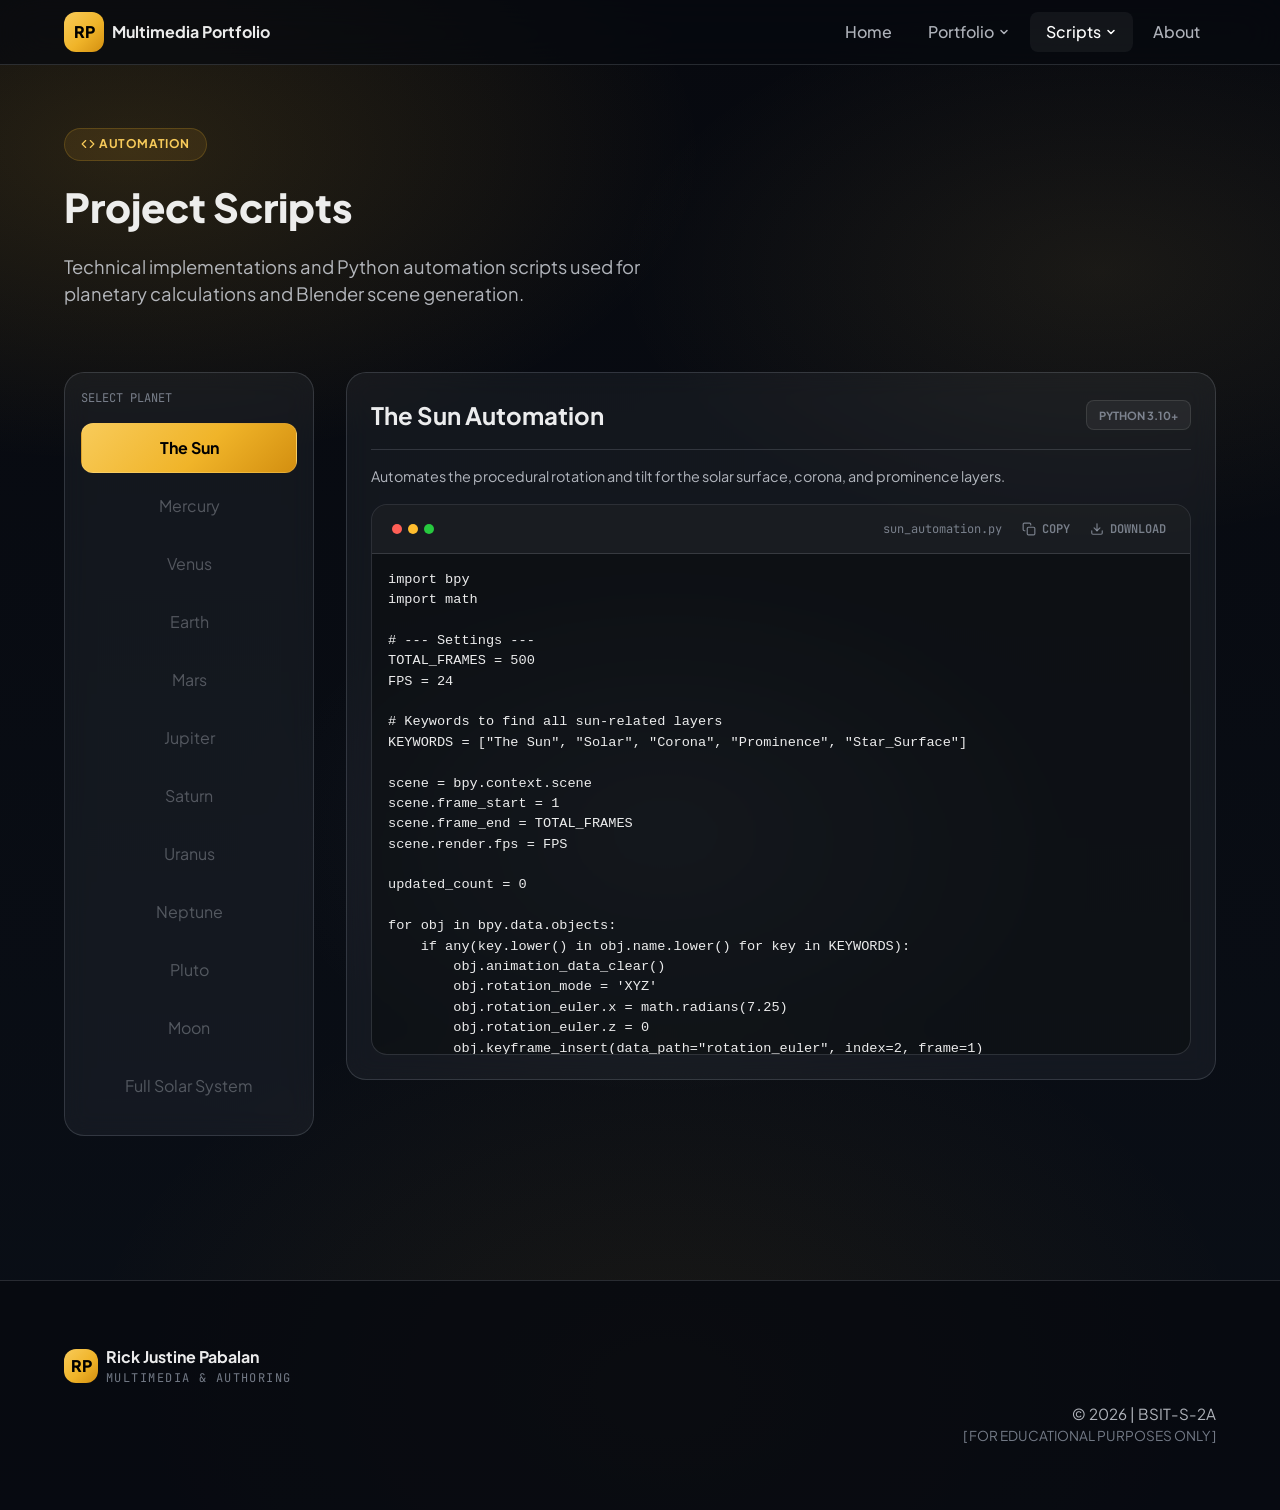
<file: portfolio/scripts.html>
<!DOCTYPE html>
<html lang="en">

<head>
    <meta charset="UTF-8">
    <meta name="viewport" content="width=device-width, initial-scale=1.0">
    <title>Project Scripts - Rick Justine Pabalan</title>
    <link rel="stylesheet" href="../assets/css/main.css">
    <style>
        .scripts-container {
            display: grid;
            grid-template-columns: 250px 1fr;
            gap: 2rem;
            align-items: start;
        }

        @media (max-width: 992px) {
            .scripts-container {
                grid-template-columns: 1fr;
            }
        }

        .script-sidebar {
            position: sticky;
            top: 100px;
        }

        .planet-nav-item {
            display: flex;
            align-items: center;
            padding: 0.75rem 1rem;
            border-radius: 12px;
            color: var(--text-1);
            transition: all 0.2s ease;
            cursor: pointer;
            border: 1px solid transparent;
            margin-bottom: 0.5rem;
            text-decoration: none;
        }

        .planet-nav-item:hover {
            background: rgba(255, 255, 255, 0.05);
            color: #fff;
        }

        .planet-nav-item.active {
            background: var(--accent-grad);
            color: #000;
            font-weight: 700;
            border-color: rgba(255, 255, 255, 0.1);
        }

        .script-content {
            display: none;
        }

        .script-content.active {
            display: block;
            animation: fadeIn 0.4s ease-out;
        }

        .script-header {
            display: flex;
            justify-content: space-between;
            align-items: center;
            margin-bottom: 1rem;
            padding-bottom: 1rem;
            border-bottom: 1px solid var(--glass-border);
        }

        .code-window {
            background: rgba(0, 0, 0, 0.3);
            border: 1px solid var(--glass-border);
            border-radius: 16px;
            overflow: hidden;
        }

        .code-header {
            background: rgba(255, 255, 255, 0.05);
            padding: 0.75rem 1.25rem;
            display: flex;
            align-items: center;
            justify-content: space-between;
            border-bottom: 1px solid var(--glass-border);
        }

        .code-actions {
            display: flex;
            gap: 12px;
            align-items: center;
        }

        .action-btn {
            background: transparent;
            border: none;
            color: var(--text-2);
            cursor: pointer;
            padding: 4px;
            border-radius: 6px;
            transition: all 0.2s ease;
            display: flex;
            align-items: center;
            gap: 6px;
            font-size: 0.75rem;
            font-family: var(--font-mono);
            font-weight: 600;
        }

        .action-btn:hover {
            color: var(--accent-b);
            background: rgba(255, 255, 255, 0.05);
        }

        .action-btn svg {
            width: 14px;
            height: 14px;
        }

        .copy-feedback {
            position: absolute;
            top: -30px;
            right: 0;
            background: var(--accent-grad);
            color: #000;
            padding: 4px 8px;
            border-radius: 4px;
            font-size: 0.7rem;
            font-weight: 700;
            opacity: 0;
            transition: opacity 0.3s ease;
            pointer-events: none;
        }

        .copy-feedback.show {
            opacity: 1;
        }

        .code-dots {
            display: flex;
            gap: 6px;
        }

        .dot {
            width: 10px;
            height: 10px;
            border-radius: 50%;
        }

        .dot-red { background: #ff5f56; }
        .dot-yellow { background: #ffbd2e; }
        .dot-green { background: #27c93f; }
        .tag-pending {
            background: rgba(255, 255, 255, 0.05);
            color: var(--text-2);
            border: 1px solid var(--glass-border);
        }

        .muted-2 { color: var(--text-2); }
        .fs-xs { font-size: 0.75rem; }
        .ls-neg-02 { letter-spacing: -0.02em; }
        .mono { font-family: var(--font-mono); }

        /* Dropdown Active State */
        .active-dropdown-item {
            background: rgba(240, 180, 41, 0.15) !important;
            color: var(--accent-b) !important;
            font-weight: 600;
        }
    </style>
</head>

<body>

    <nav class="glass-nav">
        <div class="nav-container">
            <a class="d-flex align-items-center gap-2" href="../index.html">
                <span class="brand-mark">RP</span>
                <span class="d-none d-sm-inline fw-bold">Multimedia Portfolio</span>
            </a>

            <button class="nav-toggler" id="menu-toggle" aria-label="Toggle navigation">
                <svg width="24" height="24" viewBox="0 0 24 24" fill="none" stroke="currentColor" stroke-width="2" stroke-linecap="round" stroke-linejoin="round"><line x1="3" y1="12" x2="21" y2="12"></line><line x1="3" y1="6" x2="21" y2="6"></line><line x1="3" y1="18" x2="21" y2="18"></line></svg>
            </button>

            <div class="nav-menu" id="nav-menu">
                <ul class="d-flex align-items-center gap-1 m-0 p-0 list-unstyled">
                    <li><a class="nav-link" href="../index.html">Home</a></li>
                    <li class="custom-dropdown">
                        <a class="nav-link" href="index.html">
                            Portfolio
                            <svg class="ms-1" width="12" height="12" viewBox="0 0 24 24" fill="none" stroke="currentColor" stroke-width="3" stroke-linecap="round" stroke-linejoin="round"><path d="M6 9l6 6 6-6"/></svg>
                        </a>
                        <div class="dropdown-content glass">
                            <a class="nav-link" href="index.html">
                                <svg class="me-2" width="14" height="14" viewBox="0 0 24 24" fill="none" stroke="currentColor" stroke-width="2" stroke-linecap="round" stroke-linejoin="round"><rect x="3" y="3" width="7" height="7"></rect><rect x="14" y="3" width="7" height="7"></rect><rect x="14" y="14" width="7" height="7"></rect><rect x="3" y="14" width="7" height="7"></rect></svg>
                                Project Archive
                            </a>
                            <div class="divider-light"></div>
                            <a class="nav-link" href="solarsystem.html">
                                <svg class="me-2" width="14" height="14" viewBox="0 0 24 24" fill="none" stroke="currentColor" stroke-width="2" stroke-linecap="round" stroke-linejoin="round"><path d="M21 16V8a2 2 0 0 0-1-1.73l-7-4a2 2 0 0 0-2 0l-7 4A2 2 0 0 0 3 8v8a2 2 0 0 0 1 1.73l7 4a2 2 0 0 0 2 0l7-4A2 2 0 0 0 21 16z"></path><polyline points="3.27 6.96 12 12.01 20.73 6.96"></polyline><line x1="12" y1="22.08" x2="12" y2="12"></line></svg>
                                Blender — Solar System
                            </a>
                            <a class="nav-link" href="rotoscope.html">
                                <svg class="me-2" width="14" height="14" viewBox="0 0 24 24" fill="none" stroke="currentColor" stroke-width="2" stroke-linecap="round" stroke-linejoin="round"><rect x="2" y="2" width="20" height="20" rx="2.18" ry="2.18"></rect><line x1="7" y1="2" x2="7" y2="22"></line><line x1="17" y1="2" x2="17" y2="22"></line><line x1="2" y1="12" x2="22" y2="12"></line><line x1="2" y1="7" x2="7" y2="7"></line><line x1="2" y1="17" x2="7" y2="17"></line><line x1="17" y1="17" x2="22" y2="17"></line><line x1="17" y1="7" x2="22" y2="7"></line></svg>
                                Rotoscoping — Workflow
                            </a>
                        </div>
                    </li>
                    <li class="custom-dropdown">
                        <a class="nav-link" href="scripts.html">
                            Scripts
                            <svg class="ms-1" width="12" height="12" viewBox="0 0 24 24" fill="none" stroke="currentColor" stroke-width="3" stroke-linecap="round" stroke-linejoin="round"><path d="M6 9l6 6 6-6"/></svg>
                        </a>
                        <div class="dropdown-content glass dropdown-scripts">
                            <a class="nav-link" href="#sun">The Sun</a>
                            <a class="nav-link" href="#mercury">Mercury</a>
                            <a class="nav-link" href="#venus">Venus</a>
                            <a class="nav-link" href="#earth">Earth</a>
                            <a class="nav-link" href="#mars">Mars</a>
                            <a class="nav-link" href="#jupiter">Jupiter</a>
                            <a class="nav-link" href="#saturn">Saturn</a>
                            <a class="nav-link" href="#uranus">Uranus</a>
                            <a class="nav-link" href="#neptune">Neptune</a>
                            <a class="nav-link" href="#pluto">Pluto</a>
                            <a class="nav-link" href="#moon">Moon</a>
                            <div class="divider-light"></div>
                            <a class="nav-link" href="#full-solar-system">Full Solar System</a>
                        </div>
                    </li>
                    <li><a class="nav-link" href="../about.html">About</a></li>
                </ul>
            </div>
        </div>
    </nav>

    <main class="section">
        <div class="container pt-5">
            <div class="section-head">
                <div class="pill">
                    <svg width="14" height="14" viewBox="0 0 24 24" fill="none" stroke="currentColor" stroke-width="2" stroke-linecap="round" stroke-linejoin="round" class="me-1"><polyline points="16 18 22 12 16 6"></polyline><polyline points="8 6 2 12 8 18"></polyline></svg>
                    Automation
                </div>
                <h1 class="section-title mt-3">Project Scripts</h1>
                <p class="section-desc">Technical implementations and Python automation scripts used for planetary calculations and Blender scene generation.</p>
            </div>

            <div class="scripts-container">
                <!-- Sidebar Navigation -->
                <aside class="script-sidebar glass p-3">
                    <div class="muted-2 fs-xs mono mb-3 px-2">SELECT PLANET</div>
                    <a href="#sun" class="planet-nav-item active">The Sun</a>
                    <a href="#mercury" class="planet-nav-item">Mercury</a>
                    <a href="#venus" class="planet-nav-item">Venus</a>
                    <a href="#earth" class="planet-nav-item">Earth</a>
                    <a href="#mars" class="planet-nav-item">Mars</a>
                    <a href="#jupiter" class="planet-nav-item">Jupiter</a>
                    <a href="#saturn" class="planet-nav-item">Saturn</a>
                    <a href="#uranus" class="planet-nav-item">Uranus</a>
                    <a href="#neptune" class="planet-nav-item">Neptune</a>
                    <a href="#pluto" class="planet-nav-item">Pluto</a>
                    <a href="#moon" class="planet-nav-item">Moon</a>
                    <a href="#full-solar-system" class="planet-nav-item">Full Solar System</a>
                </aside>

                <!-- Script Content Area -->
                <div class="script-main glass p-4">
                    
                    <!-- Sun Script -->
                    <div id="sun" class="script-content active">
                        <div class="script-header">
                            <h2 class="m-0">The Sun Automation</h2>
                            <span class="tag">PYTHON 3.10+</span>
                        </div>
                        <p class="muted fs-09">Automates the procedural rotation and tilt for the solar surface, corona, and prominence layers.</p>
                        <div class="code-window">
                            <div class="code-header">
                                <div class="code-dots">
                                    <div class="dot dot-red"></div>
                                    <div class="dot dot-yellow"></div>
                                    <div class="dot dot-green"></div>
                                </div>
                                <div class="d-flex align-items-center gap-3">
                                    <span class="muted-2 fs-xs mono">sun_automation.py</span>
                                    <div class="code-actions position-relative">
                                        <button class="action-btn" onclick="copyCode(this)" title="Copy Code">
                                            <svg viewBox="0 0 24 24" fill="none" stroke="currentColor" stroke-width="2" stroke-linecap="round" stroke-linejoin="round"><rect x="9" y="9" width="13" height="13" rx="2" ry="2"></rect><path d="M5 15H4a2 2 0 0 1-2-2V4a2 2 0 0 1 2-2h9a2 2 0 0 1 2 2v1"></path></svg>
                                            <span>COPY</span>
                                        </button>
                                        <button class="action-btn" onclick="downloadCode(this, 'sun_automation.py')" title="Download Script">
                                            <svg viewBox="0 0 24 24" fill="none" stroke="currentColor" stroke-width="2" stroke-linecap="round" stroke-linejoin="round"><path d="M21 15v4a2 2 0 0 1-2 2H5a2 2 0 0 1-2-2v-4"></path><polyline points="7 10 12 15 17 10"></polyline><line x1="12" y1="15" x2="12" y2="3"></line></svg>
                                            <span>DOWNLOAD</span>
                                        </button>
                                        <div class="copy-feedback">COPIED!</div>
                                    </div>
                                </div>
                            </div>
                            <div class="p-3 overflow-auto" style="max-height: 500px; font-family: var(--font-mono); font-size: 0.85rem;">
<pre class="m-0"><code class="language-python">import bpy 
import math 

# --- Settings --- 
TOTAL_FRAMES = 500 
FPS = 24 

# Keywords to find all sun-related layers
KEYWORDS = ["The Sun", "Solar", "Corona", "Prominence", "Star_Surface"] 

scene = bpy.context.scene 
scene.frame_start = 1 
scene.frame_end = TOTAL_FRAMES 
scene.render.fps = FPS 

updated_count = 0 

for obj in bpy.data.objects: 
    if any(key.lower() in obj.name.lower() for key in KEYWORDS): 
        obj.animation_data_clear() 
        obj.rotation_mode = 'XYZ' 
        obj.rotation_euler.x = math.radians(7.25) 
        obj.rotation_euler.z = 0 
        obj.keyframe_insert(data_path="rotation_euler", index=2, frame=1) 
        obj.rotation_euler.z = math.radians(360) 
        obj.keyframe_insert(data_path="rotation_euler", index=2, frame=TOTAL_FRAMES + 1) 

        if obj.animation_data and obj.animation_data.action: 
            action = obj.animation_data.action 
            for layer in action.layers: 
                for strip in layer.strips: 
                    for channelbag in strip.channelbags: 
                        for fcurve in channelbag.fcurves: 
                            for kp in fcurve.keyframe_points: 
                                kp.interpolation = 'LINEAR' 
        updated_count += 1 

if updated_count == 0: 
    print("❌ No sun-related objects found.") 
else: 
    scene.frame_set(1) 
    print(f"✅ Success! Animated {updated_count} sun parts.")</code></pre>
                            </div>
                        </div>
                    </div>

                    <!-- Mercury Script -->
                    <div id="mercury" class="script-content">
                        <div class="script-header">
                            <h2 class="m-0">Mercury Automation</h2>
                            <span class="tag">PYTHON 3.10+</span>
                        </div>
                        <p class="muted fs-09">Implements realistic sidereal day rotation and axial tilt for Mercury based on orbital physics.</p>
                        <div class="code-window">
                            <div class="code-header">
                                <div class="code-dots">
                                    <div class="dot dot-red"></div>
                                    <div class="dot dot-yellow"></div>
                                    <div class="dot dot-green"></div>
                                </div>
                                <div class="d-flex align-items-center gap-3">
                                    <span class="muted-2 fs-xs mono">mercury_automation.py</span>
                                    <div class="code-actions position-relative">
                                        <button class="action-btn" onclick="copyCode(this)" title="Copy Code">
                                            <svg viewBox="0 0 24 24" fill="none" stroke="currentColor" stroke-width="2" stroke-linecap="round" stroke-linejoin="round"><rect x="9" y="9" width="13" height="13" rx="2" ry="2"></rect><path d="M5 15H4a2 2 0 0 1-2-2V4a2 2 0 0 1 2-2h9a2 2 0 0 1 2 2v1"></path></svg>
                                            <span>COPY</span>
                                        </button>
                                        <button class="action-btn" onclick="downloadCode(this, 'mercury_automation.py')" title="Download Script">
                                            <svg viewBox="0 0 24 24" fill="none" stroke="currentColor" stroke-width="2" stroke-linecap="round" stroke-linejoin="round"><path d="M21 15v4a2 2 0 0 1-2 2H5a2 2 0 0 1-2-2v-4"></path><polyline points="7 10 12 15 17 10"></polyline><line x1="12" y1="15" x2="12" y2="3"></line></svg>
                                            <span>DOWNLOAD</span>
                                        </button>
                                        <div class="copy-feedback">COPIED!</div>
                                    </div>
                                </div>
                            </div>
                            <div class="p-3 overflow-auto" style="max-height: 500px; font-family: var(--font-mono); font-size: 0.85rem;">
<pre class="m-0"><code class="language-python">import bpy 
import math 

# --- USER SETTINGS --- 
MERCURY_OBJECT_NAME  = "Mercury" 
CAMERA_DISTANCE      = 6.0 
EARTH_DAYS_PER_FRAME = 0.244 
SIDEREAL_DAY_EARTH_DAYS = 58.646 
AXIAL_TILT_DEG          = 0.034 

def center_camera_on_mercury(): 
    camera = bpy.data.objects.get("Camera") 
    if not camera: return 
    camera.location = (0.0, -CAMERA_DISTANCE, 0.0) 
    camera.rotation_euler = (1.5707963, 0.0, 0.0) 

def center_and_spin_mercury(): 
    fps              = bpy.context.scene.render.fps 
    total_frames     = fps * 10 
    mercury = bpy.data.objects.get(MERCURY_OBJECT_NAME) 
    if not mercury: return 

    mercury.location = (0.0, 0.0, 0.0) 
    mercury.animation_data_clear() 

    for frame in range(1, total_frames + 1): 
        bpy.context.scene.frame_set(frame) 
        earth_days = (frame - 1) * EARTH_DAYS_PER_FRAME 
        spin_angle = (earth_days / SIDEREAL_DAY_EARTH_DAYS) * 2 * math.pi 
        mercury.rotation_euler = (math.radians(AXIAL_TILT_DEG), 0.0, spin_angle) 
        mercury.keyframe_insert(data_path="location", frame=frame) 
        mercury.keyframe_insert(data_path="rotation_euler", frame=frame) 

    # Linear Interpolation
    if mercury.animation_data and mercury.animation_data.action: 
        action = mercury.animation_data.action 
        for fcurve in action.fcurves: 
            for kp in fcurve.keyframe_points: 
                kp.interpolation = 'LINEAR' 

center_camera_on_mercury() 
center_and_spin_mercury()</code></pre>
                            </div>
                        </div>
                    </div>

                    <!-- Venus Script -->
                    <div id="venus" class="script-content">
                        <div class="script-header">
                            <h2 class="m-0">Venus Automation</h2>
                            <span class="tag">PYTHON 3.10+</span>
                        </div>
                        <p class="muted fs-09">Handles the retrograde rotation and atmospheric layer movement for the Venusian environment.</p>
                        <div class="code-window">
                            <div class="code-header">
                                <div class="code-dots">
                                    <div class="dot dot-red"></div>
                                    <div class="dot dot-yellow"></div>
                                    <div class="dot dot-green"></div>
                                </div>
                                <div class="d-flex align-items-center gap-3">
                                    <span class="muted-2 fs-xs mono">venus_automation.py</span>
                                    <div class="code-actions position-relative">
                                        <button class="action-btn" onclick="copyCode(this)" title="Copy Code">
                                            <svg viewBox="0 0 24 24" fill="none" stroke="currentColor" stroke-width="2" stroke-linecap="round" stroke-linejoin="round"><rect x="9" y="9" width="13" height="13" rx="2" ry="2"></rect><path d="M5 15H4a2 2 0 0 1-2-2V4a2 2 0 0 1 2-2h9a2 2 0 0 1 2 2v1"></path></svg>
                                            <span>COPY</span>
                                        </button>
                                        <button class="action-btn" onclick="downloadCode(this, 'venus_automation.py')" title="Download Script">
                                            <svg viewBox="0 0 24 24" fill="none" stroke="currentColor" stroke-width="2" stroke-linecap="round" stroke-linejoin="round"><path d="M21 15v4a2 2 0 0 1-2 2H5a2 2 0 0 1-2-2v-4"></path><polyline points="7 10 12 15 17 10"></polyline><line x1="12" y1="15" x2="12" y2="3"></line></svg>
                                            <span>DOWNLOAD</span>
                                        </button>
                                        <div class="copy-feedback">COPIED!</div>
                                    </div>
                                </div>
                            </div>
                            <div class="p-3 overflow-auto" style="max-height: 500px; font-family: var(--font-mono); font-size: 0.85rem;">
<pre class="m-0"><code class="language-python">import bpy 
import math 

# --- Venus Settings --- 
VENUS_BODY = "Venus" 
VENUS_CLOUDS = "Venus_Atmosphere" 
SIDEREAL_DAY = 243.022  # Earth days (Retrograde) 
AXIAL_TILT = 177.36     # Degrees 

def apply_venus_rotation(): 
    scene = bpy.context.scene 
    fps = scene.render.fps 
    total_frames = scene.frame_end 
    
    venus = bpy.data.objects.get(VENUS_BODY) 
    clouds = bpy.data.objects.get(VENUS_CLOUDS) 
    
    if not venus: return 

    venus.animation_data_clear() 
    venus.rotation_mode = 'XYZ' 
    
    for frame in range(scene.frame_start, total_frames + 1): 
        scene.frame_set(frame) 
        # Negative sign for retrograde rotation
        spin = -((frame / fps) / (SIDEREAL_DAY * 86400)) * 2 * math.pi 
        venus.rotation_euler = (math.radians(AXIAL_TILT), 0, spin) 
        venus.keyframe_insert(data_path="rotation_euler", frame=frame) 
        
        if clouds: 
            # Clouds rotate slightly faster than the surface
            cloud_spin = spin * 1.2  
            clouds.rotation_euler = (math.radians(AXIAL_TILT), 0, cloud_spin) 
            clouds.keyframe_insert(data_path="rotation_euler", frame=frame) 

apply_venus_rotation()</code></pre>
                            </div>
                        </div>
                    </div>

                    <!-- Earth Script -->
                    <div id="earth" class="script-content">
                        <div class="script-header">
                            <h2 class="m-0">Earth Automation</h2>
                            <span class="tag">PYTHON 3.10+</span>
                        </div>
                        <p class="muted fs-09">Synchronizes cloud layer rotation with surface rotation and manages moon orbital constraints.</p>
                        <div class="code-window">
                            <div class="code-header">
                                <div class="code-dots">
                                    <div class="dot dot-red"></div>
                                    <div class="dot dot-yellow"></div>
                                    <div class="dot dot-green"></div>
                                </div>
                                <div class="d-flex align-items-center gap-3">
                                    <span class="muted-2 fs-xs mono">earth_automation.py</span>
                                    <div class="code-actions position-relative">
                                        <button class="action-btn" onclick="copyCode(this)" title="Copy Code">
                                            <svg viewBox="0 0 24 24" fill="none" stroke="currentColor" stroke-width="2" stroke-linecap="round" stroke-linejoin="round"><rect x="9" y="9" width="13" height="13" rx="2" ry="2"></rect><path d="M5 15H4a2 2 0 0 1-2-2V4a2 2 0 0 1 2-2h9a2 2 0 0 1 2 2v1"></path></svg>
                                            <span>COPY</span>
                                        </button>
                                        <button class="action-btn" onclick="downloadCode(this, 'earth_automation.py')" title="Download Script">
                                            <svg viewBox="0 0 24 24" fill="none" stroke="currentColor" stroke-width="2" stroke-linecap="round" stroke-linejoin="round"><path d="M21 15v4a2 2 0 0 1-2 2H5a2 2 0 0 1-2-2v-4"></path><polyline points="7 10 12 15 17 10"></polyline><line x1="12" y1="15" x2="12" y2="3"></line></svg>
                                            <span>DOWNLOAD</span>
                                        </button>
                                        <div class="copy-feedback">COPIED!</div>
                                    </div>
                                </div>
                            </div>
                            <div class="p-3 overflow-auto" style="max-height: 500px; font-family: var(--font-mono); font-size: 0.85rem;">
<pre class="m-0"><code class="language-python">import bpy 
import math 

# --- Earth System Settings --- 
EARTH = "Earth" 
CLOUDS = "Earth_Clouds" 
MOON = "Moon" 
TILT = 23.44 
DAY_LENGTH = 0.9972  # Sidereal day in Earth days 

def setup_earth_system(): 
    scene = bpy.context.scene 
    obj = bpy.data.objects.get(EARTH) 
    cloud_obj = bpy.data.objects.get(CLOUDS) 
    
    if not obj: return 

    # Surface Rotation 
    obj.rotation_mode = 'XYZ' 
    obj.rotation_euler.x = math.radians(TILT) 
    
    # Add driver for constant rotation 
    driver = obj.driver_add("rotation_euler", 2).driver 
    driver.type = 'SCRIPTED' 
    # Rotation formula: (2*pi / (seconds_in_day)) * time 
    driver.expression = f"(2 * pi / ({DAY_LENGTH} * 86400)) * frame / {scene.render.fps}" 
    
    if cloud_obj: 
        cloud_obj.rotation_mode = 'XYZ' 
        cloud_obj.rotation_euler.x = math.radians(TILT) 
        c_driver = cloud_obj.driver_add("rotation_euler", 2).driver 
        c_driver.type = 'SCRIPTED' 
        # Clouds rotate 10% faster for dynamic effect 
        c_driver.expression = f"(2 * pi / ({DAY_LENGTH} * 86400)) * 1.1 * frame / {scene.render.fps}" 

setup_earth_system()</code></pre>
                            </div>
                        </div>
                    </div>

                    <!-- Mars Script -->
                    <div id="mars" class="script-content">
                        <div class="script-header">
                            <h2 class="m-0">Mars Automation</h2>
                            <span class="tag">PYTHON 3.10+</span>
                        </div>
                        <p class="muted fs-09">Simulates Martian rotation and provides setup for dust storm particle systems.</p>
                        <div class="code-window">
                            <div class="code-header">
                                <div class="code-dots">
                                    <div class="dot dot-red"></div>
                                    <div class="dot dot-yellow"></div>
                                    <div class="dot dot-green"></div>
                                </div>
                                <div class="d-flex align-items-center gap-3">
                                    <span class="muted-2 fs-xs mono">mars_automation.py</span>
                                    <div class="code-actions position-relative">
                                        <button class="action-btn" onclick="copyCode(this)" title="Copy Code">
                                            <svg viewBox="0 0 24 24" fill="none" stroke="currentColor" stroke-width="2" stroke-linecap="round" stroke-linejoin="round"><rect x="9" y="9" width="13" height="13" rx="2" ry="2"></rect><path d="M5 15H4a2 2 0 0 1-2-2V4a2 2 0 0 1 2-2h9a2 2 0 0 1 2 2v1"></path></svg>
                                            <span>COPY</span>
                                        </button>
                                        <button class="action-btn" onclick="downloadCode(this, 'mars_automation.py')" title="Download Script">
                                            <svg viewBox="0 0 24 24" fill="none" stroke="currentColor" stroke-width="2" stroke-linecap="round" stroke-linejoin="round"><path d="M21 15v4a2 2 0 0 1-2 2H5a2 2 0 0 1-2-2v-4"></path><polyline points="7 10 12 15 17 10"></polyline><line x1="12" y1="15" x2="12" y2="3"></line></svg>
                                            <span>DOWNLOAD</span>
                                        </button>
                                        <div class="copy-feedback">COPIED!</div>
                                    </div>
                                </div>
                            </div>
                            <div class="p-3 overflow-auto" style="max-height: 500px; font-family: var(--font-mono); font-size: 0.85rem;">
<pre class="m-0"><code class="language-python">import bpy 
import math 

mars = bpy.data.objects.get("Mars") 
moon1 = bpy.data.objects.get("Moon")      
moon2 = bpy.data.objects.get("Moon.001")  

if not mars: 
    print("ERROR: Mars not found.") 
else: 
    mars.location = (0, 0, 0) 
    mars.scale = (1.0, 1.0, 1.0) 

    if moon1: 
        moon1.scale = (0.14, 0.14, 0.14) 
    if moon2: 
        moon2.scale = (0.09, 0.09, 0.09) 

    bpy.ops.object.select_all(action='DESELECT') 
    for obj in [mars, moon1, moon2]: 
        if obj: 
            obj.animation_data_clear() 

    for obj in list(bpy.data.objects): 
        if obj.type == 'LIGHT': 
            bpy.data.objects.remove(obj, do_unlink=True) 

    sun_data = bpy.data.lights.new(name="Sun", type='SUN') 
    sun_data.energy = 4.0 
    sun_obj = bpy.data.objects.new("Sun", sun_data) 
    bpy.context.collection.objects.link(sun_obj) 
    sun_obj.location = (0, -100, 40) 
    sun_obj.rotation_euler = (math.radians(35), 0, 0) 

    if moon1: 
        empty1 = bpy.data.objects.get("Moon1_Orbit") 
        if not empty1: 
            bpy.ops.object.empty_add(type='PLAIN_AXES', location=(0, 0, 0)) 
            empty1 = bpy.context.active_object 
            empty1.name = "Moon1_Orbit" 
        
        moon1.parent = empty1 
        moon1.location = (3.0, 0, 0.4)   

    if moon2: 
        empty2 = bpy.data.objects.get("Moon2_Orbit") 
        if not empty2: 
            bpy.ops.object.empty_add(type='PLAIN_AXES', location=(0, 0, 0)) 
            empty2 = bpy.context.active_object 
            empty2.name = "Moon2_Orbit" 
        
        moon2.parent = empty2 
        moon2.location = (5.2, 0, -0.4) 

    scene = bpy.context.scene 
    scene.render.fps = 24 
    scene.frame_start = 1 
    scene.frame_end = 240 

    mars.rotation_euler = (math.radians(25.2), 0, 0) 

    for f in range(1, 241, 8): 
        angle = (f - 1) * 360 / 300 
        mars.rotation_euler.z = math.radians(angle) 
        mars.keyframe_insert(data_path="rotation_euler", index=2, frame=f) 

    if moon1 and empty1: 
        empty1.rotation_euler = (0, 0, 0) 
        for f in range(1, 241, 6): 
            angle = (f - 1) * 360 / 180          
            empty1.rotation_euler.z = math.radians(angle) 
            empty1.keyframe_insert(data_path="rotation_euler", index=2, frame=f) 

            moon1.rotation_euler.z = math.radians(angle * 3) 
            moon1.keyframe_insert(data_path="rotation_euler", index=2, frame=f) 

    if moon2 and empty2: 
        empty2.rotation_euler = (0, 0, 0) 
        for f in range(1, 241, 8): 
            angle = (f - 1) * 360 / 320          
            empty2.rotation_euler.z = math.radians(angle) 
            empty2.keyframe_insert(data_path="rotation_euler", index=2, frame=f) 

            moon2.rotation_euler.z = math.radians(angle * 2) 
            moon2.keyframe_insert(data_path="rotation_euler", index=2, frame=f) 

    scene.frame_current = 1 

    print("✅ Stable orbit method applied!") </code></pre>
                            </div>
                        </div>
                    </div>

                    <!-- Jupiter Script -->
                    <div id="jupiter" class="script-content">
                        <div class="script-header">
                            <h2 class="m-0">Jupiter Automation</h2>
                            <span class="tag">PYTHON 3.10+</span>
                        </div>
                        <p class="muted fs-09">Manages complex differential rotation for the Great Red Spot and Jovian bands.</p>
                        <div class="code-window">
                            <div class="code-header">
                                <div class="code-dots">
                                    <div class="dot dot-red"></div>
                                    <div class="dot dot-yellow"></div>
                                    <div class="dot dot-green"></div>
                                </div>
                                <div class="d-flex align-items-center gap-3">
                                    <span class="muted-2 fs-xs mono">jupiter_automation.py</span>
                                    <div class="code-actions position-relative">
                                        <button class="action-btn" onclick="copyCode(this)" title="Copy Code">
                                            <svg viewBox="0 0 24 24" fill="none" stroke="currentColor" stroke-width="2" stroke-linecap="round" stroke-linejoin="round"><rect x="9" y="9" width="13" height="13" rx="2" ry="2"></rect><path d="M5 15H4a2 2 0 0 1-2-2V4a2 2 0 0 1 2-2h9a2 2 0 0 1 2 2v1"></path></svg>
                                            <span>COPY</span>
                                        </button>
                                        <button class="action-btn" onclick="downloadCode(this, 'jupiter_automation.py')" title="Download Script">
                                            <svg viewBox="0 0 24 24" fill="none" stroke="currentColor" stroke-width="2" stroke-linecap="round" stroke-linejoin="round"><path d="M21 15v4a2 2 0 0 1-2-2H5a2 2 0 0 1-2-2v-4"></path><polyline points="7 10 12 15 17 10"></polyline><line x1="12" y1="15" x2="12" y2="3"></line></svg>
                                            <span>DOWNLOAD</span>
                                        </button>
                                        <div class="copy-feedback">COPIED!</div>
                                    </div>
                                </div>
                            </div>
                            <div class="p-3 overflow-auto" style="max-height: 500px; font-family: var(--font-mono); font-size: 0.85rem;">
<pre class="m-0"><code class="language-python">import math 
import os 
from pathlib import Path 

import bpy 
from mathutils import Matrix 

JUPITER_NAME = "Jupiter" 
MOON_NAMES = ["Moon", "Moon.001", "Moon.002", "Moon.003"] 
MOON_LABELS = ["Io", "Europa", "Ganymede", "Callisto"] 

FPS = 30 
VIDEO_SECONDS = 10 
FRAME_START = 1 
FRAME_END = FPS * VIDEO_SECONDS 

JUPITER_DIAMETER = 10.0 
MOON_DIAMETERS = { 
    "Io": 1.0,        
    "Europa": 0.6,    
    "Ganymede": 1.8,  
    "Callisto": 1.3,  
} 

ORBIT_DISTANCES = [10.0, 14.0, 19.0, 25.0] 
START_ANGLES_DEG = [205.0, 245.0, 295.0, 335.0] 

JUPITER_SPIN_TURNS = 0.70 
MOON_ORBIT_TURNS = { 
    "Io": 0.90, 
    "Europa": 0.48, 
    "Ganymede": 0.25, 
    "Callisto": 0.12, 
} 

JUPITER_AXIAL_TILT_DEG = 3.13 
AUTO_PREFIX = "AUTO_JUPITER_ONLY_" 


def get_object(name): 
    obj = bpy.data.objects.get(name) 
    if obj is None: 
        raise RuntimeError(f"Missing required object named '{name}'.") 
    return obj 


def clear_previous_setup(): 
    for obj in list(bpy.data.objects): 
        if obj.name.startswith(AUTO_PREFIX): 
            bpy.data.objects.remove(obj, do_unlink=True) 


def clear_object_animation(obj): 
    if obj.animation_data: 
        obj.animation_data_clear() 


def set_keyframes_linear(fcurve): 
    for keyframe in fcurve.keyframe_points: 
        keyframe.interpolation = "LINEAR" 


def iter_layered_action_fcurves(action): 
    for layer in getattr(action, "layers", []): 
        for strip in getattr(layer, "strips", []): 
            for channelbag in getattr(strip, "channelbags", []): 
                for fcurve in getattr(channelbag, "fcurves", []): 
                    yield fcurve 


def set_linear_animation(obj, data_path="rotation_euler", indices=(0, 1, 2)): 
    if not obj.animation_data or not obj.animation_data.action: 
        return 

    action = obj.animation_data.action 

    try: 
        legacy_fcurves = action.fcurves 
    except AttributeError: 
        legacy_fcurves = [] 

    for fcurve in legacy_fcurves: 
        if fcurve.data_path == data_path and fcurve.array_index in indices: 
            set_keyframes_linear(fcurve) 

    for fcurve in iter_layered_action_fcurves(action): 
        if fcurve.data_path == data_path and fcurve.array_index in indices: 
            set_keyframes_linear(fcurve) 


def animate_z_rotation(obj, turns, start_angle=0.0): 
    obj.rotation_mode = "XYZ" 
    obj.rotation_euler = (obj.rotation_euler.x, obj.rotation_euler.y, start_angle) 
    obj.keyframe_insert(data_path="rotation_euler", frame=FRAME_START) 
    obj.rotation_euler[2] = start_angle + (math.tau * turns) 
    obj.keyframe_insert(data_path="rotation_euler", frame=FRAME_END) 
    set_linear_animation(obj) 


def force_exact_diameter(obj, target_diameter): 
    obj.constraints.clear() 
    obj.delta_scale = (1.0, 1.0, 1.0) 
    bpy.context.view_layer.update() 
    
    current_scale_x = obj.scale.x if abs(obj.scale.x) &gt; 0.0001 else 1.0 
    
    raw_width = obj.dimensions.x / current_scale_x 
    if raw_width &lt;= 0.001: 
        raw_width = 1.0 
        
    exact_scale = target_diameter / raw_width 
    obj.scale = (exact_scale, exact_scale, exact_scale) 
    bpy.context.view_layer.update() 


def setup_world_background(): 
    scene = bpy.context.scene 
    if not scene.world: 
        scene.world = bpy.data.worlds.new("World") 
    
    world = scene.world 
    world.use_nodes = True 
    nodes = world.node_tree.nodes 
    links = world.node_tree.links 
    nodes.clear() 

    node_bg = nodes.new(type='ShaderNodeBackground') 
    node_out = nodes.new(type='ShaderNodeOutputWorld') 
    node_tex = nodes.new(type='ShaderNodeTexEnvironment') 

    star_img_path = r"D:\MultimediaPortfolio\images\2k_stars.jpg" 
    if os.path.exists(star_img_path): 
        node_tex.image = bpy.data.images.load(star_img_path) 
        links.new(node_tex.outputs['Color'], node_bg.inputs['Color']) 
        links.new(node_bg.outputs['Background'], node_out.inputs['Surface']) 
        node_bg.inputs['Strength'].default_value = 1.0 


def setup_exhibition_lighting(): 
    for obj in bpy.data.objects: 
        if obj.type == 'LIGHT': 
            bpy.data.objects.remove(obj, do_unlink=True) 

    bpy.ops.object.light_add(type='SUN', align='WORLD') 
    key_light = bpy.context.active_object 
    key_light.name = "Key_Sun" 
    key_light.data.energy = 3.0 
    key_light.rotation_euler = (math.radians(60), math.radians(20), math.radians(45)) 

    bpy.ops.object.light_add(type='SUN', align='WORLD') 
    fill_light = bpy.context.active_object 
    fill_light.name = "Fill_Sun" 
    fill_light.data.energy = 0.6 
    fill_light.rotation_euler = (math.radians(-60), math.radians(200), math.radians(-45)) 


def setup_jupiter_animation(): 
    jupiter = get_object(JUPITER_NAME) 
    moons = [get_object(name) for name in MOON_NAMES] 

    for obj in [jupiter] + moons: 
        obj.parent = None 
        obj.matrix_parent_inverse.identity() 
        obj.location = (0.0, 0.0, 0.0) 
        obj.rotation_euler = (0.0, 0.0, 0.0) 

    clear_previous_setup() 

    scene = bpy.context.scene 
    scene.frame_start = FRAME_START 
    scene.frame_end = FRAME_END 
    scene.render.fps = FPS 

    clear_object_animation(jupiter) 
    for moon in moons: 
        clear_object_animation(moon) 

    force_exact_diameter(jupiter, JUPITER_DIAMETER) 
    for moon, label in zip(moons, MOON_LABELS): 
        force_exact_diameter(moon, MOON_DIAMETERS[label]) 

    center = jupiter.location.copy() 

    jupiter_axis = bpy.data.objects.new(AUTO_PREFIX + "Jupiter_Axis", None) 
    jupiter_axis.empty_display_type = "PLAIN_AXES" 
    jupiter_axis.empty_display_size = JUPITER_DIAMETER * 0.7 
    jupiter_axis.location = center 
    jupiter_axis.rotation_euler = (math.radians(JUPITER_AXIAL_TILT_DEG), 0.0, 0.0) 
    bpy.context.scene.collection.objects.link(jupiter_axis) 

    world_matrix = jupiter.matrix_world.copy() 
    jupiter.parent = jupiter_axis 
    jupiter.matrix_parent_inverse = jupiter_axis.matrix_world.inverted() 
    jupiter.matrix_world = world_matrix 

    animate_z_rotation(jupiter, JUPITER_SPIN_TURNS) 

    moon_orbit_plane = bpy.data.objects.new(AUTO_PREFIX + "Moon_Orbit_Plane", None) 
    moon_orbit_plane.empty_display_type = "PLAIN_AXES" 
    moon_orbit_plane.empty_display_size = JUPITER_DIAMETER * 0.9 
    moon_orbit_plane.location = center 
    moon_orbit_plane.rotation_euler = jupiter_axis.rotation_euler 
    bpy.context.scene.collection.objects.link(moon_orbit_plane) 

    for index, (moon, label) in enumerate(zip(moons, MOON_LABELS)): 
        orbit = bpy.data.objects.new(AUTO_PREFIX + f"{label}_Orbit", None) 
        orbit.empty_display_type = "PLAIN_AXES" 
        orbit.empty_display_size = 2.0 
        orbit.parent = moon_orbit_plane 
        orbit.location = (0.0, 0.0, 0.0) 
        orbit.rotation_euler = (0.0, 0.0, 0.0) 
        bpy.context.scene.collection.objects.link(orbit) 

        moon.parent = orbit 
        moon.matrix_parent_inverse = Matrix.Identity(4) 
        moon.location = (ORBIT_DISTANCES[index], 0.0, 0.0) 

        start_angle = math.radians(START_ANGLES_DEG[index]) 
        animate_z_rotation(orbit, MOON_ORBIT_TURNS[label], start_angle) 
        animate_z_rotation(moon, 0.0) 

setup_world_background() 
setup_exhibition_lighting() 
setup_jupiter_animation() 

print("SLEDGEHAMMER FIX APPLIED: Moon sizes forced perfectly!")</code></pre>
                            </div>
                        </div>
                    </div>

                    <!-- Saturn Script -->
                    <div id="saturn" class="script-content">
                        <div class="script-header">
                            <h2 class="m-0">Saturn Automation</h2>
                            <span class="tag">PYTHON 3.10+</span>
                        </div>
                        <p class="muted fs-09">Controls ring rotation speeds and tilt synchronization with the planetary body.</p>
                        <div class="code-window">
                            <div class="code-header">
                                <div class="code-dots">
                                    <div class="dot dot-red"></div>
                                    <div class="dot dot-yellow"></div>
                                    <div class="dot dot-green"></div>
                                </div>
                                <div class="d-flex align-items-center gap-3">
                                    <span class="muted-2 fs-xs mono">saturn_automation.py</span>
                                    <div class="code-actions position-relative">
                                        <button class="action-btn" onclick="copyCode(this)" title="Copy Code">
                                            <svg viewBox="0 0 24 24" fill="none" stroke="currentColor" stroke-width="2" stroke-linecap="round" stroke-linejoin="round"><rect x="9" y="9" width="13" height="13" rx="2" ry="2"></rect><path d="M5 15H4a2 2 0 0 1-2-2V4a2 2 0 0 1 2-2h9a2 2 0 0 1 2 2v1"></path></svg>
                                            <span>COPY</span>
                                        </button>
                                        <button class="action-btn" onclick="downloadCode(this, 'saturn_automation.py')" title="Download Script">
                                            <svg viewBox="0 0 24 24" fill="none" stroke="currentColor" stroke-width="2" stroke-linecap="round" stroke-linejoin="round"><path d="M21 15v4a2 2 0 0 1-2 2H5a2 2 0 0 1-2-2v-4"></path><polyline points="7 10 12 15 17 10"></polyline><line x1="12" y1="15" x2="12" y2="3"></line></svg>
                                            <span>DOWNLOAD</span>
                                        </button>
                                        <div class="copy-feedback">COPIED!</div>
                                    </div>
                                </div>
                            </div>
                            <div class="p-3 overflow-auto" style="max-height: 500px; font-family: var(--font-mono); font-size: 0.85rem;">
<pre class="m-0"><code class="language-python">import bpy 
import math 

for obj in bpy.data.objects: 
    if "Orbit_Pivot" in obj.name: 
        bpy.data.objects.remove(obj, do_unlink=True) 

FPS = 30 
SECONDS = 10 
TOTAL_FRAMES = FPS * SECONDS  

scene = bpy.context.scene 
scene.render.fps = FPS 
scene.frame_start = 1 
scene.frame_end = TOTAL_FRAMES 

light_found = False 
for obj in bpy.data.objects: 
    if obj.type == 'LIGHT': 
        obj.data.type = 'SUN' 
        obj.data.energy = 3.0 
        obj.rotation_euler = (math.radians(60), math.radians(20), math.radians(45)) 
        light_found = True 
        break 

if not light_found: 
    bpy.ops.object.light_add(type='SUN', align='WORLD') 
    sun = bpy.context.active_object 
    sun.data.energy = 3.0 
    sun.rotation_euler = (math.radians(60), math.radians(20), math.radians(45)) 

def make_linear(obj): 
    if obj.animation_data and obj.animation_data.action: 
        action = obj.animation_data.action 
        fcurves = None 
        
        if not hasattr(action, 'fcurves'): 
            from bpy_extras import anim_utils 
            slot = obj.animation_data.action_slot 
            if slot: 
                channelbag = anim_utils.action_get_channelbag_for_slot(action, slot) 
                if channelbag: 
                    fcurves = channelbag.fcurves 
        else: 
            fcurves = action.fcurves 
            
        if fcurves: 
            for fcurve in fcurves: 
                for keyframe in fcurve.keyframe_points: 
                    keyframe.interpolation = 'LINEAR' 

def animate_rotation(obj, axis, start_angle, end_angle): 
    obj.rotation_mode = 'XYZ' 
    obj.animation_data_clear() 
    obj.rotation_euler[axis] = math.radians(start_angle) 
    obj.keyframe_insert(data_path="rotation_euler", index=axis, frame=1) 
    obj.rotation_euler[axis] = math.radians(end_angle) 
    obj.keyframe_insert(data_path="rotation_euler", index=axis, frame=TOTAL_FRAMES) 
    make_linear(obj) 

saturn = bpy.data.objects.get("Saturn") 

if saturn: 
    saturn.scale = (1.0, 1.0, 1.0) 
    saturn.location = (0, 0, 0) 
    animate_rotation(saturn, 2, 0, 360 * 4) 
    saturn.rotation_euler[0] = 0 

moon_1 = bpy.data.objects.get("Moon")      
moon_2 = bpy.data.objects.get("Moon.001")  

moons_config = [ 
    {"obj": moon_1, "name": "Enceladus", "scale": 0.03, "distance": 3.5, "orbit_speed": 2.5, "spin_speed": 2.5}, 
    {"obj": moon_2, "name": "Titan", "scale": 0.08, "distance": 6.5, "orbit_speed": 1.0, "spin_speed": 1.0} 
] 

if saturn: 
    for data in moons_config: 
        moon = data["obj"] 
        if moon: 
            moon.parent = None 
            moon.location = (0, 0, 0) 
            moon.scale = (data["scale"], data["scale"], data["scale"]) 
            pivot = bpy.data.objects.new(f"Orbit_Pivot_{data['name']}", None) 
            bpy.context.collection.objects.link(pivot) 
            pivot.location = saturn.location 
            pivot.rotation_mode = 'XYZ' 
            moon.parent = pivot 
            moon.matrix_parent_inverse.identity() 
            moon.location = (data["distance"], 0, 0) 
            animate_rotation(pivot, 2, 0, 360 * data["orbit_speed"]) 
            animate_rotation(moon, 2, 0, 360 * data["spin_speed"]) 
            pivot.rotation_euler[0] = 0 

print("Saturn is now upright! Press Spacebar to play.")</code></pre>
                            </div>
                        </div>
                    </div>

                    <!-- Uranus Script -->
                    <div id="uranus" class="script-content">
                        <div class="script-header">
                            <h2 class="m-0">Uranus Automation</h2>
                            <span class="tag">PYTHON 3.10+</span>
                        </div>
                        <p class="muted fs-09">Calculates the unique 98-degree axial tilt rotation for the Uranian system.</p>
                        <div class="code-window">
                            <div class="code-header">
                                <div class="code-dots">
                                    <div class="dot dot-red"></div>
                                    <div class="dot dot-yellow"></div>
                                    <div class="dot dot-green"></div>
                                </div>
                                <div class="d-flex align-items-center gap-3">
                                    <span class="muted-2 fs-xs mono">uranus_automation.py</span>
                                    <div class="code-actions position-relative">
                                        <button class="action-btn" onclick="copyCode(this)" title="Copy Code">
                                            <svg viewBox="0 0 24 24" fill="none" stroke="currentColor" stroke-width="2" stroke-linecap="round" stroke-linejoin="round"><rect x="9" y="9" width="13" height="13" rx="2" ry="2"></rect><path d="M5 15H4a2 2 0 0 1-2-2V4a2 2 0 0 1 2-2h9a2 2 0 0 1 2 2v1"></path></svg>
                                            <span>COPY</span>
                                        </button>
                                        <button class="action-btn" onclick="downloadCode(this, 'uranus_automation.py')" title="Download Script">
                                            <svg viewBox="0 0 24 24" fill="none" stroke="currentColor" stroke-width="2" stroke-linecap="round" stroke-linejoin="round"><path d="M21 15v4a2 2 0 0 1-2 2H5a2 2 0 0 1-2-2v-4"></path><polyline points="7 10 12 15 17 10"></polyline><line x1="12" y1="15" x2="12" y2="3"></line></svg>
                                            <span>DOWNLOAD</span>
                                        </button>
                                        <div class="copy-feedback">COPIED!</div>
                                    </div>
                                </div>
                            </div>
                            <div class="p-3 overflow-auto" style="max-height: 500px; font-family: var(--font-mono); font-size: 0.85rem;">
<pre class="m-0"><code class="language-python">import bpy 
import math 

for obj in bpy.data.objects: 
    if "Orbit_Pivot" in obj.name: 
        bpy.data.objects.remove(obj, do_unlink=True) 

FPS = 30 
SECONDS = 10 
TOTAL_FRAMES = FPS * SECONDS  

scene = bpy.context.scene 
scene.render.fps = FPS 
scene.frame_start = 1 
scene.frame_end = TOTAL_FRAMES 

light_found = False 
for obj in bpy.data.objects: 
    if obj.type == 'LIGHT': 
        obj.data.type = 'SUN' 
        obj.data.energy = 3.0 
        obj.rotation_euler = (math.radians(60), math.radians(20), math.radians(45)) 
        light_found = True 
        break 

if not light_found: 
    bpy.ops.object.light_add(type='SUN', align='WORLD') 
    sun = bpy.context.active_object 
    sun.data.energy = 3.0 
    sun.rotation_euler = (math.radians(60), math.radians(20), math.radians(45)) 

def make_linear(obj): 
    if obj.animation_data and obj.animation_data.action: 
        action = obj.animation_data.action 
        fcurves = None 
        
        if not hasattr(action, 'fcurves'): 
            from bpy_extras import anim_utils 
            slot = obj.animation_data.action_slot 
            if slot: 
                channelbag = anim_utils.action_get_channelbag_for_slot(action, slot) 
                if channelbag: 
                    fcurves = channelbag.fcurves 
        else: 
            fcurves = action.fcurves 
            
        if fcurves: 
            for fcurve in fcurves: 
                for keyframe in fcurve.keyframe_points: 
                    keyframe.interpolation = 'LINEAR' 

def animate_rotation(obj, axis, start_angle, end_angle): 
    obj.rotation_mode = 'XYZ' 
    obj.animation_data_clear() 
    obj.rotation_euler[axis] = math.radians(start_angle) 
    obj.keyframe_insert(data_path="rotation_euler", index=axis, frame=1) 
    obj.rotation_euler[axis] = math.radians(end_angle) 
    obj.keyframe_insert(data_path="rotation_euler", index=axis, frame=TOTAL_FRAMES) 
    make_linear(obj) 

uranus = bpy.data.objects.get("Uranus") 

if uranus: 
    uranus.scale = (1.0, 1.0, 1.0) 
    uranus.location = (0, 0, 0) 
    animate_rotation(uranus, 2, 0, -360 * 3) 
    uranus.rotation_euler[0] = 0 

moon_names = ["Moon", "Moon.001", "Moon.002", "Moon.003", "Moon.004"] 
moon_objects = [bpy.data.objects.get(name) for name in moon_names] 

moons_config = [ 
    {"name": "Miranda", "scale": 0.015, "distance": 2.5, "speed": -4.0}, 
    {"name": "Ariel",   "scale": 0.035, "distance": 3.5, "speed": -3.0}, 
    {"name": "Umbriel", "scale": 0.035, "distance": 4.5, "speed": -2.2}, 
    {"name": "Titania", "scale": 0.055, "distance": 5.8, "speed": -1.5}, 
    {"name": "Oberon",  "scale": 0.050, "distance": 7.2, "speed": -1.0} 
] 

if uranus: 
    for i, data in enumerate(moons_config): 
        moon = moon_objects[i] if i &lt; len(moon_objects) else None 
        if moon: 
            moon.parent = None 
            moon.location = (0, 0, 0) 
            moon.scale = (data["scale"], data["scale"], data["scale"]) 
            pivot = bpy.data.objects.new(f"Orbit_Pivot_{data['name']}", None) 
            bpy.context.collection.objects.link(pivot) 
            pivot.location = uranus.location 
            pivot.rotation_mode = 'XYZ' 
            moon.parent = pivot 
            moon.matrix_parent_inverse.identity() 
            moon.location = (data["distance"], 0, 0) 
            animate_rotation(pivot, 2, 0, 360 * data["speed"]) 
            animate_rotation(moon, 2, 0, 360 * data["speed"]) 
            pivot.rotation_euler[0] = 0 

print("Uranus is now upright! Press Spacebar to play.")</code></pre>
                            </div>
                        </div>
                    </div>

                    <!-- Neptune Script -->
                    <div id="neptune" class="script-content">
                        <div class="script-header">
                            <h2 class="m-0">Neptune Automation</h2>
                            <span class="tag">PYTHON 3.10+</span>
                        </div>
                        <p class="muted fs-09">Automates high-speed wind simulation and dark spot movement patterns.</p>
                        <div class="code-window">
                            <div class="code-header">
                                <div class="code-dots">
                                    <div class="dot dot-red"></div>
                                    <div class="dot dot-yellow"></div>
                                    <div class="dot dot-green"></div>
                                </div>
                                <div class="d-flex align-items-center gap-3">
                                    <span class="muted-2 fs-xs mono">neptune_automation.py</span>
                                    <div class="code-actions position-relative">
                                        <button class="action-btn" onclick="copyCode(this)" title="Copy Code">
                                            <svg viewBox="0 0 24 24" fill="none" stroke="currentColor" stroke-width="2" stroke-linecap="round" stroke-linejoin="round"><rect x="9" y="9" width="13" height="13" rx="2" ry="2"></rect><path d="M5 15H4a2 2 0 0 1-2-2V4a2 2 0 0 1 2-2h9a2 2 0 0 1 2 2v1"></path></svg>
                                            <span>COPY</span>
                                        </button>
                                        <button class="action-btn" onclick="downloadCode(this, 'neptune_automation.py')" title="Download Script">
                                            <svg viewBox="0 0 24 24" fill="none" stroke="currentColor" stroke-width="2" stroke-linecap="round" stroke-linejoin="round"><path d="M21 15v4a2 2 0 0 1-2 2H5a2 2 0 0 1-2-2v-4"></path><polyline points="7 10 12 15 17 10"></polyline><line x1="12" y1="15" x2="12" y2="3"></line></svg>
                                            <span>DOWNLOAD</span>
                                        </button>
                                        <div class="copy-feedback">COPIED!</div>
                                    </div>
                                </div>
                            </div>
                            <div class="p-3 overflow-auto" style="max-height: 500px; font-family: var(--font-mono); font-size: 0.85rem;">
<pre class="m-0"><code class="language-python">import bpy 
import math 

for obj in bpy.data.objects: 
    if "Orbit_Pivot" in obj.name: 
        bpy.data.objects.remove(obj, do_unlink=True) 

FPS = 30 
SECONDS = 10 
TOTAL_FRAMES = FPS * SECONDS  

scene = bpy.context.scene 
scene.render.fps = FPS 
scene.frame_start = 1 
scene.frame_end = TOTAL_FRAMES 

light_found = False 
for obj in bpy.data.objects: 
    if obj.type == 'LIGHT': 
        obj.data.type = 'SUN' 
        obj.data.energy = 3.0 
        obj.rotation_euler = (math.radians(60), math.radians(20), math.radians(45)) 
        light_found = True 
        break 

if not light_found: 
    bpy.ops.object.light_add(type='SUN', align='WORLD') 
    sun = bpy.context.active_object 
    sun.data.energy = 3.0 
    sun.rotation_euler = (math.radians(60), math.radians(20), math.radians(45)) 

def make_linear(obj): 
    if obj.animation_data and obj.animation_data.action: 
        action = obj.animation_data.action 
        fcurves = None 
        
        if not hasattr(action, 'fcurves'): 
            from bpy_extras import anim_utils 
            slot = obj.animation_data.action_slot 
            if slot: 
                channelbag = anim_utils.action_get_channelbag_for_slot(action, slot) 
                if channelbag: 
                    fcurves = channelbag.fcurves 
        else: 
            fcurves = action.fcurves 
            
        if fcurves: 
            for fcurve in fcurves: 
                for keyframe in fcurve.keyframe_points: 
                    keyframe.interpolation = 'LINEAR' 

def animate_rotation(obj, axis, start_angle, end_angle): 
    obj.rotation_mode = 'XYZ' 
    obj.animation_data_clear() 
    
    obj.rotation_euler[axis] = math.radians(start_angle) 
    obj.keyframe_insert(data_path="rotation_euler", index=axis, frame=1) 
    obj.rotation_euler[axis] = math.radians(end_angle) 
    obj.keyframe_insert(data_path="rotation_euler", index=axis, frame=TOTAL_FRAMES) 
    make_linear(obj) 

neptune = bpy.data.objects.get("Neptune") 

if neptune: 
    neptune.scale = (1.0, 1.0, 1.0) 
    neptune.location = (0, 0, 0) 
    animate_rotation(neptune, 2, 0, 360 * 2.0) 
    neptune.rotation_euler[0] = 0 

triton = bpy.data.objects.get("Moon") 

if neptune and triton: 
    triton.parent = None 
    triton.location = (0, 0, 0) 
    triton.scale = (0.06, 0.06, 0.06) 
    
    pivot = bpy.data.objects.new("Orbit_Pivot_Triton", None) 
    bpy.context.collection.objects.link(pivot) 
    pivot.location = neptune.location 
    pivot.rotation_mode = 'XYZ' 
    
    triton.parent = pivot 
    triton.matrix_parent_inverse.identity() 
    triton.location = (4.5, 0, 0) 
    
    animate_rotation(pivot, 2, 0, -360 * 0.25) 
    animate_rotation(triton, 2, 0, -360 * 0.25) 
    pivot.rotation_euler[0] = 0 

print("Cinematic speeds applied! Press Spacebar to play.")</code></pre>
                            </div>
                        </div>
                    </div>

                    <!-- Pluto Script -->
                    <div id="pluto" class="script-content">
                        <div class="script-header">
                            <h2 class="m-0">Pluto Automation</h2>
                            <span class="tag">PYTHON 3.10+</span>
                        </div>
                        <p class="muted fs-09">Handles the binary orbital rotation with Charon and eccentric axial movement.</p>
                        <div class="code-window">
                            <div class="code-header">
                                <div class="code-dots">
                                    <div class="dot dot-red"></div>
                                    <div class="dot dot-yellow"></div>
                                    <div class="dot dot-green"></div>
                                </div>
                                <div class="d-flex align-items-center gap-3">
                                    <span class="muted-2 fs-xs mono">pluto_automation.py</span>
                                    <div class="code-actions position-relative">
                                        <button class="action-btn" onclick="copyCode(this)" title="Copy Code">
                                            <svg viewBox="0 0 24 24" fill="none" stroke="currentColor" stroke-width="2" stroke-linecap="round" stroke-linejoin="round"><rect x="9" y="9" width="13" height="13" rx="2" ry="2"></rect><path d="M5 15H4a2 2 0 0 1-2-2V4a2 2 0 0 1 2-2h9a2 2 0 0 1 2 2v1"></path></svg>
                                            <span>COPY</span>
                                        </button>
                                        <button class="action-btn" onclick="downloadCode(this, 'pluto_automation.py')" title="Download Script">
                                            <svg viewBox="0 0 24 24" fill="none" stroke="currentColor" stroke-width="2" stroke-linecap="round" stroke-linejoin="round"><path d="M21 15v4a2 2 0 0 1-2 2H5a2 2 0 0 1-2-2v-4"></path><polyline points="7 10 12 15 17 10"></polyline><line x1="12" y1="15" x2="12" y2="3"></line></svg>
                                            <span>DOWNLOAD</span>
                                        </button>
                                        <div class="copy-feedback">COPIED!</div>
                                    </div>
                                </div>
                            </div>
                            <div class="p-3 overflow-auto" style="max-height: 500px; font-family: var(--font-mono); font-size: 0.85rem;">
<pre class="m-0"><code class="language-python">import bpy 
import math 
import os 

cleanup_names = ["Pluto", "Charon", "Styx", "Nix", "Kerberos", "Hydra"] 
for obj in bpy.data.objects: 
    if obj.name in cleanup_names or "Orbit_Pivot" in obj.name or obj.type == 'LIGHT': 
        bpy.data.objects.remove(obj, do_unlink=True) 

FPS = 30 
SECONDS = 10 
TOTAL_FRAMES = FPS * SECONDS  
TEXTURE_PATH = r"C:\Users\Rick\Downloads\plutomap2k.jpg" 

scene = bpy.context.scene 
scene.render.fps = FPS 
scene.frame_start = 1 
scene.frame_end = TOTAL_FRAMES 

bpy.ops.object.light_add(type='SUN', align='WORLD') 
key_light = bpy.context.active_object 
key_light.name = "Key_Sun" 
key_light.data.energy = 3.0 
key_light.rotation_euler = (math.radians(60), math.radians(20), math.radians(45)) 

bpy.ops.object.light_add(type='SUN', align='WORLD') 
fill_light = bpy.context.active_object 
fill_light.name = "Fill_Sun" 
fill_light.data.energy = 0.6  
fill_light.rotation_euler = (math.radians(-60), math.radians(200), math.radians(-45)) 

def make_linear(obj): 
    if obj.animation_data and obj.animation_data.action: 
        action = obj.animation_data.action 
        fcurves = None 
        
        if not hasattr(action, 'fcurves'): 
            from bpy_extras import anim_utils 
            slot = obj.animation_data.action_slot 
            if slot: 
                channelbag = anim_utils.action_get_channelbag_for_slot(action, slot) 
                if channelbag: 
                    fcurves = channelbag.fcurves 
        else: 
            fcurves = action.fcurves 
            
        if fcurves: 
            for fcurve in fcurves: 
                for keyframe in fcurve.keyframe_points: 
                    keyframe.interpolation = 'LINEAR' 

def animate_rotation(obj, axis, start_angle, end_angle): 
    obj.rotation_mode = 'XYZ' 
    obj.animation_data_clear() 
    obj.rotation_euler[axis] = math.radians(start_angle) 
    obj.keyframe_insert(data_path="rotation_euler", index=axis, frame=1) 
    obj.rotation_euler[axis] = math.radians(end_angle) 
    obj.keyframe_insert(data_path="rotation_euler", index=axis, frame=TOTAL_FRAMES) 
    make_linear(obj) 

bpy.ops.mesh.primitive_uv_sphere_add(radius=1, segments=64, ring_count=32) 
pluto = bpy.context.active_object 
pluto.name = "Pluto" 
bpy.ops.object.shade_smooth() 

mat = bpy.data.materials.new(name="Pluto_Material") 
mat.use_nodes = True 
bsdf = mat.node_tree.nodes.get("Principled BSDF") 

if os.path.exists(TEXTURE_PATH): 
    tex_image = mat.node_tree.nodes.new('ShaderNodeTexImage') 
    tex_image.image = bpy.data.images.load(TEXTURE_PATH) 
    mat.node_tree.links.new(tex_image.outputs['Color'], bsdf.inputs['Base Color']) 
    mat.node_tree.links.new(tex_image.outputs['Color'], bsdf.inputs['Roughness']) 
else: 
    print(f"WARNING: Texture not found at {TEXTURE_PATH}. Applied default material.") 

pluto.data.materials.append(mat) 

animate_rotation(pluto, 2, 0, -360 * 2.0) 
pluto.rotation_euler[0] = math.radians(122.5) 

moon_names = ["Moon", "Moon.001", "Moon.002", "Moon.003", "Moon.004"] 
moon_objects = [bpy.data.objects.get(name) for name in moon_names] 

moons_config = [ 
    {"name": "Charon",   "scale": 0.50,  "distance": 8.0,  "speed": -1.0}, 
    {"name": "Styx",     "scale": 0.05,  "distance": 11.0, "speed": -0.8}, 
    {"name": "Nix",      "scale": 0.08,  "distance": 14.0, "speed": -0.6}, 
    {"name": "Kerberos", "scale": 0.04,  "distance": 17.0, "speed": -0.4}, 
    {"name": "Hydra",    "scale": 0.09,  "distance": 20.0, "speed": -0.2} 
] 

for i, data in enumerate(moons_config): 
    moon = moon_objects[i] if i &lt; len(moon_objects) else None 
    if moon: 
        moon.parent = None 
        moon.location = (0, 0, 0) 
        moon.rotation_euler = (0, 0, 0) 
        moon.scale = (data["scale"], data["scale"], data["scale"]) 
        pivot = bpy.data.objects.new(f"Orbit_Pivot_{data['name']}", None) 
        bpy.context.collection.objects.link(pivot) 
        pivot.location = pluto.location 
        pivot.rotation_mode = 'XYZ' 
        moon.parent = pivot 
        moon.matrix_parent_inverse.identity() 
        moon.location = (data["distance"], 0, 0) 
        animate_rotation(pivot, 2, 0, -360 * data["speed"]) 
        animate_rotation(moon, 2, 0, -360 * data["speed"]) 
        pivot.rotation_euler[0] = math.radians(122.5) 

print("Lighting fixed and wider orbits restored! Press Spacebar to play.")</code></pre>
                            </div>
                        </div>
                    </div>

                    <!-- Moon Script -->
                    <div id="moon" class="script-content">
                        <div class="script-header">
                            <h2 class="m-0">Moon Automation</h2>
                            <span class="tag">PYTHON 3.10+</span>
                        </div>
                        <p class="muted fs-09">Automates the procedural rotation, lighting setup, and camera placement for the Moon animation.</p>
                        <div class="code-window">
                            <div class="code-header">
                                <div class="code-dots">
                                    <div class="dot dot-red"></div>
                                    <div class="dot dot-yellow"></div>
                                    <div class="dot dot-green"></div>
                                </div>
                                <div class="d-flex align-items-center gap-3">
                                    <span class="muted-2 fs-xs mono">moon_automation.py</span>
                                    <div class="code-actions position-relative">
                                        <button class="action-btn" onclick="copyCode(this)" title="Copy Code">
                                            <svg viewBox="0 0 24 24" fill="none" stroke="currentColor" stroke-width="2" stroke-linecap="round" stroke-linejoin="round"><rect x="9" y="9" width="13" height="13" rx="2" ry="2"></rect><path d="M5 15H4a2 2 0 0 1-2-2V4a2 2 0 0 1 2-2h9a2 2 0 0 1 2 2v1"></path></svg>
                                            <span>COPY</span>
                                        </button>
                                        <button class="action-btn" onclick="downloadCode(this, 'moon_automation.py')" title="Download Script">
                                            <svg viewBox="0 0 24 24" fill="none" stroke="currentColor" stroke-width="2" stroke-linecap="round" stroke-linejoin="round"><path d="M21 15v4a2 2 0 0 1-2 2H5a2 2 0 0 1-2-2v-4"></path><polyline points="7 10 12 15 17 10"></polyline><line x1="12" y1="15" x2="12" y2="3"></line></svg>
                                            <span>DOWNLOAD</span>
                                        </button>
                                        <div class="copy-feedback">COPIED!</div>
                                    </div>
                                </div>
                            </div>
                            <div class="p-3 overflow-auto" style="max-height: 500px; font-family: var(--font-mono); font-size: 0.85rem;">
<pre class="m-0"><code class="language-python">import bpy
import math

def setup_moon_scene():
    # 1. Get the Moon object 
    moon = bpy.data.objects.get("Moon")
    
    if not moon:
        print("Error: Object named 'Moon' not found!")
        return

    # 2. Place the moon perfectly in the center
    moon.location = (0.0, 0.0, 0.0)
    
    # 3. Setup the Moon's rotation for exactly 15 seconds
    moon.animation_data_clear() 
    moon.rotation_mode = 'XYZ'
    
    fps = bpy.context.scene.render.fps
    fps_base = bpy.context.scene.render.fps_base
    actual_fps = fps / fps_base
    total_frames = int(actual_fps * 15)
    
    bpy.context.scene.frame_start = 1
    bpy.context.scene.frame_end = total_frames
    
    moon.rotation_euler = (0, 0, 0)
    moon.keyframe_insert(data_path="rotation_euler", index=2, frame=1)
    
    moon.rotation_euler = (0, 0, math.radians(360))
    moon.keyframe_insert(data_path="rotation_euler", index=2, frame=total_frames + 1) 
    
    # Make the rotation constant
    if moon.animation_data and moon.animation_data.action:
        action = moon.animation_data.action
        if hasattr(action, 'fcurves'):
            for fcurve in action.fcurves:
                if fcurve.data_path == 'rotation_euler':
                    for kf in fcurve.keyframe_points:
                        kf.interpolation = 'LINEAR'
        elif hasattr(action, 'fcurve_ensure_for_datablock'):
            fcurve = action.fcurve_ensure_for_datablock(datablock=moon, data_path="rotation_euler", index=2)
            if fcurve:
                for kf in fcurve.keyframe_points:
                    kf.interpolation = 'LINEAR'

    # 4. Set up the Camera (ZOOMED OUT A BIT)
    camera = bpy.data.objects.get("Camera")
    if camera:
        bpy.context.scene.camera = camera
        camera.rotation_mode = 'XYZ'
        camera.rotation_euler = (math.radians(90), 0, 0)
        # Changed from -5.0 to -7.5 to give it some breathing room
        camera.location = (0.0, -7.5, 0.0) 
        
    # 5. Make the space background pitch black
    world = bpy.context.scene.world
    if world and world.use_nodes:
        bg_node = world.node_tree.nodes.get('Background')
        if bg_node:
            bg_node.inputs[0].default_value = (0, 0, 0, 1) 
            
    # 6. Set up the Light
    light = bpy.data.objects.get("Light")
    if light:
        # Move light back with the camera
        light.location = (0.0, -7.5, 0.0)
        light.rotation_mode = 'XYZ'
        light.rotation_euler = (math.radians(90), 0, 0)
        
        if hasattr(light.data, 'energy'):
            if light.data.type == 'POINT':
                light.data.energy = 5000 
            elif light.data.type == 'SUN':
                light.data.energy = 5    

setup_moon_scene()</code></pre>
                            </div>
                        </div>
                    </div>

                    <!-- Full Solar System Script -->
                    <div id="full-solar-system" class="script-content">
                        <div class="script-header">
                            <h2 class="m-0">Full Solar System Automation</h2>
                            <span class="tag">PYTHON 3.10+</span>
                        </div>
                        <p class="muted fs-09">Complete Blender script for building the entire solar system with animations, lighting, and compositing.</p>
                        <div class="code-window">
                            <div class="code-header">
                                <div class="code-dots">
                                    <div class="dot dot-red"></div>
                                    <div class="dot dot-yellow"></div>
                                    <div class="dot dot-green"></div>
                                </div>
                                <div class="d-flex align-items-center gap-3">
                                    <span class="muted-2 fs-xs mono">solar-system-full-script.py</span>
                                    <div class="code-actions position-relative">
                                        <button class="action-btn" onclick="copyCode(this)" title="Copy Code">
                                            <svg viewBox="0 0 24 24" fill="none" stroke="currentColor" stroke-width="2" stroke-linecap="round" stroke-linejoin="round"><rect x="9" y="9" width="13" height="13" rx="2" ry="2"></rect><path d="M5 15H4a2 2 0 0 1-2-2V4a2 2 0 0 1 2-2h9a2 2 0 0 1 2 2v1"></path></svg>
                                            <span>COPY</span>
                                        </button>
                                        <button class="action-btn" onclick="downloadCode(this, 'solar-system-full-script.py')" title="Download Script">
                                            <svg viewBox="0 0 24 24" fill="none" stroke="currentColor" stroke-width="2" stroke-linecap="round" stroke-linejoin="round"><path d="M21 15v4a2 2 0 0 1-2 2H5a2 2 0 0 1-2-2v-4"></path><polyline points="7 10 12 15 17 10"></polyline><line x1="12" y1="15" x2="12" y2="3"></line></svg>
                                            <span>DOWNLOAD</span>
                                        </button>
                                        <div class="copy-feedback">COPIED!</div>
                                    </div>
                                </div>
                            </div>
                            <div class="p-3 overflow-auto" style="max-height: 500px; font-family: var(--font-mono); font-size: 0.85rem;">
<pre class="m-0"><code class="language-python">import bpy
import math
import os
import random

# ============================================================
# CONFIGURATION
# ============================================================
TEXTURE_DIR = r&quot;D:\MultimediaPortfolio\planets jpg&quot;
RENDER_ENGINE = &quot;BLENDER_EEVEE&quot;
RESOLUTION_X = 1920
RESOLUTION_Y = 1080
FRAME_START = 1
FRAME_END = 1500
USE_BLOOM = True

# Planet visibility — shadow-side fill so surfaces stay readable in space
PLANET_BRIGHTNESS_BOOST = 4.0
PLANET_AMBIENT_FLOOR = (0.32, 0.32, 0.35, 1.0)
PLANET_EMISSION_STRENGTH = 1.8
SCENE_EXPOSURE = 0.75
SUN_POINT_ENERGY = 100000.0

# ============================================================
# UTILITIES
# ============================================================
def resolve_asset_path(filename):
    return os.path.join(TEXTURE_DIR, filename)

def fetch_surface_map(pname):
    return resolve_asset_path(f&quot;{pname}.jpg&quot;)

def set_interp(obj, mode=&#x27;LINEAR&#x27;):
    ad = getattr(obj, &quot;animation_data&quot;, None)
    if not ad: return
    act = getattr(ad, &quot;action&quot;, None)
    if not act: return
    fcurves = getattr(act, &quot;fcurves&quot;, None)
    if not fcurves: return
    for fc in fcurves:
        for kf in fc.keyframe_points:
            kf.interpolation = mode

# ============================================================
# SCENE SETUP
# ============================================================
def build_environment():
    for obj in list(bpy.data.objects):
        bpy.data.objects.remove(obj, do_unlink=True)
    for mat in list(bpy.data.materials):
        bpy.data.materials.remove(mat, do_unlink=True)
    for col in list(bpy.data.collections):
        bpy.data.collections.remove(col)

    scene = bpy.context.scene
    scene.frame_start = FRAME_START
    scene.frame_end = FRAME_END
    scene.render.engine = RENDER_ENGINE
    scene.render.resolution_x = RESOLUTION_X
    scene.render.resolution_y = RESOLUTION_Y

    scene.render.film_transparent = False

    # Standard transform ensures the colors match your raw JPGs precisely.
    try:
        scene.view_settings.view_transform = &#x27;Standard&#x27;
        scene.view_settings.look = &#x27;None&#x27;
        scene.view_settings.exposure = SCENE_EXPOSURE
    except Exception:
        pass

    if scene.render.engine == &quot;BLENDER_EEVEE&quot;:
        eevee = scene.eevee
        if hasattr(eevee, &quot;use_gtao&quot;): eevee.use_gtao = False
        if hasattr(eevee, &quot;use_bloom&quot;):
            eevee.use_bloom = USE_BLOOM
            if hasattr(eevee, &quot;bloom_intensity&quot;): eevee.bloom_intensity = 0.8
            if hasattr(eevee, &quot;bloom_threshold&quot;): eevee.bloom_threshold = 0.5
            if hasattr(eevee, &quot;bloom_radius&quot;): eevee.bloom_radius = 8.0
        if hasattr(eevee, &quot;use_ssr&quot;): eevee.use_ssr = False
        if hasattr(eevee, &quot;use_soft_shadows&quot;): eevee.use_soft_shadows = True
        if hasattr(eevee, &quot;shadow_cube_size&quot;): eevee.shadow_cube_size = &#x27;1024&#x27;
        if hasattr(eevee, &quot;taa_render_samples&quot;): eevee.taa_render_samples = 64

    world = bpy.data.worlds.new(&quot;World&quot;)
    scene.world = world
    world.use_nodes = True
    wnt = world.node_tree
    wnt.nodes.clear()

    bg = wnt.nodes.new(&quot;ShaderNodeBackground&quot;)
    bg.inputs[&quot;Color&quot;].default_value = (0.0, 0.0, 0.0, 1.0)  # Plain black
    bg.inputs[&quot;Strength&quot;].default_value = 1.0
    out = wnt.nodes.new(&quot;ShaderNodeOutputWorld&quot;)
    out.location = (320, 0)
    wnt.links.new(bg.outputs[&quot;Background&quot;], out.inputs[&quot;Surface&quot;])

# ============================================================
# MATERIALS (DYNAMIC DISTANCE COMPENSATION)
# ============================================================
def build_distance_compensated_mask(nodes, links, s2rgb_node, point_light_energy=SUN_POINT_ENERGY):
    # Get exact distance of the planet from the Sun
    obj_info = nodes.new(&quot;ShaderNodeObjectInfo&quot;)
    obj_info.location = (-600, 500)

    vec_len = nodes.new(&quot;ShaderNodeVectorMath&quot;)
    vec_len.operation = &#x27;LENGTH&#x27;
    vec_len.location = (-400, 500)
    links.new(obj_info.outputs[&quot;Location&quot;], vec_len.inputs[0])

    # Distance Squared
    math_sq = nodes.new(&quot;ShaderNodeMath&quot;)
    math_sq.operation = &#x27;MULTIPLY&#x27;
    math_sq.location = (-200, 500)
    links.new(vec_len.outputs[&quot;Value&quot;], math_sq.inputs[0])
    links.new(vec_len.outputs[&quot;Value&quot;], math_sq.inputs[1])

    # The fixed math formula (incorporating Pi^2) to make the mask reach exactly 1.0 brightness,
    # multiplied by our artistic Brightness Boost.
    factor = (4.0 * (math.pi ** 2) * PLANET_BRIGHTNESS_BOOST) / point_light_energy

    math_fac = nodes.new(&quot;ShaderNodeMath&quot;)
    math_fac.operation = &#x27;MULTIPLY&#x27;
    math_fac.location = (0, 500)
    math_fac.inputs[1].default_value = factor
    links.new(math_sq.outputs[&quot;Value&quot;], math_fac.inputs[0])

    # Multiply the shadow mask by our calculated distance factor
    mix_scale = nodes.new(&quot;ShaderNodeMixRGB&quot;)
    mix_scale.blend_type = &#x27;MULTIPLY&#x27;
    mix_scale.inputs[&quot;Fac&quot;].default_value = 1.0
    mix_scale.location = (400, 500)
    links.new(s2rgb_node.outputs[&quot;Color&quot;], mix_scale.inputs[&quot;Color1&quot;])
    links.new(math_fac.outputs[&quot;Value&quot;], mix_scale.inputs[&quot;Color2&quot;])

    # Add ambient fill so the dark side isn&#x27;t pitch black
    mix_add = nodes.new(&quot;ShaderNodeMixRGB&quot;)
    mix_add.blend_type = &#x27;ADD&#x27;
    mix_add.inputs[&quot;Fac&quot;].default_value = 1.0
    mix_add.inputs[&quot;Color2&quot;].default_value = PLANET_AMBIENT_FLOOR
    mix_add.location = (600, 500)
    links.new(mix_scale.outputs[&quot;Color&quot;], mix_add.inputs[&quot;Color1&quot;])

    # Clamp shadow-side brightness to a readable minimum
    mask_floor = nodes.new(&quot;ShaderNodeMixRGB&quot;)
    mask_floor.blend_type = &#x27;LIGHTEN&#x27;
    mask_floor.inputs[&quot;Fac&quot;].default_value = 1.0
    mask_floor.inputs[&quot;Color2&quot;].default_value = PLANET_AMBIENT_FLOOR
    mask_floor.location = (800, 500)
    links.new(mix_add.outputs[&quot;Color&quot;], mask_floor.inputs[&quot;Color1&quot;])

    return mask_floor

def blend_lit_with_base_texture(nodes, links, mask_out, base_color_out, lit_color_out, location=(950, 0)):
    &quot;&quot;&quot;On the dark side, show more of the raw texture; on the lit side, use the light mask.&quot;&quot;&quot;
    mask_lum = nodes.new(&quot;ShaderNodeRGBToBW&quot;)
    mask_lum.location = (location[0] - 150, location[1] + 120)
    links.new(mask_out.outputs[&quot;Color&quot;], mask_lum.inputs[&quot;Color&quot;])

    visibility = nodes.new(&quot;ShaderNodeMixRGB&quot;)
    visibility.blend_type = &#x27;MIX&#x27;
    visibility.location = location
    links.new(base_color_out, visibility.inputs[&quot;Color1&quot;])
    links.new(lit_color_out, visibility.inputs[&quot;Color2&quot;])
    links.new(mask_lum.outputs[&quot;Val&quot;], visibility.inputs[&quot;Fac&quot;])
    return visibility

def make_surface_shader(name, texture_path, roughness=0.85, metallic=0.0, fallback_color=(0.5,0.5,0.5,1)):
    mat = bpy.data.materials.new(name=name)
    mat.use_nodes = True
    nodes = mat.node_tree.nodes
    links = mat.node_tree.links
    nodes.clear()

    out = nodes.new(&quot;ShaderNodeOutputMaterial&quot;)
    out.location = (1200, 0)

    diffuse = nodes.new(&quot;ShaderNodeBsdfPrincipled&quot;)
    diffuse.location = (0, 300)
    diffuse.inputs[&quot;Base Color&quot;].default_value = (1.0, 1.0, 1.0, 1.0)
    diffuse.inputs[&quot;Roughness&quot;].default_value = roughness
    diffuse.inputs[&quot;Metallic&quot;].default_value = metallic

    s2rgb = nodes.new(&quot;ShaderNodeShaderToRGB&quot;)
    s2rgb.location = (200, 300)
    links.new(diffuse.outputs[&quot;BSDF&quot;], s2rgb.inputs[&quot;Shader&quot;])

    mask_out = build_distance_compensated_mask(nodes, links, s2rgb, point_light_energy=SUN_POINT_ENERGY)

    tex_mul = nodes.new(&quot;ShaderNodeMixRGB&quot;)
    tex_mul.blend_type = &#x27;MULTIPLY&#x27;
    tex_mul.inputs[&quot;Fac&quot;].default_value = 1.0
    tex_mul.location = (800, 0)
    links.new(mask_out.outputs[&quot;Color&quot;], tex_mul.inputs[&quot;Color2&quot;])

    coord = nodes.new(&quot;ShaderNodeTexCoord&quot;)
    mapping = nodes.new(&quot;ShaderNodeMapping&quot;)
    img = nodes.new(&quot;ShaderNodeTexImage&quot;)

    coord.location = (-400, 0)
    mapping.location = (-200, 0)
    img.location = (0, 0)

    links.new(coord.outputs[&quot;UV&quot;], mapping.inputs[&quot;Vector&quot;])
    links.new(mapping.outputs[&quot;Vector&quot;], img.inputs[&quot;Vector&quot;])

    loaded = False
    if texture_path and os.path.exists(texture_path):
        try:
            img.image = bpy.data.images.load(texture_path, check_existing=True)
            loaded = True
        except Exception:
            pass

    if loaded:
        base_color = img.outputs[&quot;Color&quot;]
        links.new(base_color, tex_mul.inputs[&quot;Color1&quot;])
    else:
        base_rgb = nodes.new(&quot;ShaderNodeRGB&quot;)
        base_rgb.location = (0, -180)
        base_rgb.outputs[0].default_value = fallback_color
        base_color = base_rgb.outputs[&quot;Color&quot;]
        links.new(base_color, tex_mul.inputs[&quot;Color1&quot;])

    final_color = blend_lit_with_base_texture(
        nodes, links, mask_out, base_color, tex_mul.outputs[&quot;Color&quot;]
    )

    emission = nodes.new(&quot;ShaderNodeEmission&quot;)
    emission.location = (1000, 0)
    emission.inputs[&quot;Strength&quot;].default_value = PLANET_EMISSION_STRENGTH
    links.new(final_color.outputs[&quot;Color&quot;], emission.inputs[&quot;Color&quot;])
    links.new(emission.outputs[&quot;Emission&quot;], out.inputs[&quot;Surface&quot;])

    return mat

def make_solid_mat(name, color=(0.8, 0.8, 0.8, 1.0), metallic=0.0, roughness=0.5):
    mat = bpy.data.materials.new(name=name)
    mat.use_nodes = True
    nodes = mat.node_tree.nodes
    links = mat.node_tree.links
    nodes.clear()

    out = nodes.new(&quot;ShaderNodeOutputMaterial&quot;)
    out.location = (1200, 0)

    diffuse = nodes.new(&quot;ShaderNodeBsdfPrincipled&quot;)
    diffuse.location = (0, 300)
    diffuse.inputs[&quot;Base Color&quot;].default_value = (1.0, 1.0, 1.0, 1.0)
    diffuse.inputs[&quot;Roughness&quot;].default_value = roughness
    diffuse.inputs[&quot;Metallic&quot;].default_value = metallic

    s2rgb = nodes.new(&quot;ShaderNodeShaderToRGB&quot;)
    s2rgb.location = (200, 300)
    links.new(diffuse.outputs[&quot;BSDF&quot;], s2rgb.inputs[&quot;Shader&quot;])

    mask_out = build_distance_compensated_mask(nodes, links, s2rgb, point_light_energy=SUN_POINT_ENERGY)

    tex_mul = nodes.new(&quot;ShaderNodeMixRGB&quot;)
    tex_mul.blend_type = &#x27;MULTIPLY&#x27;
    tex_mul.inputs[&quot;Fac&quot;].default_value = 1.0
    tex_mul.inputs[&quot;Color1&quot;].default_value = color
    tex_mul.location = (800, 0)
    links.new(mask_out.outputs[&quot;Color&quot;], tex_mul.inputs[&quot;Color2&quot;])

    base_rgb = nodes.new(&quot;ShaderNodeRGB&quot;)
    base_rgb.location = (650, -180)
    base_rgb.outputs[0].default_value = color

    final_color = blend_lit_with_base_texture(
        nodes, links, mask_out, base_rgb.outputs[&quot;Color&quot;], tex_mul.outputs[&quot;Color&quot;]
    )

    emission = nodes.new(&quot;ShaderNodeEmission&quot;)
    emission.location = (1000, 0)
    emission.inputs[&quot;Strength&quot;].default_value = PLANET_EMISSION_STRENGTH
    links.new(final_color.outputs[&quot;Color&quot;], emission.inputs[&quot;Color&quot;])
    links.new(emission.outputs[&quot;Emission&quot;], out.inputs[&quot;Surface&quot;])

    return mat

def make_star_shader():
    mat = bpy.data.materials.new(name=&quot;Sun_Mat&quot;)
    mat.use_nodes = True

    if hasattr(mat, &quot;shadow_method&quot;):
        mat.shadow_method = &quot;NONE&quot;

    nodes = mat.node_tree.nodes
    links = mat.node_tree.links
    nodes.clear()

    out = nodes.new(&quot;ShaderNodeOutputMaterial&quot;)
    emit = nodes.new(&quot;ShaderNodeEmission&quot;)
    out.location = (400, 0)
    emit.location = (200, 0)

    emit.inputs[&quot;Strength&quot;].default_value = 5.0

    sun_tex = resolve_asset_path(&quot;Sun.jpg&quot;)
    if os.path.exists(sun_tex):
        coord = nodes.new(&quot;ShaderNodeTexCoord&quot;)
        mapping = nodes.new(&quot;ShaderNodeMapping&quot;)
        img = nodes.new(&quot;ShaderNodeTexImage&quot;)

        coord.location = (-400, 0)
        mapping.location = (-200, 0)
        img.location = (0, 0)

        try:
            img.image = bpy.data.images.load(sun_tex, check_existing=True)
            links.new(coord.outputs[&quot;UV&quot;], mapping.inputs[&quot;Vector&quot;])
            links.new(mapping.outputs[&quot;Vector&quot;], img.inputs[&quot;Vector&quot;])
            links.new(img.outputs[&quot;Color&quot;], emit.inputs[&quot;Color&quot;])
        except Exception:
            emit.inputs[&quot;Color&quot;].default_value = (1.0, 0.55, 0.15, 1.0)
    else:
        emit.inputs[&quot;Color&quot;].default_value = (1.0, 0.55, 0.15, 1.0)

    links.new(emit.outputs[&quot;Emission&quot;], out.inputs[&quot;Surface&quot;])
    return mat

def make_disc_shader():
    mat = bpy.data.materials.new(name=&quot;Ring_Mat&quot;)
    mat.use_nodes = True
    nodes = mat.node_tree.nodes
    links = mat.node_tree.links
    nodes.clear()

    out = nodes.new(&quot;ShaderNodeOutputMaterial&quot;)
    out.location = (1400, 0)

    diffuse = nodes.new(&quot;ShaderNodeBsdfPrincipled&quot;)
    diffuse.location = (0, 300)
    diffuse.inputs[&quot;Base Color&quot;].default_value = (1.0, 1.0, 1.0, 1.0)
    diffuse.inputs[&quot;Roughness&quot;].default_value = 0.9

    s2rgb = nodes.new(&quot;ShaderNodeShaderToRGB&quot;)
    s2rgb.location = (200, 300)
    links.new(diffuse.outputs[&quot;BSDF&quot;], s2rgb.inputs[&quot;Shader&quot;])

    mask_out = build_distance_compensated_mask(nodes, links, s2rgb, point_light_energy=SUN_POINT_ENERGY)

    tex_mul = nodes.new(&quot;ShaderNodeMixRGB&quot;)
    tex_mul.blend_type = &#x27;MULTIPLY&#x27;
    tex_mul.inputs[&quot;Fac&quot;].default_value = 1.0
    tex_mul.inputs[&quot;Color1&quot;].default_value = (0.85, 0.78, 0.65, 1.0)
    tex_mul.location = (800, 0)
    links.new(mask_out.outputs[&quot;Color&quot;], tex_mul.inputs[&quot;Color2&quot;])

    base_rgb = nodes.new(&quot;ShaderNodeRGB&quot;)
    base_rgb.location = (650, -180)
    base_rgb.outputs[0].default_value = (0.85, 0.78, 0.65, 1.0)

    final_color = blend_lit_with_base_texture(
        nodes, links, mask_out, base_rgb.outputs[&quot;Color&quot;], tex_mul.outputs[&quot;Color&quot;]
    )

    emission = nodes.new(&quot;ShaderNodeEmission&quot;)
    emission.location = (1000, 0)
    emission.inputs[&quot;Strength&quot;].default_value = PLANET_EMISSION_STRENGTH
    links.new(final_color.outputs[&quot;Color&quot;], emission.inputs[&quot;Color&quot;])

    tr = nodes.new(&quot;ShaderNodeBsdfTransparent&quot;)
    tr.location = (1000, -150)

    mx = nodes.new(&quot;ShaderNodeMixShader&quot;)
    mx.location = (1200, -50)
    mx.inputs[0].default_value = 0.65  # Alpha

    links.new(tr.outputs[&quot;BSDF&quot;], mx.inputs[1])
    links.new(emission.outputs[&quot;Emission&quot;], mx.inputs[2])
    links.new(mx.outputs[&quot;Shader&quot;], out.inputs[&quot;Surface&quot;])

    mat.blend_method = &quot;BLEND&quot;
    if hasattr(mat, &quot;shadow_method&quot;):
        mat.shadow_method = &quot;NONE&quot;

    return mat

# ============================================================
# OBJECT HELPERS
# ============================================================
def add_globe(name, radius, location=(0,0,0), segments=64, rings=32):
    bpy.ops.mesh.primitive_uv_sphere_add(radius=radius, location=location, segments=segments, ring_count=rings)
    obj = bpy.context.active_object
    obj.name = name
    bpy.ops.object.shade_smooth()
    return obj

def add_flat_ring(name, radius, location=(0,0,0)):
    bpy.ops.mesh.primitive_cylinder_add(vertices=128, radius=radius, depth=0.001, location=location)
    obj = bpy.context.active_object
    obj.name = name
    bpy.ops.object.shade_smooth()
    return obj

def add_anchor(name, location=(0,0,0)):
    bpy.ops.object.empty_add(type=&#x27;PLAIN_AXES&#x27;, location=location)
    obj = bpy.context.active_object
    obj.name = name
    return obj

def assign_shader(obj, mat):
    if obj.data.materials:
        obj.data.materials[0] = mat
    else:
        obj.data.materials.append(mat)

# ============================================================
# INLINE SATELLITE BUILDER
# ============================================================
def generate_satellite_in_scene(orbit_r, pivot_obj, scale_factor):
    bpy.ops.object.empty_add(type=&#x27;PLAIN_AXES&#x27;, location=(0,0,0))
    root = bpy.context.active_object
    root.name = &quot;Satellite_Root&quot;

    mat_body  = make_solid_mat(&quot;SAT_Body_Mat&quot;,  color=(0.75, 0.77, 0.80, 1), metallic=0.35, roughness=0.35)
    mat_panel = make_solid_mat(&quot;SAT_Panel_Mat&quot;, color=(0.08, 0.14, 0.28, 1), metallic=0.05, roughness=0.25)
    mat_frame = make_solid_mat(&quot;SAT_Frame_Mat&quot;, color=(0.15, 0.15, 0.16, 1), metallic=0.55, roughness=0.3)
    mat_dish  = make_solid_mat(&quot;SAT_Dish_Mat&quot;,  color=(0.85, 0.85, 0.86, 1), metallic=0.15, roughness=0.4)

    def new_cube(name, size, loc):
        bpy.ops.mesh.primitive_cube_add(size=1.0, location=loc)
        obj = bpy.context.active_object
        obj.name = name
        obj.scale = size
        bpy.ops.object.transform_apply(location=False, rotation=False, scale=True)
        return obj

    def new_cyl(name, radius, depth, loc, rot=(0,0,0)):
        bpy.ops.mesh.primitive_cylinder_add(vertices=32, radius=radius, depth=depth, location=loc, rotation=rot)
        obj = bpy.context.active_object
        obj.name = name
        return obj

    body    = new_cube(&quot;SAT_Body&quot;,   size=(0.55, 0.35, 0.30), loc=(0, 0, 0));          body.data.materials.append(mat_body);   body.parent = root
    nose    = new_cube(&quot;SAT_Nose&quot;,   size=(0.18, 0.20, 0.16), loc=(0.55, 0, 0));       nose.data.materials.append(mat_frame);  nose.parent = root
    mast    = new_cyl( &quot;SAT_Mast&quot;,   radius=0.02, depth=0.5,  loc=(0.0, 0.0, 0.42),   rot=(math.radians(90),0,0)); mast.data.materials.append(mat_frame);  mast.parent = root
    dish    = new_cyl( &quot;SAT_Dish&quot;,   radius=0.20, depth=0.03, loc=(0.72, 0, 0),        rot=(0, math.radians(90), 0)); dish.data.materials.append(mat_dish);   dish.parent = root
    arm_l   = new_cube(&quot;SAT_Arm_L&quot;,  size=(0.45, 0.03, 0.03), loc=(0, 0.40, 0));       arm_l.data.materials.append(mat_frame);  arm_l.parent = root
    arm_r   = new_cube(&quot;SAT_Arm_R&quot;,  size=(0.45, 0.03, 0.03), loc=(0, -0.40, 0));      arm_r.data.materials.append(mat_frame);  arm_r.parent = root
    panel_l = new_cube(&quot;SAT_Panel_L&quot;,size=(0.95, 0.30, 0.02), loc=(0, 0.90, 0));       panel_l.data.materials.append(mat_panel); panel_l.parent = root
    panel_r = new_cube(&quot;SAT_Panel_R&quot;,size=(0.95, 0.30, 0.02), loc=(0, -0.90, 0));      panel_r.data.materials.append(mat_panel); panel_r.parent = root

    root.location = (orbit_r, 0, 0)
    root.scale = (scale_factor, scale_factor, scale_factor)
    root.parent = pivot_obj
    return root

# ============================================================
# DATA
# ============================================================
PLANET_DATA = [
    (&quot;Mercury&quot;, 0.11, 12,  88,    58,   0.03,  (0.6, 0.5, 0.45, 1)),
    (&quot;Venus&quot;,   0.28, 18,  225,   243,  177.4, (0.9, 0.8, 0.5,  1)),
    (&quot;Earth&quot;,   0.30, 25,  365,   1,    23.4,  (0.2, 0.5, 0.9,  1)),
    (&quot;Mars&quot;,    0.16, 34,  687,   1.03, 25.2,  (0.8, 0.4, 0.2,  1)),
    (&quot;Jupiter&quot;, 3.36, 55,  4333,  0.41, 3.1,   (0.8, 0.7, 0.55, 1)),
    (&quot;Saturn&quot;,  2.83, 80,  10759, 0.45, 26.7,  (0.9, 0.85, 0.6, 1)),
    (&quot;Uranus&quot;,  1.20, 105, 30688, 0.72, 97.8,  (0.5, 0.85, 0.9, 1)),
    (&quot;Neptune&quot;, 1.16, 125, 60182, 0.67, 28.3,  (0.2, 0.4, 0.9,  1)),
    (&quot;Pluto&quot;,   0.05, 150, 90560, 6.39, 122.5, (0.6, 0.5, 0.4,  1)),
]

SUN_RADIUS = 8.0
SPEED_SCALE = 1.5

# ============================================================
# BUILD SYSTEM
# ============================================================
def build_system():
    planets = {}

    sun_obj = add_globe(&quot;Sun&quot;, SUN_RADIUS)
    assign_shader(sun_obj, make_star_shader())

    # Hidden point light inside the sun solely for generating the accurate shadows
    # that the shader maps use.
    bpy.ops.object.light_add(type=&#x27;POINT&#x27;, location=(0, 0, 0))
    sun_point = bpy.context.active_object
    sun_point.name = &quot;Sun_Point&quot;
    sun_point.data.energy = SUN_POINT_ENERGY
    sun_point.data.shadow_soft_size = SUN_RADIUS * 0.5
    sun_point.data.use_shadow = True

    for (pname, prad, orbit_r, orb_period, rot_period, axial_tilt, base_color) in PLANET_DATA:
        pivot = add_anchor(f&quot;{pname}_Pivot&quot;)
        planet = add_globe(pname, prad, location=(orbit_r, 0, 0))
        planet.parent = pivot
        planet.rotation_euler.x = math.radians(axial_tilt)

        tpath = fetch_surface_map(pname)
        mat = make_surface_shader(f&quot;{pname}_Mat&quot;, tpath, roughness=0.85, metallic=0.0, fallback_color=base_color)
        assign_shader(planet, mat)

        planets[pname] = {&quot;pivot&quot;: pivot, &quot;planet&quot;: planet, &quot;orbit_r&quot;: orbit_r, &quot;radius&quot;: prad, &quot;base_color&quot;: base_color}

    sat_obj = planets[&quot;Saturn&quot;][&quot;planet&quot;]
    sat_r = planets[&quot;Saturn&quot;][&quot;radius&quot;]
    ring = add_flat_ring(&quot;Saturn_Ring&quot;, radius=sat_r * 2.2, location=(0, 0, 0))
    ring.parent = sat_obj
    assign_shader(ring, make_disc_shader())

    earth_obj = planets[&quot;Earth&quot;][&quot;planet&quot;]
    earth_r = planets[&quot;Earth&quot;][&quot;radius&quot;]
    moon_radius = earth_r * 0.42
    moon_orbit_r = earth_r * 4.2

    moon_pivot = add_anchor(&quot;Moon_Pivot&quot;, location=(0, 0, 0))
    moon_pivot.parent = earth_obj

    moon = add_globe(&quot;Moon&quot;, moon_radius, location=(moon_orbit_r, 0, 0))
    moon.parent = moon_pivot

    moon_tex = resolve_asset_path(&quot;Moon.jpg&quot;)
    moon_mat = make_surface_shader(
        &quot;Moon_Mat&quot;,
        moon_tex,
        roughness=0.9,
        metallic=0.0,
        fallback_color=(0.75, 0.75, 0.78, 1.0)
    )
    assign_shader(moon, moon_mat)

    moon_pivot.rotation_euler = (0, 0, 0)
    moon_pivot.keyframe_insert(data_path=&quot;rotation_euler&quot;, frame=1)
    moon_pivot.rotation_euler.z = math.radians(360 * 13)
    moon_pivot.keyframe_insert(data_path=&quot;rotation_euler&quot;, frame=FRAME_END)
    set_interp(moon_pivot, &#x27;LINEAR&#x27;)

    sat_orbit_r = earth_r * 1.6
    sat_pivot = add_anchor(&quot;Satellite_Pivot&quot;)
    sat_pivot.parent = earth_obj
    sat_pivot.rotation_euler = (math.radians(28), 0, 0)

    sat_scale = earth_r * 0.25
    sat_body = generate_satellite_in_scene(sat_orbit_r, sat_pivot, sat_scale)

    sat_pivot.rotation_euler = (math.radians(28), 0, 0)
    sat_pivot.keyframe_insert(data_path=&quot;rotation_euler&quot;, frame=1)
    sat_pivot.rotation_euler = (math.radians(28), 0, math.radians(360 * 12))
    sat_pivot.keyframe_insert(data_path=&quot;rotation_euler&quot;, frame=FRAME_END)
    set_interp(sat_pivot, &#x27;LINEAR&#x27;)

    sat_body.rotation_euler = (0, 0, 0)
    sat_body.keyframe_insert(data_path=&quot;rotation_euler&quot;, frame=1)
    sat_body.rotation_euler.y = math.radians(360 * 3)
    sat_body.keyframe_insert(data_path=&quot;rotation_euler&quot;, frame=FRAME_END)
    set_interp(sat_body, &#x27;LINEAR&#x27;)

    return planets

# ============================================================
# ORBIT LINES
# ============================================================
def render_orbit_lines():
    mat = bpy.data.materials.new(&quot;Orbit_Line_Mat&quot;)
    mat.use_nodes = True
    nodes = mat.node_tree.nodes
    links = mat.node_tree.links
    nodes.clear()

    out = nodes.new(&quot;ShaderNodeOutputMaterial&quot;)
    em = nodes.new(&quot;ShaderNodeEmission&quot;)
    tr = nodes.new(&quot;ShaderNodeBsdfTransparent&quot;)
    mx = nodes.new(&quot;ShaderNodeMixShader&quot;)

    em.inputs[&quot;Color&quot;].default_value = (0.55, 0.75, 1.0, 1.0)
    em.inputs[&quot;Strength&quot;].default_value = 0.3
    mx.inputs[0].default_value = 0.85

    links.new(tr.outputs[&quot;BSDF&quot;], mx.inputs[1])
    links.new(em.outputs[&quot;Emission&quot;], mx.inputs[2])
    links.new(mx.outputs[&quot;Shader&quot;], out.inputs[&quot;Surface&quot;])

    mat.blend_method = &quot;BLEND&quot;
    if hasattr(mat, &quot;shadow_method&quot;):
        mat.shadow_method = &quot;NONE&quot;

    segs = 256
    for (pname, _, orbit_r, *_rest) in PLANET_DATA:
        cd = bpy.data.curves.new(name=f&quot;Orbit_{pname}&quot;, type=&#x27;CURVE&#x27;)
        cd.dimensions = &#x27;3D&#x27;
        cd.bevel_depth = 0.015
        cd.use_fill_caps = True
        sp = cd.splines.new(&#x27;POLY&#x27;)
        sp.use_cyclic_u = True
        sp.points.add(segs - 1)
        for i, pt in enumerate(sp.points):
            a = (2 * math.pi * i) / segs
            pt.co = (orbit_r * math.cos(a), orbit_r * math.sin(a), 0.0, 1.0)
        ob = bpy.data.objects.new(f&quot;Orbit_{pname}&quot;, cd)
        bpy.context.collection.objects.link(ob)
        ob.data.materials.append(mat)

# ============================================================
# ASTEROIDS (TEXTURED)
# ============================================================
def place_debris():
    root = add_anchor(&quot;AsteroidField_Root&quot;)

    mat = bpy.data.materials.new(&quot;Asteroid_Mat&quot;)
    mat.use_nodes = True
    nodes = mat.node_tree.nodes
    links = mat.node_tree.links
    nodes.clear()

    out = nodes.new(&quot;ShaderNodeOutputMaterial&quot;)
    out.location = (1400, 0)

    diffuse = nodes.new(&quot;ShaderNodeBsdfPrincipled&quot;)
    diffuse.location = (0, 300)
    diffuse.inputs[&quot;Base Color&quot;].default_value = (1.0, 1.0, 1.0, 1.0)
    diffuse.inputs[&quot;Roughness&quot;].default_value = 0.95
    diffuse.inputs[&quot;Metallic&quot;].default_value = 0.0

    s2rgb = nodes.new(&quot;ShaderNodeShaderToRGB&quot;)
    s2rgb.location = (200, 300)
    links.new(diffuse.outputs[&quot;BSDF&quot;], s2rgb.inputs[&quot;Shader&quot;])

    mask_out = build_distance_compensated_mask(nodes, links, s2rgb, point_light_energy=SUN_POINT_ENERGY)

    ast_tex = resolve_asset_path(&quot;Asteroid.jpg&quot;)
    tex = nodes.new(&quot;ShaderNodeTexImage&quot;)
    tex.location = (-300, 0)
    coord = nodes.new(&quot;ShaderNodeTexCoord&quot;)
    coord.location = (-700, 0)
    mapping = nodes.new(&quot;ShaderNodeMapping&quot;)
    mapping.location = (-500, 0)

    noise = nodes.new(&quot;ShaderNodeTexNoise&quot;)
    noise.location = (-500, -250)
    noise.inputs[&quot;Scale&quot;].default_value = 8.0

    ramp = nodes.new(&quot;ShaderNodeValToRGB&quot;)
    ramp.location = (-300, -250)
    ramp.color_ramp.elements[0].color = (0.75, 0.75, 0.75, 1.0)
    ramp.color_ramp.elements[1].color = (1.1, 1.1, 1.1, 1.0)

    mul = nodes.new(&quot;ShaderNodeMixRGB&quot;)
    mul.location = (-50, -120)
    mul.blend_type = &#x27;MULTIPLY&#x27;
    mul.inputs[&quot;Fac&quot;].default_value = 0.7

    if os.path.exists(ast_tex):
        try:
            tex.image = bpy.data.images.load(ast_tex, check_existing=True)
        except Exception:
            pass

    links.new(coord.outputs[&quot;UV&quot;], mapping.inputs[&quot;Vector&quot;])
    links.new(mapping.outputs[&quot;Vector&quot;], tex.inputs[&quot;Vector&quot;])
    links.new(tex.outputs[&quot;Color&quot;], mul.inputs[&quot;Color1&quot;])
    links.new(noise.outputs[&quot;Fac&quot;], ramp.inputs[&quot;Fac&quot;])
    links.new(ramp.outputs[&quot;Color&quot;], mul.inputs[&quot;Color2&quot;])

    final_mul = nodes.new(&quot;ShaderNodeMixRGB&quot;)
    final_mul.blend_type = &#x27;MULTIPLY&#x27;
    final_mul.inputs[&quot;Fac&quot;].default_value = 1.0
    final_mul.location = (800, 0)
    links.new(mul.outputs[&quot;Color&quot;], final_mul.inputs[&quot;Color1&quot;])
    links.new(mask_out.outputs[&quot;Color&quot;], final_mul.inputs[&quot;Color2&quot;])

    final_color = blend_lit_with_base_texture(
        nodes, links, mask_out, mul.outputs[&quot;Color&quot;], final_mul.outputs[&quot;Color&quot;]
    )

    emission = nodes.new(&quot;ShaderNodeEmission&quot;)
    emission.location = (1000, 0)
    emission.inputs[&quot;Strength&quot;].default_value = PLANET_EMISSION_STRENGTH
    links.new(final_color.outputs[&quot;Color&quot;], emission.inputs[&quot;Color&quot;])
    links.new(emission.outputs[&quot;Emission&quot;], out.inputs[&quot;Surface&quot;])

    count = 80
    for i in range(count):
        bpy.ops.mesh.primitive_ico_sphere_add(subdivisions=2, radius=0.7)
        a = bpy.context.active_object
        a.name = f&quot;Asteroid_{i:02d}&quot;
        a.scale = (
            random.uniform(0.6, 2.0),
            random.uniform(0.6, 2.0),
            random.uniform(0.5, 1.8)
        )
        a.location = (
            random.uniform(20.0, 170.0) * math.cos(random.uniform(0, 2 * math.pi)),
            random.uniform(20.0, 170.0) * math.sin(random.uniform(0, 2 * math.pi)),
            random.uniform(-25.0, 25.0)
        )
        assign_shader(a, mat)
        a.parent = root

# ============================================================
# MOTION
# ============================================================
def run_motion(planets):
    for (pname, _, _, orb_period, _, axial_tilt, _) in PLANET_DATA:
        pivot = planets[pname][&quot;pivot&quot;]
        planet = planets[pname][&quot;planet&quot;]

        deg_per_frame = 360.0 / (orb_period / SPEED_SCALE)
        pivot.rotation_euler = (0, 0, 0)
        pivot.keyframe_insert(data_path=&quot;rotation_euler&quot;, frame=1)
        pivot.rotation_euler.z = math.radians(deg_per_frame * FRAME_END)
        pivot.keyframe_insert(data_path=&quot;rotation_euler&quot;, frame=FRAME_END)
        set_interp(pivot, &#x27;LINEAR&#x27;)

        planet.rotation_euler = (math.radians(axial_tilt), 0, 0)
        planet.keyframe_insert(data_path=&quot;rotation_euler&quot;, frame=1)
        planet.rotation_euler = (math.radians(axial_tilt), 0, math.radians(0.5 * FRAME_END))
        planet.keyframe_insert(data_path=&quot;rotation_euler&quot;, frame=FRAME_END)
        set_interp(planet, &#x27;LINEAR&#x27;)

# ============================================================
# LABELS
# ============================================================
def add_name_tags(planets, cam_obj, blocks):
    font_path = resolve_asset_path(&quot;SpaceGrotesk-VariableFont_wght.ttf&quot;)
    label_nodes = {}

    for (pname, prad, orbit_r, _, _, _, base_color) in PLANET_DATA:
        pivot = planets[pname][&quot;pivot&quot;]
        lp = prad * 2.5 if pname == &quot;Saturn&quot; else prad

        rig = add_anchor(f&quot;LabelRig_{pname}&quot;, location=(orbit_r, 0, 0))
        rig.parent = pivot
        t = rig.constraints.new(type=&#x27;TRACK_TO&#x27;)
        t.target = cam_obj
        t.track_axis = &#x27;TRACK_Z&#x27;
        t.up_axis = &#x27;UP_Y&#x27;

        bpy.ops.object.text_add(location=(0, 0, 0))
        txt = bpy.context.active_object
        txt.parent = rig
        txt.data.body = pname.upper()
        txt.data.size = lp * 0.35
        txt.data.align_x = &#x27;LEFT&#x27;
        txt.location = (lp * 1.3, lp * 0.2, 0)
        if os.path.exists(font_path):
            try:
                txt.data.font = bpy.data.fonts.load(font_path)
            except Exception:
                pass

        m = bpy.data.materials.new(f&quot;Label_{pname}_Mat&quot;)
        m.use_nodes = True
        m.blend_method = &#x27;BLEND&#x27;
        n = m.node_tree.nodes
        l = m.node_tree.links
        n.clear()
        o = n.new(&quot;ShaderNodeOutputMaterial&quot;)
        em = n.new(&quot;ShaderNodeEmission&quot;)
        tr = n.new(&quot;ShaderNodeBsdfTransparent&quot;)
        mx = n.new(&quot;ShaderNodeMixShader&quot;)
        em.inputs[&quot;Color&quot;].default_value = (1.0, 1.0, 1.0, 1.0)
        em.inputs[&quot;Strength&quot;].default_value = 5.0
        mx.inputs[0].default_value = 0.0
        l.new(tr.outputs[&quot;BSDF&quot;], mx.inputs[1])
        l.new(em.outputs[&quot;Emission&quot;], mx.inputs[2])
        l.new(mx.outputs[&quot;Shader&quot;], o.inputs[&quot;Surface&quot;])
        txt.data.materials.append(m)
        label_nodes[pname] = mx

    for (pname, b_start, b_end) in blocks:
        mx = label_nodes[pname]
        mx.inputs[0].default_value = 0.0
        mx.inputs[0].keyframe_insert(data_path=&quot;default_value&quot;, frame=1)
        mx.inputs[0].keyframe_insert(data_path=&quot;default_value&quot;, frame=b_start + 5)
        mx.inputs[0].default_value = 1.0
        mx.inputs[0].keyframe_insert(data_path=&quot;default_value&quot;, frame=b_start + 20)
        mx.inputs[0].keyframe_insert(data_path=&quot;default_value&quot;, frame=b_end - 20)
        mx.inputs[0].default_value = 0.0
        mx.inputs[0].keyframe_insert(data_path=&quot;default_value&quot;, frame=b_end - 2)

# ============================================================
# CAMERA
# ============================================================
def setup_camera_rig(planets):
    cam_focus = add_anchor(&quot;CameraFocus&quot;)
    cam_rig = add_anchor(&quot;CameraRig&quot;)

    bpy.ops.object.camera_add(location=(0, -150, 40))
    cam = bpy.context.active_object
    cam.name = &quot;MainCamera&quot;
    bpy.context.scene.camera = cam
    cam.parent = cam_rig

    tr = cam.constraints.new(type=&#x27;TRACK_TO&#x27;)
    tr.target = cam_focus
    tr.track_axis = &#x27;TRACK_NEGATIVE_Z&#x27;
    tr.up_axis = &#x27;UP_Y&#x27;

    targets = {&quot;Sun&quot;: bpy.data.objects.get(&quot;Sun&quot;)}
    for pname, *_ in PLANET_DATA:
        targets[pname] = planets[pname][&quot;planet&quot;]

    for k, tgt in targets.items():
        c1 = cam_rig.constraints.new(type=&#x27;COPY_LOCATION&#x27;)
        c1.name = f&quot;Lock_{k}&quot;
        c1.target = tgt
        c1.influence = 0.0

        c2 = cam_focus.constraints.new(type=&#x27;COPY_LOCATION&#x27;)
        c2.name = f&quot;Lock_{k}&quot;
        c2.target = tgt
        c2.influence = 0.0

    def lock(name, frame, inf):
        for o in (cam_rig, cam_focus):
            c = o.constraints.get(f&quot;Lock_{name}&quot;)
            c.influence = inf
            c.keyframe_insert(data_path=&quot;influence&quot;, frame=frame)

    lock(&quot;Sun&quot;, 1, 1.0)
    lock(&quot;Sun&quot;, 200, 1.0)
    for pname, *_ in PLANET_DATA:
        lock(pname, 1, 0.0)
        lock(pname, 200, 0.0)

    cam.location = (0, -150, 40);  cam.keyframe_insert(data_path=&quot;location&quot;, frame=1)
    cam.location = (40, -130, 30); cam.keyframe_insert(data_path=&quot;location&quot;, frame=200)

    seq = [p[0] for p in PLANET_DATA]
    block = 1000 // len(seq)
    blocks = []
    prev = &quot;Sun&quot;

    for i, pname in enumerate(seq):
        bs = 200 + i * block
        be = 200 + (i + 1) * block if i &lt; len(seq) - 1 else 1200
        blocks.append((pname, bs, be))

        lock(prev, bs, 1.0); lock(prev, bs + 1, 0.0)
        lock(pname, bs, 0.0); lock(pname, bs + 16, 1.0); lock(pname, be, 1.0)

        r = planets[pname][&quot;radius&quot;]

        dist   = max(r * 14.0, 0.8)
        height = max(r * 2.0,  0.2)

        q1 = bs + int((be - bs) * 0.5)

        cam.location = (dist,       -dist, height); cam.keyframe_insert(data_path=&quot;location&quot;, frame=bs + 10)
        cam.location = (dist * 1.2,     0, height); cam.keyframe_insert(data_path=&quot;location&quot;, frame=q1)
        cam.location = (dist,        dist, height); cam.keyframe_insert(data_path=&quot;location&quot;, frame=be)

        prev = pname

    lock(prev, 1200, 1.0); lock(prev, 1201, 0.0)

    lock(&quot;Sun&quot;, 1200, 0.0); lock(&quot;Sun&quot;, 1240, 1.0); lock(&quot;Sun&quot;, 1500, 1.0)

    cam.location = (80, -80, 30);    cam.keyframe_insert(data_path=&quot;location&quot;, frame=1200)
    cam.location = (0, -350, 200);   cam.keyframe_insert(data_path=&quot;location&quot;, frame=1450)
    cam.location = (0, -380, 220);   cam.keyframe_insert(data_path=&quot;location&quot;, frame=1500)

    set_interp(cam_rig,   &#x27;BEZIER&#x27;)
    set_interp(cam_focus, &#x27;BEZIER&#x27;)
    set_interp(cam,       &#x27;BEZIER&#x27;)

    return cam, blocks

# ============================================================
# MAIN
# ============================================================
def launch():
    print(&quot;[1/5] Scene&quot;)
    build_environment()
    print(&quot;[2/5] System&quot;)
    planets = build_system()
    print(&quot;[2b/5] Orbit lines&quot;)
    render_orbit_lines()
    print(&quot;[2c/5] Asteroids&quot;)
    place_debris()
    print(&quot;[3/5] Motion&quot;)
    run_motion(planets)
    print(&quot;[4/5] Camera&quot;)
    cam, blocks = setup_camera_rig(planets)
    print(&quot;[5/5] Labels&quot;)
    add_name_tags(planets, cam, blocks)
    bpy.context.scene.frame_set(1)
    bpy.context.view_layer.update()
    print(&quot;Done. Press SPACE to preview.&quot;)

launch()</code></pre>
                            </div>
                        </div>
                    </div>

                </div>
            </div>
        </div>
    </main>

    <footer class="glass-footer">
        <div class="container">
            <div class="d-flex flex-column flex-md-row justify-content-between align-items-start align-items-md-center gap-3">
                <div class="d-flex align-items-center gap-2">
                    <span class="brand-mark footer-brand-mark">RP</span>
                    <div>
                        <div class="fw-bold">Rick Justine Pabalan</div>
                        <div class="muted-2 mono fs-xs ls-012">MULTIMEDIA & AUTHORING</div>
                    </div>
                </div>

                <div class="text-md-end">
                    <div class="muted fs-095">&copy; 2026 | BSIT-S-2A</div>
                    <div class="muted-2 fs-085">[ FOR EDUCATIONAL PURPOSES ONLY ]</div>
                </div>
            </div>
        </div>
    </footer>

    <script src="../assets/js/main.js"></script>
    <script>
        function showScript(planetId) {
            if (!planetId) return;
            
            // Update sidebar nav items
            document.querySelectorAll('.planet-nav-item').forEach(item => {
                item.classList.remove('active');
                if (item.getAttribute('href') === '#' + planetId) {
                    item.classList.add('active');
                }
            });

            // Update top dropdown items
            document.querySelectorAll('.dropdown-scripts .nav-link').forEach(item => {
                item.classList.remove('active-dropdown-item');
                if (item.getAttribute('href') === '#' + planetId || item.getAttribute('href').endsWith('#' + planetId)) {
                    item.classList.add('active-dropdown-item');
                }
            });

            // Update content
            document.querySelectorAll('.script-content').forEach(content => {
                content.classList.remove('active');
            });
            
            const target = document.getElementById(planetId);
            if (target) {
                target.classList.add('active');
                // Scroll to top of content area on mobile
                if (window.innerWidth <= 992) {
                    target.scrollIntoView({ behavior: 'smooth', block: 'start' });
                }
            }
        }

        // Handle hash on load
        window.addEventListener('DOMContentLoaded', () => {
            const hash = window.location.hash.replace('#', '') || 'sun';
            showScript(hash);
        });

        // Handle hash change
        window.addEventListener('hashchange', () => {
            const hash = window.location.hash.replace('#', '') || 'sun';
            showScript(hash);
        });

        // Copy and Download Functionality
        function copyCode(btn) {
            const codeWindow = btn.closest('.code-window');
            const code = codeWindow.querySelector('code').innerText;
            const feedback = btn.parentElement.querySelector('.copy-feedback');

            navigator.clipboard.writeText(code).then(() => {
                feedback.classList.add('show');
                setTimeout(() => {
                    feedback.classList.remove('show');
                }, 2000);
            });
        }

        function downloadCode(btn, filename) {
            const codeWindow = btn.closest('.code-window');
            const code = codeWindow.querySelector('code').innerText;
            const blob = new Blob([code], { type: 'text/plain' });
            const url = window.URL.createObjectURL(blob);
            const a = document.createElement('a');
            
            a.href = url;
            a.download = filename;
            document.body.appendChild(a);
            a.click();
            
            window.URL.revokeObjectURL(url);
            document.body.removeChild(a);
        }
    </script>
</body>

</html>
</file>
<file: assets/css/main.css>
@import url('https://fonts.googleapis.com/css2?family=Plus+Jakarta+Sans:wght@400;500;600;700;800&family=JetBrains+Mono:wght@400;500;600&display=swap');

:root {
  --bg-0: #07090f;
  --bg-1: #0a0f17;
  --text-0: rgba(255, 255, 255, 0.92);
  --text-1: rgba(229, 233, 240, 0.76);
  --text-2: rgba(172, 181, 197, 0.65);

  --glass: rgba(157, 166, 182, 0.08);
  --glass-strong: rgba(157, 166, 182, 0.13);
  --glass-border: rgba(203, 209, 221, 0.17);
  --glass-border-2: rgba(226, 231, 240, 0.25);
  --shadow: 0 18px 60px rgba(0, 0, 0, 0.45);

  --accent-a: #f0b429;
  --accent-b: #f8cb5a;
  --accent-c: #d38f10;
  --accent-d: #e8bd4a;
  --accent-grad: linear-gradient(135deg, #f8cb5a, #f0b429 56%, #d38f10);
  --stroke-grad: linear-gradient(135deg, rgba(248,203,90,0.5), rgba(240,180,41,0.35) 50%, rgba(211,143,16,0.35));

  --radius-lg: 20px;
  --radius-xl: 28px;

  --font-sans: "Plus Jakarta Sans", system-ui, -apple-system, "Segoe UI", Arial, sans-serif;
  --font-mono: "JetBrains Mono", ui-monospace, SFMono-Regular, Menlo, Consolas, "Liberation Mono", monospace;
}

* { box-sizing: border-box; }
html { scroll-behavior: smooth; }
body {
  margin: 0;
  min-height: 100vh;
  color: var(--text-0);
  font-family: var(--font-sans);
  background:
    radial-gradient(960px 520px at 10% 10%, rgba(240, 180, 41, 0.14), transparent 60%),
    radial-gradient(760px 420px at 86% 18%, rgba(248, 203, 90, 0.08), transparent 64%),
    radial-gradient(900px 620px at 52% 92%, rgba(211, 143, 16, 0.08), transparent 66%),
    radial-gradient(700px 460px at 52% 55%, rgba(153, 163, 184, 0.07), transparent 58%),
    linear-gradient(180deg, var(--bg-0), var(--bg-1));
  overflow-x: hidden;
  line-height: 1.5;
}

h1, h2, h3, h4, h5, h6 { margin-top: 0; margin-bottom: 0.5rem; }
p { margin-top: 0; margin-bottom: 1rem; }
ul { margin-top: 0; margin-bottom: 1rem; }
a { text-decoration: none; color: inherit; }

/* Custom Grid System */
.container {
  width: 100%;
  max-width: 1200px;
  margin-right: auto;
  margin-left: auto;
  padding-right: 1.5rem;
  padding-left: 1.5rem;
}

.row {
  display: flex;
  flex-wrap: wrap;
  margin-right: -0.75rem;
  margin-left: -0.75rem;
}

.col {
  flex: 1 0 0%;
  padding-right: 0.75rem;
  padding-left: 0.75rem;
}

.col-12 { flex: 0 0 100%; max-width: 100%; padding: 0.75rem; }
.col-10 { flex: 0 0 83.333333%; max-width: 83.333333%; padding: 0.75rem; }
.col-lg-8 { flex: 0 0 66.666667%; max-width: 66.666667%; padding: 0.75rem; }
.col-lg-4 { flex: 0 0 33.333333%; max-width: 33.333333%; padding: 0.75rem; }
.col-md-6 { flex: 0 0 50%; max-width: 50%; padding: 0.75rem; }
.col-md-4 { flex: 0 0 33.333333%; max-width: 33.333333%; padding: 0.75rem; }

@media (min-width: 576px) {
  .col-sm-8 { flex: 0 0 66.666667%; max-width: 66.666667%; }
}

@media (max-width: 992px) {
  .col-lg-8, .col-lg-4 { flex: 0 0 100%; max-width: 100%; }
}

@media (max-width: 768px) {
  .col-md-6 { flex: 0 0 100%; max-width: 100%; }
}

/* Utilities */
.d-flex { display: flex !important; }
.flex-column { flex-direction: column !important; }
.flex-wrap { flex-wrap: wrap !important; }
.justify-content-center { justify-content: center !important; }
.justify-content-between { justify-content: space-between !important; }
.align-items-center { align-items: center !important; }
.align-items-end { align-items: flex-end !important; }
.text-center { text-align: center !important; }
.text-md-end { text-align: right !important; }
@media (max-width: 768px) {
  .text-md-end { text-align: left !important; }
}
.w-100 { width: 100% !important; }
.h-100 { height: 100% !important; }
.position-relative { position: relative !important; }
.d-none { display: none !important; }
@media (min-width: 576px) {
  .d-sm-inline { display: inline !important; }
}

.gap-1 { gap: 0.25rem !important; }
.gap-2 { gap: 0.5rem !important; }
.gap-3 { gap: 1rem !important; }
.gap-4 { gap: 1.5rem !important; }
.gap-5 { gap: 3rem !important; }

.m-0 { margin: 0 !important; }
.mt-0 { margin-top: 0 !important; }
.mt-1 { margin-top: 0.25rem !important; }
.mt-2 { margin-top: 0.5rem !important; }
.mt-3 { margin-top: 1rem !important; }
.mt-4 { margin-top: 1.5rem !important; }
.mt-5 { margin-top: 3rem !important; }

.mb-0 { margin-bottom: 0 !important; }
.mb-1 { margin-bottom: 0.25rem !important; }
.mb-2 { margin-bottom: 0.5rem !important; }
.mb-3 { margin-bottom: 1rem !important; }
.mb-4 { margin-bottom: 1.5rem !important; }
.mb-5 { margin-bottom: 3rem !important; }

.p-0 { padding: 0 !important; }
.p-3 { padding: 1rem !important; }
.p-4 { padding: 1.5rem !important; }
.py-5 { padding-top: 3rem !important; padding-bottom: 3rem !important; }
.pt-0 { padding-top: 0 !important; }
.pt-5 { padding-top: 3rem !important; }
.pb-5 { padding-bottom: 3rem !important; }

.ms-auto { margin-left: auto !important; }
.me-auto { margin-right: auto !important; }
.ms-1 { margin-left: 0.25rem !important; }
.me-1 { margin-right: 0.25rem !important; }
.me-2 { margin-right: 0.5rem !important; }

.mx-auto { margin-left: auto !important; margin-right: auto !important; }

.fw-bold { font-weight: 700 !important; }
.fw-semibold { font-weight: 600 !important; }
.fw-medium { font-weight: 500 !important; }
.mono { font-family: var(--font-mono) !important; }
.muted { color: var(--text-1) !important; }
.muted-2 { color: var(--text-2) !important; }

/* Glassmorphism */
.glass {
  background: var(--glass);
  backdrop-filter: blur(12px);
  -webkit-backdrop-filter: blur(12px);
  border: 1px solid var(--glass-border);
  border-radius: var(--radius-lg);
}

.glass--strong {
  background: var(--glass-strong);
  border-color: var(--glass-border-2);
}

.lift {
  transition: transform 0.3s ease, box-shadow 0.3s ease, border-color 0.3s ease;
}

.lift:hover {
  transform: translateY(-8px);
  box-shadow: var(--shadow);
  border-color: var(--accent-b);
}

/* Navbar */
.glass-nav {
  position: fixed;
  top: 0;
  left: 0;
  right: 0;
  z-index: 1000;
  background: rgba(7, 9, 15, 0.7);
  backdrop-filter: blur(20px);
  -webkit-backdrop-filter: blur(20px);
  border-bottom: 1px solid var(--glass-border);
}

.nav-container {
  display: flex;
  align-items: center;
  justify-content: space-between;
  padding: 0.75rem 1.5rem;
  max-width: 1200px;
  margin: 0 auto;
}

.brand-mark {
  display: inline-flex;
  align-items: center;
  justify-content: center;
  width: 40px;
  height: 40px;
  background: var(--accent-grad);
  color: #000;
  font-weight: 800;
  border-radius: 12px;
}

.nav-link {
  color: var(--text-1);
  font-weight: 500;
  padding: 0.5rem 1rem;
  border-radius: 8px;
  transition: all 0.2s ease;
  display: flex;
  align-items: center;
}

.nav-link:hover, .nav-link.active {
  color: #fff;
  background: rgba(255, 255, 255, 0.05);
}

.nav-toggler {
  display: none;
  background: none;
  border: 1px solid var(--glass-border);
  color: white;
  padding: 0.5rem;
  border-radius: 8px;
  cursor: pointer;
}

/* Dropdown */
.custom-dropdown {
  position: relative;
}

.dropdown-content {
  display: none;
  position: absolute;
  top: 100%;
  right: 0;
  min-width: 260px;
  padding: 0.75rem;
  z-index: 1000;
  background: rgba(10, 15, 23, 0.98);
  border: 1px solid rgba(255, 255, 255, 0.15);
  box-shadow: var(--shadow);
  border-radius: 12px;
  transform: translateY(10px);
  transition: all 0.2s ease;
}

.custom-dropdown:hover .dropdown-content,
.custom-dropdown.open .dropdown-content {
  display: block;
  transform: translateY(0);
}

.dropdown-scripts {
  min-width: 200px;
}

@media (min-width: 769px) {
  .dropdown-scripts {
    min-width: 320px;
    grid-template-columns: 1fr 1fr;
    gap: 0.25rem;
  }
  
  .custom-dropdown:hover .dropdown-scripts,
  .custom-dropdown.open .dropdown-scripts {
    display: grid !important;
  }
}

/* Invisible bridge to maintain hover */
.custom-dropdown::after {
  content: '';
  position: absolute;
  top: 100%;
  left: 0;
  width: 100%;
  height: 20px;
  display: none;
}

.custom-dropdown:hover::after {
  display: block;
}

@media (max-width: 768px) {
  .nav-toggler { display: block; }
  .nav-menu {
    display: none;
    position: absolute;
    top: 100%;
    left: 0;
    width: 100%;
    flex-direction: column;
    background: rgba(8, 12, 18, 0.98);
    padding: 1.5rem;
    border-bottom: 1px solid rgba(255, 255, 255, 0.1);
    backdrop-filter: blur(20px);
  }
  .nav-menu.show { display: flex; }
  .nav-menu ul { flex-direction: column; align-items: flex-start !important; }
  .nav-menu li { width: 100%; }
  .custom-dropdown .dropdown-content {
    position: static;
    display: block;
    background: none;
    border: none;
    box-shadow: none;
    padding-left: 1.5rem;
    margin-top: 0;
  }
}

/* Hero Section */
.hero { padding: 120px 0 60px; }
.hero-card { padding: 4rem 2rem; }
.hero-title {
  font-size: clamp(2.5rem, 8vw, 5rem);
  font-weight: 800;
  letter-spacing: -0.04em;
  line-height: 1;
  margin-bottom: 1.5rem;
}
.grad {
  background: var(--accent-grad);
  -webkit-background-clip: text;
  background-clip: text;
  -webkit-text-fill-color: transparent;
}
.hero-lead { font-size: 1.25rem; color: var(--text-1); max-width: 600px; }

/* Buttons */
.btn-glass {
  display: inline-flex;
  align-items: center;
  padding: 0.85rem 1.75rem;
  border-radius: 14px;
  font-weight: 600;
  background: rgba(255, 255, 255, 0.05);
  border: 1px solid rgba(255, 255, 255, 0.1);
  color: #fff;
  transition: all 0.3s ease;
}

.btn-glass:hover {
  background: rgba(255, 255, 255, 0.1);
  transform: translateY(-2px);
}

.btn-accent {
  background: var(--accent-grad);
  color: #000;
  border: none;
}

.btn-accent:hover {
  filter: brightness(1.1);
  box-shadow: 0 0 20px rgba(240, 180, 41, 0.3);
}

/* Portfolio Cards */
.grid-cards {
  display: grid;
  grid-template-columns: repeat(auto-fit, minmax(350px, 1fr));
  gap: 1.5rem;
}

@media (max-width: 480px) {
  .grid-cards { grid-template-columns: 1fr; }
}

.project-card {
  padding: 2.5rem;
  height: 100%;
  display: flex;
  flex-direction: column;
}

.project-top {
  display: flex;
  justify-content: space-between;
  align-items: flex-start;
  margin-bottom: 2rem;
}

.project-icon {
  width: 48px;
  height: 48px;
  display: grid;
  place-items: center;
  background: rgba(255, 255, 255, 0.05);
  border-radius: 12px;
}

.project-kicker {
  font-family: var(--font-mono);
  font-size: 0.75rem;
  letter-spacing: 0.15em;
  color: var(--accent-b);
  font-weight: 600;
}

.project-title { font-size: 1.75rem; font-weight: 800; margin-bottom: 1rem; }
.project-desc { color: var(--text-1); margin-bottom: 2rem; flex-grow: 1; }

.tags { display: flex; flex-wrap: wrap; gap: 0.5rem; margin-bottom: 2rem; }
.tag {
  font-size: 0.7rem;
  font-weight: 700;
  padding: 0.35rem 0.75rem;
  background: rgba(255, 255, 255, 0.05);
  border: 1px solid rgba(255, 255, 255, 0.1);
  border-radius: 8px;
  color: var(--text-2);
}

.card-link {
  display: inline-flex;
  align-items: center;
  font-weight: 700;
  color: var(--accent-b);
  font-size: 0.9rem;
}

/* Tools Section */
.tools-grid {
  display: grid;
  grid-template-columns: repeat(auto-fit, minmax(300px, 1fr));
  gap: 2rem;
}

.tool-card {
  padding: 2.5rem;
  text-align: center;
  height: 100%;
  display: flex;
  flex-direction: column;
  align-items: center;
  justify-content: center;
}

.tool-logo-wrapper {
  width: 80px;
  height: 80px;
  margin-bottom: 1.5rem;
  display: flex;
  align-items: center;
  justify-content: center;
  background: rgba(255, 255, 255, 0.03);
  border-radius: 20px;
  border: 1px solid var(--glass-border);
  padding: 15px;
  transition: all 0.3s ease;
}

.tool-card:hover .tool-logo-wrapper {
  transform: scale(1.1);
  background: rgba(255, 255, 255, 0.08);
  border-color: var(--accent-b);
}

.tool-logo {
  width: 100%;
  height: 100%;
  object-fit: contain;
}

.tool-name {
  font-size: 1.5rem;
  font-weight: 800;
  margin-bottom: 0.75rem;
}

.tool-desc {
  color: var(--text-1);
  font-size: 0.95rem;
  line-height: 1.6;
  margin-bottom: 0;
}

/* Animations */
.fade-in {
  animation: fadeIn 0.8s ease-out forwards;
}

@keyframes fadeIn {
  from { opacity: 0; transform: translateY(20px); }
  to { opacity: 1; transform: translateY(0); }
}

/* Pills */
.pill {
  display: inline-flex;
  align-items: center;
  padding: 0.4rem 1rem;
  background: rgba(240, 180, 41, 0.1);
  border: 1px solid rgba(240, 180, 41, 0.2);
  border-radius: 100px;
  color: var(--accent-b);
  font-size: 0.75rem;
  font-weight: 700;
  letter-spacing: 0.05em;
  text-transform: uppercase;
}

/* Sections */
.section { padding: 80px 0; }
.section-head { margin-bottom: 4rem; }
.section-title { font-size: 2.5rem; font-weight: 800; margin-bottom: 1rem; }
.section-desc { font-size: 1.15rem; color: var(--text-1); max-width: 600px; }

/* Footer */
.glass-footer {
  padding: 4rem 0;
  background: rgba(7, 9, 15, 0.8);
  border-top: 1px solid var(--glass-border);
  margin-top: 4rem;
}

/* Portfolio Specific Classes from Rotoscope/Solar System */
.tech-tags { display: flex; flex-wrap: wrap; gap: 8px; }
.tech-tag {
    background: rgba(255, 255, 255, 0.05);
    border: 1px solid var(--glass-border);
    color: rgba(255, 255, 255, 0.8);
    padding: 4px 12px;
    border-radius: 100px;
    font-size: 0.75rem;
    font-weight: 600;
}

.portfolio-card {
    background: transparent;
    border: 1px solid var(--glass-border);
    border-radius: 28px;
    overflow: hidden;
    display: flex;
    flex-direction: column;
    transition: all 0.3s ease;
}

.portfolio-card:hover {
    border-color: var(--accent-b);
    transform: translateY(-5px);
}

.card-content { padding: 1.5rem; }
.card-category {
    font-family: var(--font-mono);
    font-size: 0.75rem;
    color: var(--accent-b);
    text-transform: uppercase;
    letter-spacing: 2px;
    margin-bottom: 0.5rem;
}

.card-compact {
    max-width: 320px;
    margin-left: auto;
    margin-right: auto;
}

.fs-xs-2 {
    font-size: 0.65rem !important;
}

.video-container { 
    position: relative; 
    width: 100%; 
    overflow: hidden;
    background: #000;
}
.video-container iframe,
.video-container video {
    width: 100%;
    height: 100%;
    border: 0;
}
.ratio-16x9 { aspect-ratio: 16/9; }
.ratio-21x9 { aspect-ratio: 21/9; }

/* Image responsive */
.img-fluid { max-width: 100%; height: auto; }
.rounded { border-radius: 0.25rem; }

/* Solar System Interactive Simulation Specific Styles */
:root {
    --solar-orange: #ffb400;
    --solar-bg: #0a0a0a;
    --solar-sidebar: #0d0d0d;
    --solar-card: #141414;
    --solar-text-muted: rgba(255, 255, 255, 0.5);
}

.solar-body {
    background: var(--solar-bg) !important;
}

.list-unstyled {
    list-style: none !important;
}

.divider-light {
    height: 1px;
    background: rgba(255, 255, 255, 0.1);
    margin: 0.5rem 0;
}

.solar-hero-bg {
    width: 100%;
    height: 100%;
    background: radial-gradient(circle at center, rgba(255, 180, 0, 0.05) 0%, transparent 70%);
}

.opacity-20 {
    opacity: 0.2 !important;
}

.ls-2 {
    letter-spacing: 0.2em !important;
}

.fs-small {
    font-size: 0.8rem !important;
}

.fs-xs {
    font-size: 0.75rem !important;
}

.fs-md {
    font-size: 0.95rem !important;
}

.text-uppercase {
    text-transform: uppercase !important;
}

.ls-1 {
    letter-spacing: 0.1em !important;
}

.fw-semibold {
    font-weight: 600 !important;
}

.opacity-30 {
    opacity: 0.3 !important;
}

.text-accent {
    color: var(--accent-a) !important;
}

.abs-full {
    position: absolute !important;
    top: 0 !important;
    left: 0 !important;
    width: 100% !important;
    height: 100% !important;
}

.video-wrapper-lg {
    max-width: 900px;
    border-radius: var(--radius-xl);
    overflow: hidden;
    aspect-ratio: 16/9;
    position: relative;
}

.video-wrapper-sm {
    aspect-ratio: 16/9;
    position: relative;
    overflow: hidden;
    border-radius: 12px;
}

.placeholder-box {
    max-width: 900px;
    border-radius: var(--radius-xl);
    background: rgba(255, 255, 255, 0.03);
    border: 2px dashed rgba(255, 255, 255, 0.1);
    aspect-ratio: 16/9;
    position: relative;
}

.card-video-top {
    border-color: var(--glass-border) !important;
    border-radius: 28px 28px 0 0 !important;
}

.footer-brand-mark {
    width: 34px !important;
    height: 34px !important;
    border-radius: 12px !important;
}

.ls-3 {
    letter-spacing: 0.16em !important;
}

.ls-05 {
    letter-spacing: 0.05em !important;
}

.lh-1-7 {
    line-height: 1.7 !important;
}

.max-w-800 {
    max-width: 800px !important;
}

.fs-clamp-about {
    font-size: clamp(2.2rem, 4.6vw, 3.6rem) !important;
}

.fs-09 {
    font-size: 0.9rem !important;
}

.fs-095 {
    font-size: 0.95rem !important;
}

.fs-085 {
    font-size: 0.85rem !important;
}

.fs-sm {
    font-size: 0.875rem !important;
}

.ls-012 {
    letter-spacing: 0.12em !important;
}

.ls-neg-02 {
    letter-spacing: -0.02em !important;
}

.object-fit-cover {
    object-fit: cover !important;
}

.dropdown-content .nav-link {
    display: flex;
    align-items: center;
    padding: 0.75rem 1rem !important;
    font-size: 0.85rem;
    border-radius: 8px;
    transition: background 0.2s ease, color 0.2s ease;
}

.dropdown-content .nav-link:hover {
    background: rgba(255, 255, 255, 0.1) !important;
    color: var(--accent-b) !important;
}

.profile-avatar-wrapper {
    width: 176px;
    height: 176px;
    display: grid;
    place-items: center;
    border-radius: 999px;
    background: var(--accent-grad);
    border: 1px solid rgba(255, 255, 255, 0.18);
    box-shadow: 0 22px 70px rgba(0, 0, 0, 0.55);
}

.about-summary-p {
    font-size: 1.05rem !important;
    line-height: 1.8 !important;
}

.skill-card-title {
    font-weight: 900 !important;
    font-size: 0.95rem !important;
    letter-spacing: 0.10em !important;
}

.disclaimer-box {
    background: rgba(255, 255, 255, 0.02) !important;
    border: 1px solid rgba(255, 255, 255, 0.05) !important;
}

.disclaimer-title {
    letter-spacing: 0.05em !important;
    font-size: 0.9rem !important;
}

/* Error Page */
.error-container {
    min-height: 100vh;
    display: flex;
    align-items: center;
    justify-content: center;
    text-align: center;
    padding: 2rem;
}

.error-card {
    max-width: 500px;
    width: 100%;
    padding: 3rem;
    position: relative;
    overflow: hidden;
}

.error-code {
    font-size: 6rem;
    font-weight: 900;
    background: var(--accent-grad);
    -webkit-background-clip: text;
    background-clip: text;
    color: transparent;
    line-height: 1;
    margin-bottom: 1rem;
}

.error-title {
    font-size: 1.5rem;
    font-weight: 800;
    margin-bottom: 1.5rem;
    text-transform: uppercase;
    letter-spacing: 0.1em;
}

.error-msg {
    color: var(--text-1);
    margin-bottom: 2.5rem;
    line-height: 1.6;
}

.countdown {
    font-family: var(--font-mono);
    color: var(--accent-a);
    font-weight: 700;
}

.progress-bar-container {
    height: 4px;
    background: rgba(255, 255, 255, 0.05);
    border-radius: 2px;
    margin-top: 2rem;
    overflow: hidden;
}

.progress-bar-fill {
    height: 100%;
    background: var(--accent-grad);
    width: 100%;
    transition: width 5s linear;
}

.calculator-container video, 
.calculator-container img {
    border: 0 !important;
    outline: 0 !important;
    box-shadow: none !important;
}

.calculator-container {
    display: flex;
    flex-direction: column;
    min-height: 100vh;
    max-width: 100%;
    margin: 0;
    padding: 0;
}

.solar-hero-section {
    padding: 4rem 2rem;
    background: #000;
    display: flex;
    flex-direction: column;
    align-items: center;
    border-bottom: 1px solid rgba(255, 255, 255, 0.05);
}

.solar-hero-container {
    width: 100%;
    max-width: 1200px;
    aspect-ratio: 16 / 9;
    background: #050505;
    border-radius: 24px;
    overflow: hidden;
    position: relative;
    border: 1px solid rgba(255, 255, 255, 0.1);
    box-shadow: 0 0 40px rgba(0, 0, 0, 0.5);
}

.solar-hero-video {
    width: 100%;
    height: 100%;
    object-fit: cover;
}

.solar-hero-overlay {
    position: absolute;
    bottom: 0;
    left: 0;
    right: 0;
    padding: 2rem;
    background: linear-gradient(transparent, rgba(0, 0, 0, 0.8));
    display: flex;
    flex-direction: column;
    gap: 0.5rem;
}

.solar-hero-label {
    font-size: 0.75rem;
    text-transform: uppercase;
    letter-spacing: 0.2em;
    color: var(--solar-orange);
    font-weight: 800;
}

.solar-hero-title {
    font-size: 2rem;
    font-weight: 900;
    margin: 0;
}

.calc-header {
    display: flex;
    justify-content: space-between;
    align-items: center;
    padding: 1rem 2rem;
    background: var(--solar-bg);
    border-bottom: 1px solid rgba(255, 255, 255, 0.05);
    z-index: 90;
}

.calc-logo {
    display: flex;
    align-items: center;
    gap: 12px;
    font-weight: 800;
    font-size: 1.2rem;
    text-transform: capitalize;
}

.logo-icon {
    width: 32px;
    height: 32px;
    background: var(--solar-orange);
    border-radius: 8px;
    display: flex;
    align-items: center;
    justify-content: center;
    color: #000;
    font-weight: 900;
}

.calc-controls {
    display: flex;
    align-items: center;
    gap: 1.5rem;
}

.age-input-group {
    display: flex;
    align-items: center;
    gap: 10px;
}

.age-input-group label {
    font-size: 0.8rem;
    color: var(--solar-text-muted);
    text-transform: uppercase;
    letter-spacing: 0.05em;
}

.age-input-group input {
    background: #1a1a1a;
    border: 1px solid rgba(255, 255, 255, 0.1);
    color: #fff;
    padding: 5px 12px;
    border-radius: 6px;
    width: 70px;
    font-weight: 700;
    text-align: center;
    transition: border-color 0.2s;
}

.age-input-group input.invalid {
    border-color: #ff4444;
    box-shadow: 0 0 5px rgba(255, 68, 68, 0.3);
}

.validation-msg {
    position: absolute;
    top: 100%;
    right: 0;
    color: #ff4444;
    font-size: 0.65rem;
    font-weight: 700;
    margin-top: 4px;
    display: none;
    text-transform: uppercase;
    letter-spacing: 0.05em;
}

.validation-msg.visible {
    display: block;
}

.calc-btn {
    background: var(--solar-orange);
    color: #000;
    border: none;
    padding: 8px 24px;
    border-radius: 10px;
    font-weight: 800;
    text-transform: capitalize;
    transition: all 0.2s;
    display: flex;
    align-items: center;
    gap: 8px;
    cursor: pointer;
}

.calc-btn:hover {
    transform: translateY(-2px);
    box-shadow: 0 4px 15px rgba(255, 180, 0, 0.3);
}

.calc-main {
    display: flex;
    flex: 1;
    overflow: hidden;
}

.calc-sidebar {
    width: 80px;
    background: var(--solar-sidebar);
    border-right: 1px solid rgba(255, 255, 255, 0.05);
    display: flex;
    flex-direction: column;
    align-items: center;
    padding: 2rem 0;
    gap: 2.2rem;
    overflow-y: auto;
}

.planet-nav-item {
    display: flex;
    flex-direction: column;
    align-items: center;
    gap: 10px;
    cursor: pointer;
    opacity: 0.4;
    transition: all 0.3s;
    width: 100%;
}

.planet-nav-item:hover, .planet-nav-item.active {
    opacity: 1;
}

.planet-nav-item.active .planet-icon {
    box-shadow: 0 0 20px var(--solar-orange);
    background: rgba(255, 180, 0, 0.1);
}

.planet-icon {
    width: 42px;
    height: 42px;
    border-radius: 50%;
    border: none !important;
    transition: all 0.3s;
    overflow: hidden;
    display: flex;
    align-items: center;
    justify-content: center;
    padding: 0;
}

.planet-icon img {
    width: 100%;
    height: 100%;
    object-fit: cover;
    border: none !important;
    outline: none !important;
}

.placeholder-dot {
    width: 100%;
    height: 100%;
    border-radius: 50%;
    background: transparent;
}

.visual-placeholder {
    width: 100%;
    height: 100%;
    border-radius: 50%;
    display: flex;
    align-items: center;
    justify-content: center;
    opacity: 0.6;
    filter: blur(2px);
}

.planet-label {
    font-size: 0.6rem;
    font-weight: 700;
    text-transform: uppercase;
    letter-spacing: 0.1em;
    color: var(--solar-text-muted);
}

.planet-nav-item.active .planet-label {
    color: #fff;
}

.calc-center {
    flex: 1;
    display: flex;
    flex-direction: column;
    align-items: center;
    justify-content: center;
    padding: 2rem;
    position: relative;
    background: none;
}

.planet-visual-container {
    width: 100%;
    max-width: 800px;
    aspect-ratio: 16/9;
    position: relative;
    margin-bottom: 2rem;
    border: none !important;
    box-shadow: 0 20px 50px rgba(0,0,0,0.5) !important;
    background: rgba(255,255,255,0.03) !important;
    border-radius: 24px;
    overflow: hidden;
}

.planet-visual {
    width: 100%;
    height: 100%;
    border-radius: 0;
    overflow: hidden;
    position: relative;
    z-index: 2;
    box-shadow: none !important;
    background: transparent !important;
    border: none !important;
    outline: none !important;
    transform: translateZ(0);
}

.planet-visual video, .planet-visual img {
    width: 100%;
    height: 100%;
    object-fit: cover;
    border: none !important;
    outline: none !important;
    box-shadow: none !important;
    background: transparent !important;
}

.host-star-badge {
    position: absolute;
    top: -80px;
    left: 50%;
    transform: translateX(-50%);
    background: rgba(255, 180, 0, 0.1);
    border: 1px solid var(--solar-orange);
    color: var(--solar-orange);
    padding: 4px 12px;
    border-radius: 999px;
    font-size: 0.7rem;
    font-weight: 800;
    text-transform: uppercase;
    letter-spacing: 0.1em;
}

.planet-info {
    text-align: center;
    max-width: 500px;
}

.planet-main-name {
    font-size: 6rem;
    font-weight: 900;
    margin-bottom: 0.5rem;
    letter-spacing: -0.02em;
    line-height: 1;
}

.planet-type {
    font-size: 0.8rem;
    color: var(--solar-text-muted);
    text-transform: uppercase;
    letter-spacing: 0.3em;
    margin-bottom: 1.5rem;
    font-weight: 600;
}

.planet-description {
    font-size: 1.1rem;
    line-height: 1.6;
    color: var(--solar-text-muted);
}

.nav-arrows {
    display: flex;
    gap: 1rem;
    margin-top: 2rem;
}

.nav-arrow {
    width: 44px;
    height: 44px;
    border-radius: 50%;
    border: 1px solid rgba(255, 255, 255, 0.1);
    display: flex;
    align-items: center;
    justify-content: center;
    cursor: pointer;
    transition: all 0.2s;
    color: var(--solar-text-muted);
}

.nav-arrow:hover {
    border-color: #fff;
    color: #fff;
    background: rgba(255, 255, 255, 0.05);
}

.calc-right-sidebar {
    width: 350px;
    background: var(--solar-sidebar);
    border-left: 1px solid rgba(255, 255, 255, 0.05);
    padding: 2rem;
    display: flex;
    flex-direction: column;
    gap: 2.5rem;
    overflow-y: auto;
}

.data-section-title {
    font-size: 0.75rem;
    font-weight: 800;
    text-transform: uppercase;
    letter-spacing: 0.15em;
    color: var(--solar-text-muted);
    margin-bottom: 1.5rem;
}

.orbital-data-list {
    display: flex;
    flex-direction: column;
    gap: 1.2rem;
}

.orbital-data-item {
    display: flex;
    justify-content: space-between;
    align-items: center;
    font-size: 0.9rem;
}

.data-key {
    color: var(--solar-text-muted);
}

.data-val {
    font-weight: 800;
    font-family: var(--font-mono);
}

.data-val span {
    color: var(--solar-text-muted);
    font-size: 0.8rem;
    margin-left: 4px;
}

.result-card {
    background: rgba(255, 180, 0, 0.03);
    border: 1px solid rgba(255, 180, 0, 0.2);
    border-radius: 12px;
    padding: 1.5rem;
    margin-top: 1rem;
    position: relative;
}

.result-card::before {
    content: "";
    position: absolute;
    top: 0;
    left: 20px;
    width: 40px;
    height: 2px;
    background: var(--solar-orange);
}

.result-label {
    font-size: 0.7rem;
    text-transform: uppercase;
    letter-spacing: 0.1em;
    color: var(--solar-text-muted);
    margin-bottom: 1rem;
}

.result-value {
    font-size: 1.5rem;
    font-weight: 900;
    margin-bottom: 0.5rem;
}

.result-context {
    font-size: 0.75rem;
    color: var(--solar-text-muted);
}

.size-comparison-list {
    display: flex;
    flex-direction: column;
    gap: 1rem;
}

.comparison-item {
    display: grid;
    grid-template-columns: 40px 1fr 40px;
    align-items: center;
    gap: 10px;
}

.comp-label {
    font-size: 0.65rem;
    font-weight: 800;
    color: var(--solar-text-muted);
}

.comp-bar-bg {
    height: 6px;
    background: rgba(255, 255, 255, 0.05);
    border-radius: 3px;
    overflow: hidden;
}

.comp-bar-fill {
    height: 100%;
    background: var(--solar-orange);
    opacity: 0.6;
    border-radius: 3px;
    transition: width 0.5s ease;
}

.comparison-item.active .comp-bar-fill {
    opacity: 1;
    box-shadow: 0 0 10px var(--solar-orange);
}

.comp-value {
    font-size: 0.7rem;
    font-weight: 700;
    text-align: right;
    color: var(--solar-text-muted);
}

@media (max-width: 992px) {
    .calc-main {
        flex-direction: column;
        overflow-y: auto;
    }
    .calc-sidebar {
        width: 100%;
        flex-direction: row;
        height: auto;
        padding: 1rem;
    }
    .calc-right-sidebar {
        width: 100%;
        border-left: none;
        border-top: 1px solid rgba(255, 255, 255, 0.05);
    }
    .planet-main-name {
        font-size: 3rem;
    }
    .planet-visual-container {
        width: 100%;
        max-width: 400px;
        aspect-ratio: 16/9;
        height: auto;
    }
}
</file>
<file: layouts/style.css>
:root {
    --bg-color: #08090a;
    --text-color: #f0f0f0;
    --accent-color: #00f2ff; /* Electric Cyan */
    --accent-glow: rgba(0, 242, 255, 0.4);
    --secondary-accent: #00ff88; /* Mint Emerald */
    --glass-bg: rgba(255, 255, 255, 0.02);
    --glass-border: rgba(255, 255, 255, 0.08);
    --glass-shadow: 0 12px 40px 0 rgba(0, 0, 0, 0.9);
    --main-font: 'Plus Jakarta Sans', 'Inter', system-ui, sans-serif;
    --terminal-font: 'JetBrains Mono', 'Fira Code', monospace;
}

* {
    margin: 0;
    padding: 0;
    box-sizing: border-box;
}

body {
    background-color: var(--bg-color);
    background-image: 
        radial-gradient(circle at 15% 15%, rgba(0, 242, 255, 0.1) 0%, transparent 35%),
        radial-gradient(circle at 85% 85%, rgba(0, 255, 136, 0.1) 0%, transparent 35%);
    background-attachment: fixed;
    color: var(--text-color);
    font-family: var(--main-font);
    line-height: 1.6;
    overflow-x: hidden;
    min-height: 100vh;
}

/* Glassmorphism Utility */
.glass-panel {
    background: var(--glass-bg);
    backdrop-filter: blur(12px);
    -webkit-backdrop-filter: blur(12px);
    border: 1px solid var(--glass-border);
    border-radius: 24px;
    box-shadow: var(--glass-shadow);
}

/* Navbar */
.custom-navbar {
    background: rgba(10, 10, 12, 0.7) !important;
    backdrop-filter: blur(20px);
    -webkit-backdrop-filter: blur(20px);
    border-bottom: 1px solid var(--glass-border);
    padding: 1.2rem 0;
    position: sticky;
    top: 0;
    z-index: 1000;
}

.nav-link {
    color: rgba(255, 255, 255, 0.7) !important;
    font-weight: 500;
    margin: 0 15px;
    padding: 8px 16px !important;
    transition: all 0.3s cubic-bezier(0.4, 0, 0.2, 1);
    border-radius: 12px;
}

.nav-link:hover, .nav-link.active {
    color: #fff !important;
    background: var(--glass-bg);
    transform: translateY(-2px);
}

/* Hero Section */
.hero-section {
    padding: 160px 0 100px;
    text-align: center;
}

.hero-title {
    font-size: clamp(2.5rem, 8vw, 5rem);
    font-weight: 900;
    letter-spacing: -2px;
    margin-bottom: 1.5rem;
    background: linear-gradient(135deg, #fff 0%, rgba(255, 255, 255, 0.5) 100%);
    background-clip: text;
    -webkit-background-clip: text;
    -webkit-text-fill-color: transparent;
}

.hero-subtitle {
    font-family: var(--terminal-font);
    font-size: 1.1rem;
    color: var(--accent-color);
    letter-spacing: 4px;
    text-transform: uppercase;
    margin-bottom: 2rem;
}

.hero-description {
    max-width: 700px;
    margin: 0 auto;
    font-size: 1.2rem;
    color: rgba(255, 255, 255, 0.6);
}

/* Cards */
.portfolio-card, .about-card {
    background: transparent;
    backdrop-filter: none;
    -webkit-backdrop-filter: none;
    border: 1px solid var(--glass-border);
    border-radius: 28px;
    padding: 0;
    transition: all 0.5s cubic-bezier(0.4, 0, 0.2, 1);
    height: 100%;
    overflow: hidden;
    display: flex;
    flex-direction: column;
}

.portfolio-card:hover {
    transform: translateY(-12px) scale(1.02);
    border-color: var(--accent-color);
    box-shadow: 0 20px 40px rgba(0, 0, 0, 0.4), 0 0 20px rgba(99, 102, 241, 0.2);
}

.card-content {
    padding: 2rem;
}

.card-title {
    font-size: 1.5rem;
    font-weight: 700;
    color: #fff;
    margin-bottom: 0.8rem;
}

.card-category {
    font-family: var(--terminal-font);
    font-size: 0.8rem;
    color: var(--secondary-accent);
    text-transform: uppercase;
    letter-spacing: 2px;
    margin-bottom: 1rem;
}

.card-description {
    color: rgba(255, 255, 255, 0.6);
    font-size: 0.95rem;
    margin-bottom: 1.5rem;
}

/* Placeholder Styling */
.placeholder-box {
    width: 100%;
    aspect-ratio: 16/9;
    background: transparent;
    display: flex;
    align-items: center;
    justify-content: center;
    border-bottom: 1px solid var(--glass-border);
}

.placeholder-box i {
    font-size: 3rem;
    color: var(--accent-color);
    opacity: 0.5;
}

/* Tech Tags */
.tech-tags {
    display: flex;
    flex-wrap: wrap;
    gap: 8px;
}

.tech-tag {
    background: rgba(255, 255, 255, 0.05);
    border: 1px solid var(--glass-border);
    color: rgba(255, 255, 255, 0.8);
    padding: 4px 12px;
    border-radius: 100px;
    font-size: 0.75rem;
    font-weight: 600;
    transition: all 0.3s ease;
}

.portfolio-card:hover .tech-tag {
    background: rgba(99, 102, 241, 0.1);
    border-color: var(--accent-color);
    color: #fff;
}

/* Section Styling */
.section-title {
    font-size: 2.5rem;
    font-weight: 800;
    text-align: center;
    margin-bottom: 4rem;
    letter-spacing: -1px;
}

/* Footer */
.custom-footer {
    padding: 80px 0 40px;
    margin-top: 100px;
    border-top: 1px solid var(--glass-border);
    text-align: center;
}

.footer-bottom p {
    color: rgba(255, 255, 255, 0.4);
    font-size: 0.9rem;
}

/* Animation */
@keyframes fadeIn {
    from { opacity: 0; transform: translateY(30px); }
    to { opacity: 1; transform: translateY(0); }
}

.fade-in {
    animation: fadeIn 1s cubic-bezier(0.4, 0, 0.2, 1) forwards;
}

/* Remove old terminal scanline if it exists */
body::before {
    display: none;
}

/* Video Containers */
.video-container {
    border-radius: 24px;
    overflow: hidden;
    border: 1px solid var(--glass-border);
    box-shadow: var(--glass-shadow);
}

/* Responsive */
@media (max-width: 768px) {
    .hero-title { font-size: 3rem; }
    .hero-section { padding-top: 100px; }
}
</file>
